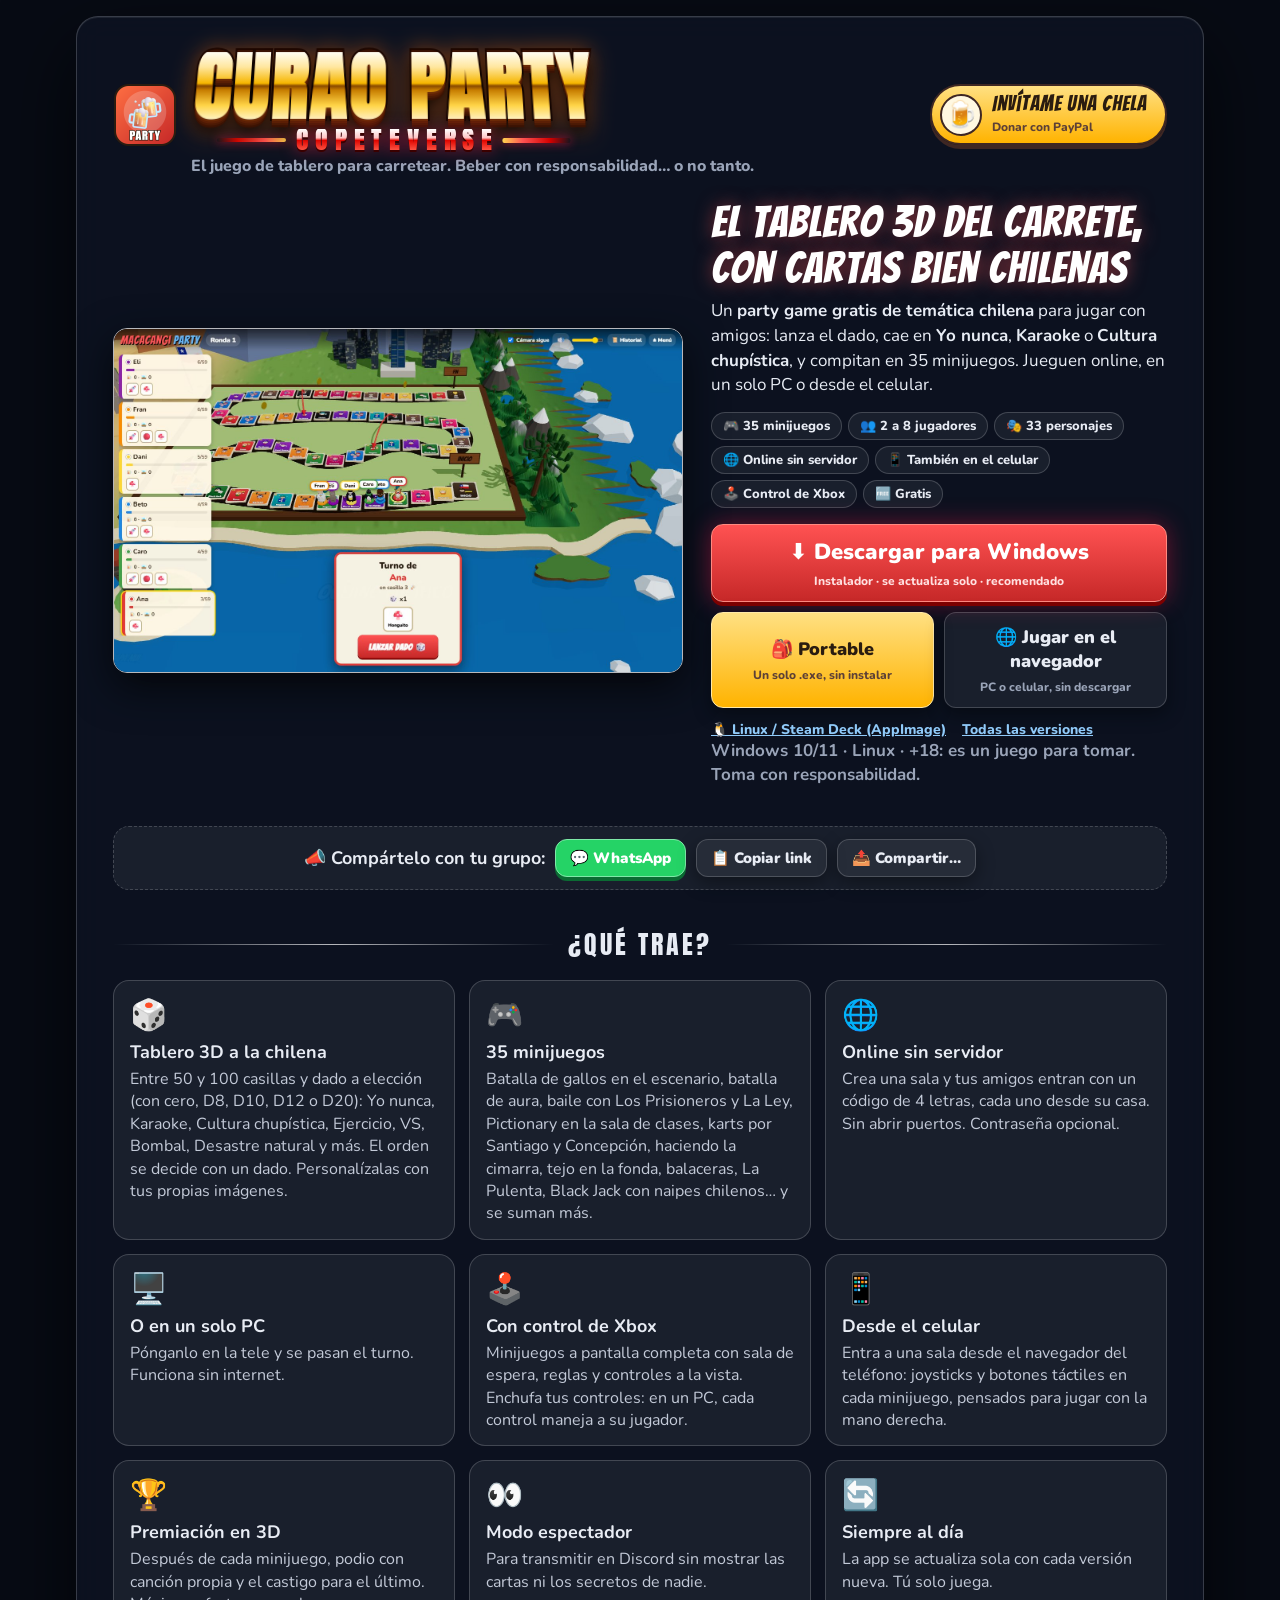
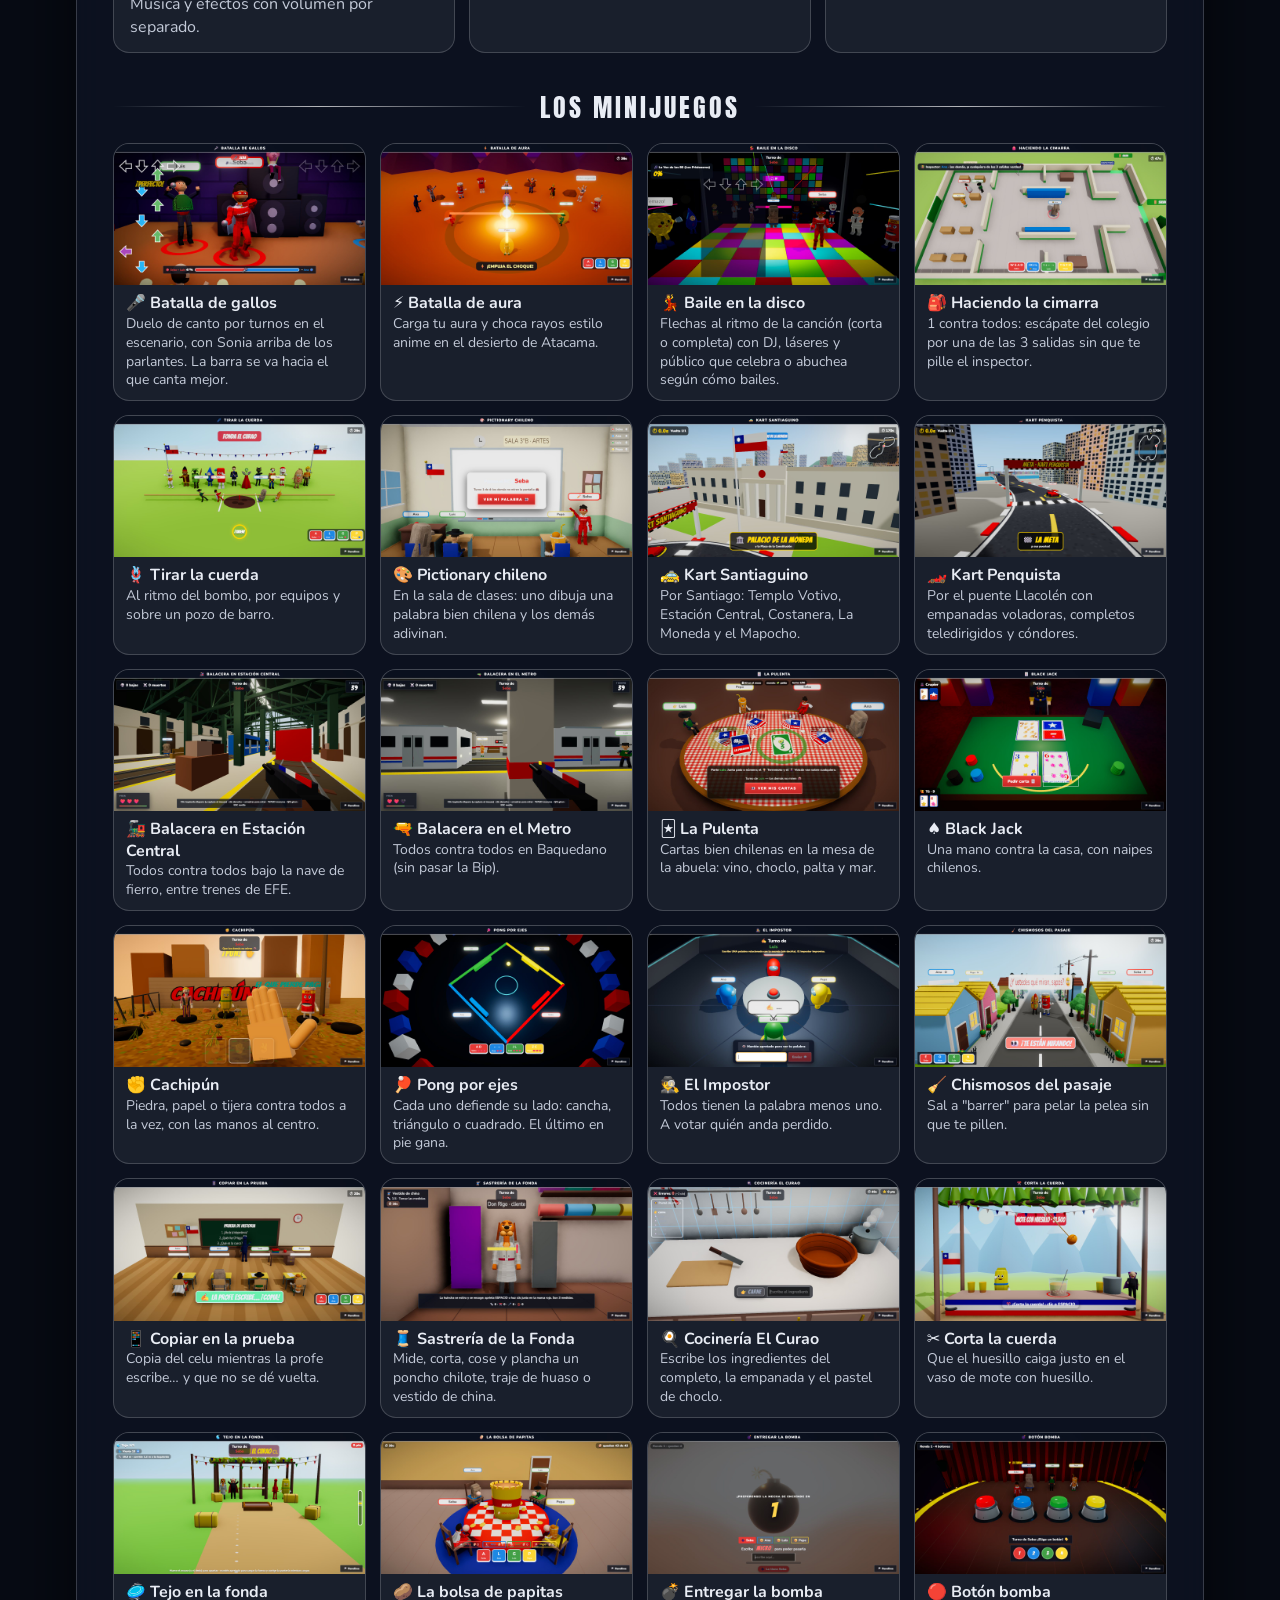
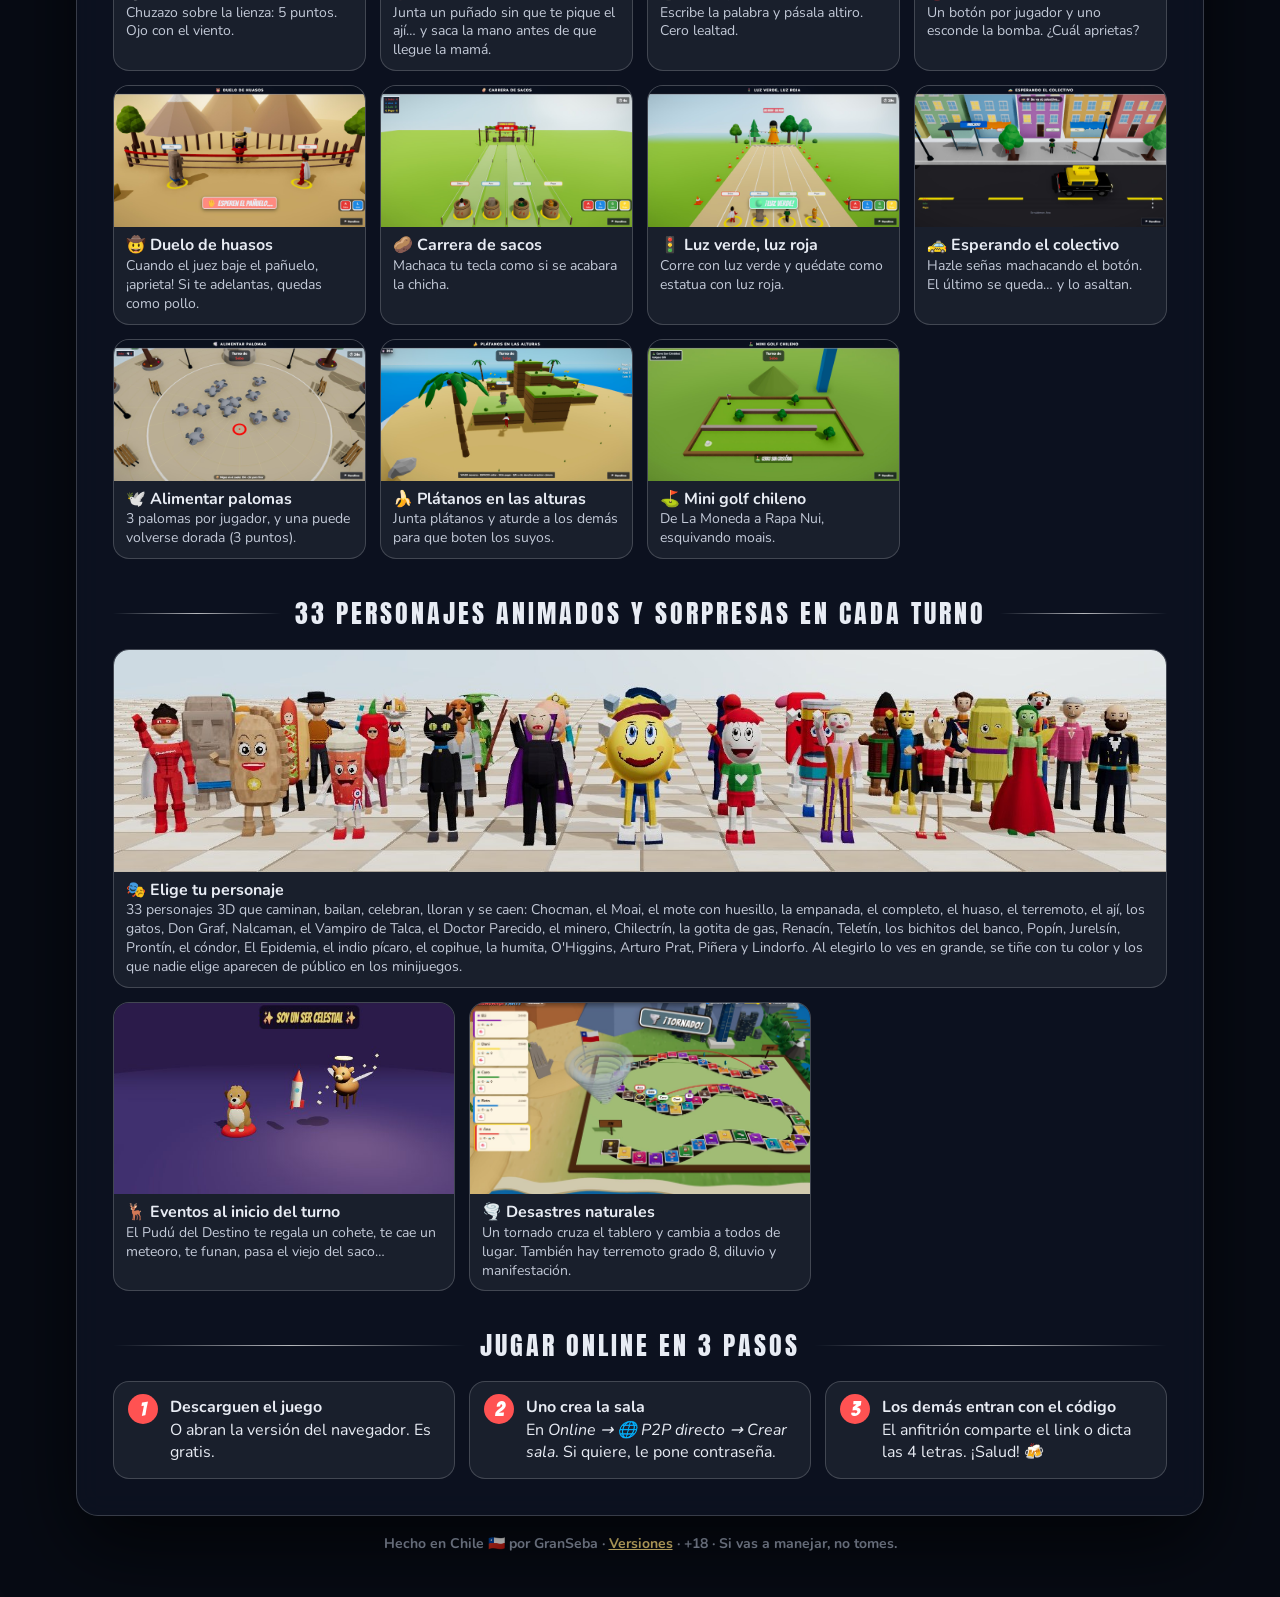
<file: index.html>
<!doctype html>
<!--
  Página para compartir y descargar Curao Party: Copeteverse (raíz del GitHub Pages de sebacondeza/macacangi-releases):
  https://sebacondeza.github.io/macacangi-releases/
  Se publica copiando invite/ a la raíz de ese repo (img/, unirse/ e index.html). La web sin servidor va en jugar/.
-->
<html lang="es">
  <head>
    <meta charset="utf-8" />
    <meta name="viewport" content="width=device-width, initial-scale=1" />
    <title>Curao Party: Copeteverse: party game gratis chileno para carretear</title>
    <meta name="description" content="¿Buscas un party game gratis en Chile? Juega Curao Party: Copeteverse: tablero 3D de temática chilena, 35 minijuegos para jugar con amigos, online o en un PC. Descarga para Windows y Linux." />
    <meta name="robots" content="index, follow" />
    <link rel="canonical" href="https://sebacondeza.github.io/macacangi-releases/" />
    <meta name="google-site-verification" content="C3hAZkJav9RDWLQu-9aS6Bcg-3XktcgtZqG92izZudA" />
    <meta property="og:type" content="website" />
    <meta property="og:locale" content="es_CL" />
    <meta property="og:site_name" content="Curao Party: Copeteverse" />
    <meta property="og:url" content="https://sebacondeza.github.io/macacangi-releases/" />
    <meta property="og:title" content="Curao Party: Copeteverse: party game gratis chileno para carretear" />
    <meta property="og:description" content="Party game gratis de temática chilena: 35 minijuegos para jugar con amigos, online o en un PC. Descarga para Windows y Linux." />
    <meta property="og:image" content="https://sebacondeza.github.io/macacangi-releases/img/tablero.jpg" />
    <meta name="twitter:card" content="summary_large_image" />
    <meta name="twitter:title" content="Curao Party: Copeteverse: party game gratis chileno para carretear" />
    <meta name="twitter:description" content="Party game gratis de temática chilena: 35 minijuegos para jugar con amigos, online o en un PC. Descarga para Windows y Linux." />
    <meta name="twitter:image" content="https://sebacondeza.github.io/macacangi-releases/img/tablero.jpg" />
    <script type="application/ld+json">
      {
        "@context": "https://schema.org",
        "@type": "SoftwareApplication",
        "name": "Curao Party: Copeteverse",
        "description": "Party game gratis de temática chilena para jugar con amigos: tablero 3D, 35 minijuegos y modos local, online y navegador.",
        "url": "https://sebacondeza.github.io/macacangi-releases/",
        "applicationCategory": "GameApplication",
        "operatingSystem": ["Windows 10", "Windows 11", "Linux", "Web browser"],
        "inLanguage": "es-CL",
        "offers": {
          "@type": "Offer",
          "price": "0",
          "priceCurrency": "USD"
        }
      }
    </script>
    <link rel="icon" href="icon.png" />
    <link rel="preconnect" href="https://fonts.googleapis.com" />
    <link rel="preconnect" href="https://fonts.gstatic.com" crossorigin />
    <link href="https://fonts.googleapis.com/css2?family=Anton&family=Bangers&family=Nunito:wght@600;800;900&display=swap" rel="stylesheet" />
    <style>
      /* tema "consola" (igual que el juego): vidrio oscuro azulado, texto claro, líneas blancas finas */
      :root {
        --bg: #070b14;
        --ink: #e8ecf4;
        --muted: #9aa4b8;
        --panel: rgba(13, 19, 34, 0.86);
        --surface: rgba(255, 255, 255, 0.06);
        --surface2: rgba(255, 255, 255, 0.1);
        --line: rgba(255, 255, 255, 0.18);
        --line-strong: rgba(255, 255, 255, 0.7);
        --red: #ff5252;
        --blue: #64b5f6;
        --gold: #ffb300;
      }
      * { box-sizing: border-box; }
      html { scroll-behavior: smooth; background: var(--bg); }
      body { margin: 0; font-family: Nunito, system-ui, 'Segoe UI', sans-serif; color: var(--ink); background: var(--bg); min-height: 100vh; overflow-x: hidden; }
      /* fondo animado (como el del menú del juego) */
      .bg { position: fixed; inset: 0; z-index: -1; overflow: hidden; background: #0a0618; }
      .bg i { position: absolute; width: 60vmax; height: 60vmax; border-radius: 50%; filter: blur(70px); opacity: 0.55; animation: drift 22s ease-in-out infinite alternate; }
      .bg i:nth-child(1) { background: #d52b1e; left: -18vmax; top: -22vmax; }
      .bg i:nth-child(2) { background: #1a3fb8; right: -20vmax; bottom: -25vmax; animation-delay: -7s; }
      .bg i:nth-child(3) { background: #5b1fa8; left: 30vw; top: 35vh; width: 40vmax; height: 40vmax; opacity: 0.35; animation-delay: -13s; }
      .bg::after { content: ''; position: absolute; inset: 0; background: radial-gradient(ellipse at center, transparent 30%, #05030dcc 100%), repeating-linear-gradient(0deg, #ffffff05 0 1px, transparent 1px 4px); }
      @keyframes drift { 0% { transform: translate(0, 0) scale(1); } 100% { transform: translate(8vw, 6vh) scale(1.15); } }
      @media (prefers-reduced-motion: reduce) { .bg i { animation: none; } }
      a { color: #90caf9; }
      .wrap { max-width: 1160px; margin: 0 auto; padding: 16px; }
      .card { background: var(--panel); border: 1px solid var(--line); border-radius: 22px; box-shadow: 0 30px 80px #000a, inset 0 1px 0 #ffffff14; padding: clamp(18px, 3vw, 36px); backdrop-filter: blur(14px); -webkit-backdrop-filter: blur(14px); }
      .bangers { font-family: Bangers, Impact, sans-serif; font-weight: 400; letter-spacing: 1px; }

      /* encabezado */
      header { display: flex; align-items: center; justify-content: space-between; gap: 16px; flex-wrap: wrap; }
      .brand { display: flex; align-items: center; gap: 14px; text-decoration: none; color: inherit; }
      .brand img { width: 64px; height: 64px; border-radius: 16px; }
      .brand h1 { margin: 0; font-size: clamp(36px, 6vw, 58px); line-height: 1; color: var(--red); text-shadow: 3px 3px 0 #fff, 5px 5px 0 var(--ink); }
      .brand h1 span { color: var(--blue); }
      .brand p { margin: 4px 0 0; color: var(--muted); font-weight: 800; }

      /* botón de donar (igual que en el juego) */
      .donate {
        display: inline-flex; align-items: center; gap: 10px; text-decoration: none; color: var(--ink);
        background: linear-gradient(180deg, #ffe082, #ffb300); border: 2px solid #3e2723; border-radius: 99px; color: #2a1c10;
        padding: 6px 18px 6px 8px; box-shadow: 0 4px 0 #3e2723; animation: breathe 2.4s ease-in-out infinite;
      }
      .donate .mug { display: grid; place-items: center; width: 42px; height: 42px; font-size: 26px; background: #fff8e1; border: 2px solid #3e2723; border-radius: 50%; animation: cheers 2.4s ease-in-out infinite; }
      .donate b { font-family: Bangers, Impact, sans-serif; font-weight: 400; font-size: 21px; letter-spacing: 1px; display: block; line-height: 1.1; }
      .donate small { font-size: 12px; font-weight: 800; color: #5d4037; }
      .donate:hover { animation-play-state: paused; transform: scale(1.05); }
      @keyframes breathe { 0%, 100% { transform: scale(1); box-shadow: 0 4px 0 #3e2723, 0 0 0 0 #ffb30000; } 50% { transform: scale(1.06); box-shadow: 0 4px 0 #3e2723, 0 0 0 10px #ffb30055; } }
      @keyframes cheers { 0%, 60%, 100% { transform: rotate(0); } 70% { transform: rotate(-14deg); } 80% { transform: rotate(10deg); } 90% { transform: rotate(-6deg); } }
      @media (prefers-reduced-motion: reduce) { .donate, .donate .mug { animation: none; } }

      /* portada */
      .hero { display: grid; grid-template-columns: 1.25fr 1fr; gap: 28px; align-items: center; margin-top: 22px; }
      .shot { width: 100%; display: block; border-radius: 14px; border: 1px solid var(--line-strong); box-shadow: 0 14px 40px #000a; }
      .pitch h2 { margin: 0 0 8px; font-size: clamp(30px, 4vw, 44px); line-height: 1.05; color: #fff; text-shadow: 0 0 18px #ff525288; }
      .pitch p { margin: 0 0 14px; font-size: 17px; line-height: 1.45; }
      .tags { display: flex; flex-wrap: wrap; gap: 6px; margin-bottom: 16px; }
      .tag { background: var(--surface); border: 1px solid var(--line); border-radius: 99px; padding: 4px 11px; font-weight: 800; font-size: 13px; }

      .btn { display: flex; align-items: center; justify-content: center; gap: 6px; flex-direction: column; text-align: center; text-decoration: none; color: var(--ink); border: 1px solid var(--line); border-radius: 12px; box-shadow: 0 6px 18px #0006; padding: 12px 14px; font-weight: 900; font-size: 18px; cursor: pointer; background: var(--surface); font-family: inherit; transition: background 0.15s, border-color 0.15s, transform 0.1s; }
      .btn:hover { background: var(--surface2); border-color: var(--line-strong); }
      .btn small { font-size: 12px; font-weight: 800; color: var(--muted); }
      .btn:active { transform: translateY(2px); }
      .btn.main { background: linear-gradient(#ff5252, #c62828); color: #fff; border-color: #ff8a80; box-shadow: 0 4px 0 #7f0000, 0 0 24px #ff174466; }
      .btn.main:hover { background: linear-gradient(#ff6b6b, #d32f2f); }
      .btn.main small { color: #ffe0e0; }
      .btn.gold { background: linear-gradient(#ffe082, #ffb300); color: #2a1c10; border-color: #ffe9a8; }
      .btn.gold:hover { background: linear-gradient(#ffecb3, #ffc107); }
      .btn.gold small { color: #5d4037; }
      .downloads { display: grid; grid-template-columns: 1fr 1fr; gap: 10px; }
      .downloads .btn.main { grid-column: 1 / -1; font-size: 22px; }
      .alt-links { display: flex; flex-wrap: wrap; gap: 8px 16px; margin-top: 12px; font-weight: 800; font-size: 14px; }
      .note { color: var(--muted); font-size: 13px; font-weight: 700; margin: 10px 0 0; }
      #dlNote { color: #81c784; }

      /* compartir */
      .share { margin-top: 24px; display: flex; align-items: center; gap: 10px; flex-wrap: wrap; justify-content: center; background: var(--surface); border: 1px dashed var(--line); border-radius: 16px; padding: 12px; }
      .share b { font-size: 18px; }
      .share .btn { flex-direction: row; font-size: 15px; padding: 8px 14px; }
      .btn.wa { background: #25d366; color: #fff; border-color: #7fe9a8; box-shadow: 0 4px 0 #0b6b33; }
      .btn.wa:hover { background: #2ee673; }

      /* secciones */
      section { margin-top: 34px; }
      section > h2 { display: flex; align-items: center; gap: 14px; font-family: Anton, Impact, sans-serif; font-weight: 400; letter-spacing: 3px; text-transform: uppercase; font-size: clamp(20px, 3vw, 26px); margin: 0 0 16px; text-align: center; }
      section > h2::before, section > h2::after { content: ''; flex: 1; height: 1px; background: linear-gradient(90deg, transparent, var(--line-strong), transparent); }
      .features { display: grid; grid-template-columns: repeat(3, 1fr); gap: 14px; }
      .feature { background: var(--surface); border: 1px solid var(--line); border-radius: 16px; padding: 14px 16px; }
      .feature .ico { font-size: 30px; }
      .feature h3 { margin: 4px 0 4px; font-size: 18px; }
      .feature p { margin: 0; color: #c3cad8; line-height: 1.4; }
      .gallery { display: grid; grid-template-columns: repeat(3, 1fr); gap: 14px; }
      .gallery.games { grid-template-columns: repeat(4, 1fr); }
      @media (max-width: 1100px) { .gallery.games { grid-template-columns: repeat(3, 1fr); } }
      .gallery figure { margin: 0; background: var(--surface); border: 1px solid var(--line); border-radius: 16px; overflow: hidden; }
      .gallery img { width: 100%; height: auto; aspect-ratio: 16 / 9; object-fit: cover; display: block; }
      .gallery figure { transition: transform 0.15s, border-color 0.15s; }
      .gallery figure:hover { transform: translateY(-3px); border-color: var(--line-strong); }
      .gallery figcaption { padding: 8px 12px 10px; font-size: 14px; line-height: 1.35; color: #c3cad8; }
      .gallery figcaption b { display: block; font-size: 16px; color: var(--ink); }
      .gallery figure.wide { grid-column: 1 / -1; }
      .gallery figure.wide img { aspect-ratio: auto; object-fit: contain; background: #0b1220; }
      .steps { display: grid; grid-template-columns: repeat(3, 1fr); gap: 14px; counter-reset: s; }
      .step { background: var(--surface); border: 1px solid var(--line); border-radius: 16px; padding: 14px 16px 14px 56px; position: relative; line-height: 1.4; }
      .step::before { counter-increment: s; content: counter(s); position: absolute; left: 14px; top: 12px; width: 30px; height: 30px; border-radius: 50%; background: var(--red); color: #fff; font: 400 20px/30px Bangers, Impact, sans-serif; text-align: center; }
      .news { background: var(--surface); border: 1px solid var(--line); border-radius: 16px; padding: 14px 18px; }
      .news h3 { margin: 0 0 6px; }
      .news ul { margin: 0; padding-left: 20px; line-height: 1.45; }
      footer { text-align: center; color: var(--muted); font-weight: 700; font-size: 14px; padding: 18px 8px 28px; }
      footer a { color: #ffe082; }

      @media (max-width: 900px) {
        .hero { grid-template-columns: 1fr; }
        .features, .gallery, .gallery.games, .steps { grid-template-columns: 1fr 1fr; }
      }
      @media (max-width: 560px) {
        header { justify-content: center; }
        .brand img { width: 52px; height: 52px; }
        .features, .gallery, .gallery.games, .steps, .downloads { grid-template-columns: 1fr; }
      }
      .brand-sub { display: block; font-size: 0.45em; letter-spacing: 3px; color: #ffd54f; line-height: 1; }
          /* Logo épico (igual que en el juego) */
      .epic-h1 { margin: 0; line-height: 1; }
      .epic-logo { --fs: clamp(40px, 7vw, 76px); display: inline-flex; flex-direction: column; align-items: center; line-height: 0.9; perspective: 600px; text-shadow: none; letter-spacing: 0; color: inherit; }
      .epic-logo.xl { --fs: clamp(56px, 11vw, 140px); }
      .epic-logo.sm { --fs: 30px; }
      .epic-main {
        display: grid; font-family: Anton, Impact, sans-serif; font-size: var(--fs); letter-spacing: 0.04em; white-space: nowrap;
        transform: rotateX(16deg) scaleY(1.08); transform-origin: 50% 100%;
        filter: drop-shadow(0 0 calc(var(--fs) * 0.14) #ff6a0070);
      }
      .epic-logo .epic-main > span { grid-area: 1 / 1; }
      /* relieve: contorno oscuro + extrusión hacia abajo (detrás) */
      .epic-logo .epic-back {
        color: #3a1203; -webkit-text-stroke: calc(var(--fs) * 0.05) #1e0801; paint-order: stroke fill;
        text-shadow: 0 2px 0 #6b2a06, 0 4px 0 #5b1f05, 0 6px 0 #4a1904, 0 8px 0 #3a1203, 0 calc(var(--fs) * 0.14) calc(var(--fs) * 0.2) #000d;
      }
      /* metal dorado (adelante) */
      .epic-logo .epic-front {
        color: transparent; -webkit-background-clip: text; background-clip: text;
        background-image: linear-gradient(180deg, #fffdf2 0%, #ffe7a0 22%, #f6b600 46%, #8a4a00 50%, #c77d00 56%, #ffd447 78%, #fff6cf 100%);
      }
      /* brillo que recorre las letras */
      .epic-logo .epic-shine {
        color: transparent; -webkit-background-clip: text; background-clip: text;
        background-image: linear-gradient(105deg, transparent 42%, #ffffffe6 50%, transparent 58%); background-size: 300% 100%;
        animation: epic-shine 4.5s 0.8s ease-in-out infinite;
      }
      @keyframes epic-shine { 0% { background-position: 120% 0; } 35%, 100% { background-position: -40% 0; } }
      .epic-sub { display: flex; align-items: center; gap: calc(var(--fs) * 0.14); margin-top: calc(var(--fs) * 0.1); }
      .epic-sub i { display: block; width: calc(var(--fs) * 0.9); height: calc(var(--fs) * 0.06); border-radius: 2px; background: linear-gradient(90deg, transparent, #d50000 30%, #ff5252 70%, #ffd54f); box-shadow: 0 0 10px #ff1744aa; }
      .epic-sub i:last-child { transform: scaleX(-1); }
      .epic-logo .epic-sub span {
        font-family: Anton, Impact, sans-serif; font-size: calc(var(--fs) * 0.32); letter-spacing: 0.32em; margin-right: -0.32em; white-space: nowrap;
        color: transparent; -webkit-background-clip: text; background-clip: text;
        background-image: linear-gradient(180deg, #ffffff 0%, #ffc4c4 40%, #e10600 52%, #ff5a4a 100%);
        filter: drop-shadow(0 2px 0 #3a0000) drop-shadow(0 0 8px #ff174488);
      }
      .epic-logo.sm .epic-sub { margin-top: 2px; }
      .epic-logo.sm .epic-sub i { display: none; }
      .epic-logo.sm .epic-main { transform: none; }
    </style>
  </head>
  <body>
    <div class="bg" aria-hidden="true"><i></i><i></i><i></i></div>
    <div class="wrap">
      <main class="card">
        <header>
          <a class="brand" href="./">
            <img src="icon.png" alt="" />
            <div>
              <h1 class="epic-h1"><div class="epic-logo" role="img" aria-label="Curao Party: Copeteverse"><div class="epic-main" aria-hidden="true"><span class="epic-back">CURAO PARTY</span><span class="epic-front">CURAO PARTY</span><span class="epic-shine">CURAO PARTY</span></div><div class="epic-sub" aria-hidden="true"><i></i><span>COPETEVERSE</span><i></i></div></div></h1>
              <p>El juego de tablero para carretear. Beber con responsabilidad… o no tanto.</p>
            </div>
          </a>
          <a class="donate" href="https://paypal.me/scondeza" target="_blank" rel="noreferrer" title="Si te gustó el juego, invítame una chela (PayPal)">
            <span class="mug" aria-hidden="true">🍺</span>
            <span><b>Invítame una chela</b><small>Donar con PayPal</small></span>
          </a>
        </header>

        <div class="hero">
          <img class="shot" src="img/tablero.jpg" alt="El tablero 3D de Curao Party: Copeteverse con las fichas, las casillas y el mapa de Chile" />
          <div class="pitch">
            <h2 class="bangers">El tablero 3D del carrete, con cartas bien chilenas</h2>
            <p>Un <b>party game gratis de temática chilena</b> para jugar con amigos: lanza el dado, cae en <b>Yo nunca</b>, <b>Karaoke</b> o <b>Cultura chupística</b>, y compitan en 35 minijuegos. Jueguen online, en un solo PC o desde el celular.</p>
            <div class="tags">
              <span class="tag">🎮 35 minijuegos</span>
              <span class="tag">👥 2 a 8 jugadores</span>
              <span class="tag">🎭 33 personajes</span>
              <span class="tag">🌐 Online sin servidor</span>
              <span class="tag">📱 También en el celular</span>
              <span class="tag">🕹️ Control de Xbox</span>
              <span class="tag">🆓 Gratis</span>
            </div>
            <div class="downloads">
              <a id="dlSetup" class="btn main" href="https://github.com/sebacondeza/macacangi-releases/releases/latest">
                ⬇️ Descargar para Windows<small>Instalador · se actualiza solo · recomendado</small>
              </a>
              <a id="dlPortable" class="btn gold" href="https://github.com/sebacondeza/macacangi-releases/releases/latest">
                🎒 Portable<small>Un solo .exe, sin instalar</small>
              </a>
              <a class="btn" href="jugar/">🌐 Jugar en el navegador<small>PC o celular, sin descargar</small></a>
            </div>
            <div class="alt-links">
              <a id="dlLinux" href="https://github.com/sebacondeza/macacangi-releases/releases/latest">🐧 Linux / Steam Deck (AppImage)</a>
              <a href="https://github.com/sebacondeza/macacangi-releases/releases">Todas las versiones</a>
            </div>
            <p class="note"><span id="ver">Windows 10/11 · Linux</span> · +18: es un juego para tomar. Toma con responsabilidad.</p>
            <p id="dlNote" class="note" hidden>✅ La descarga empezó. Si Windows avisa que es una app poco común, toca <b>Más información → Ejecutar de todas formas</b>.</p>
          </div>
        </div>

        <div class="share">
          <b>📣 Compártelo con tu grupo:</b>
          <a class="btn wa" id="wa" href="#" target="_blank" rel="noreferrer">💬 WhatsApp</a>
          <button class="btn" id="copy" type="button">📋 Copiar link</button>
          <button class="btn" id="native" type="button" hidden>📤 Compartir…</button>
        </div>

        <section>
          <h2>¿Qué trae?</h2>
          <div class="features">
            <div class="feature"><div class="ico">🎲</div><h3>Tablero 3D a la chilena</h3><p>Entre 50 y 100 casillas y dado a elección (con cero, D8, D10, D12 o D20): Yo nunca, Karaoke, Cultura chupística, Ejercicio, VS, Bombal, Desastre natural y más. El orden se decide con un dado. Personalízalas con tus propias imágenes.</p></div>
            <div class="feature"><div class="ico">🎮</div><h3>35 minijuegos</h3><p>Batalla de gallos en el escenario, batalla de aura, baile con Los Prisioneros y La Ley, Pictionary en la sala de clases, karts por Santiago y Concepción, haciendo la cimarra, tejo en la fonda, balaceras, La Pulenta, Black Jack con naipes chilenos… y se suman más.</p></div>
            <div class="feature"><div class="ico">🌐</div><h3>Online sin servidor</h3><p>Crea una sala y tus amigos entran con un código de 4 letras, cada uno desde su casa. Sin abrir puertos. Contraseña opcional.</p></div>
            <div class="feature"><div class="ico">🖥️</div><h3>O en un solo PC</h3><p>Pónganlo en la tele y se pasan el turno. Funciona sin internet.</p></div>
            <div class="feature"><div class="ico">🕹️</div><h3>Con control de Xbox</h3><p>Minijuegos a pantalla completa con sala de espera, reglas y controles a la vista. Enchufa tus controles: en un PC, cada control maneja a su jugador.</p></div>
            <div class="feature"><div class="ico">📱</div><h3>Desde el celular</h3><p>Entra a una sala desde el navegador del teléfono: joysticks y botones táctiles en cada minijuego, pensados para jugar con la mano derecha.</p></div>
            <div class="feature"><div class="ico">🏆</div><h3>Premiación en 3D</h3><p>Después de cada minijuego, podio con canción propia y el castigo para el último. Música y efectos con volumen por separado.</p></div>
            <div class="feature"><div class="ico">👀</div><h3>Modo espectador</h3><p>Para transmitir en Discord sin mostrar las cartas ni los secretos de nadie.</p></div>
            <div class="feature"><div class="ico">🔄</div><h3>Siempre al día</h3><p>La app se actualiza sola con cada versión nueva. Tú solo juega.</p></div>
          </div>
        </section>

        <section>
          <h2>Los minijuegos</h2>
          <div class="gallery games">
            <figure><a href="img/canto.jpg" target="_blank"><img src="img/canto.jpg" alt="Batalla de gallos" loading="lazy" width="1280" height="720" /></a><figcaption><b>🎤 Batalla de gallos</b>Duelo de canto por turnos en el escenario, con Sonia arriba de los parlantes. La barra se va hacia el que canta mejor.</figcaption></figure>
            <figure><a href="img/aura.jpg" target="_blank"><img src="img/aura.jpg" alt="Batalla de aura" loading="lazy" width="1280" height="720" /></a><figcaption><b>⚡ Batalla de aura</b>Carga tu aura y choca rayos estilo anime en el desierto de Atacama.</figcaption></figure>
            <figure><a href="img/baile.jpg" target="_blank"><img src="img/baile.jpg" alt="Baile en la disco" loading="lazy" width="1280" height="720" /></a><figcaption><b>💃 Baile en la disco</b>Flechas al ritmo de la canción (corta o completa) con DJ, láseres y público que celebra o abuchea según cómo bailes.</figcaption></figure>
            <figure><a href="img/cimarra.jpg" target="_blank"><img src="img/cimarra.jpg" alt="Haciendo la cimarra" loading="lazy" width="1280" height="720" /></a><figcaption><b>🎒 Haciendo la cimarra</b>1 contra todos: escápate del colegio por una de las 3 salidas sin que te pille el inspector.</figcaption></figure>
            <figure><a href="img/tira.jpg" target="_blank"><img src="img/tira.jpg" alt="Tirar la cuerda" loading="lazy" width="1280" height="720" /></a><figcaption><b>🪢 Tirar la cuerda</b>Al ritmo del bombo, por equipos y sobre un pozo de barro.</figcaption></figure>
            <figure><a href="img/pictionary.jpg" target="_blank"><img src="img/pictionary.jpg" alt="Pictionary chileno" loading="lazy" width="1280" height="720" /></a><figcaption><b>🎨 Pictionary chileno</b>En la sala de clases: uno dibuja una palabra bien chilena y los demás adivinan.</figcaption></figure>
            <figure><a href="img/kart-santiago.jpg" target="_blank"><img src="img/kart-santiago.jpg" alt="Kart Santiaguino" loading="lazy" width="1280" height="720" /></a><figcaption><b>🚕 Kart Santiaguino</b>Por Santiago: Templo Votivo, Estación Central, Costanera, La Moneda y el Mapocho.</figcaption></figure>
            <figure><a href="img/kart-concepcion.jpg" target="_blank"><img src="img/kart-concepcion.jpg" alt="Kart Penquista" loading="lazy" width="1280" height="720" /></a><figcaption><b>🏎️ Kart Penquista</b>Por el puente Llacolén con empanadas voladoras, completos teledirigidos y cóndores.</figcaption></figure>
            <figure><a href="img/balacera-estacion.jpg" target="_blank"><img src="img/balacera-estacion.jpg" alt="Balacera en Estación Central" loading="lazy" width="1280" height="720" /></a><figcaption><b>🚂 Balacera en Estación Central</b>Todos contra todos bajo la nave de fierro, entre trenes de EFE.</figcaption></figure>
            <figure><a href="img/metro.jpg" target="_blank"><img src="img/metro.jpg" alt="Balacera en el Metro" loading="lazy" width="1280" height="720" /></a><figcaption><b>🔫 Balacera en el Metro</b>Todos contra todos en Baquedano (sin pasar la Bip).</figcaption></figure>
            <figure><a href="img/pulenta.jpg" target="_blank"><img src="img/pulenta.jpg" alt="La Pulenta" loading="lazy" width="1280" height="720" /></a><figcaption><b>🃏 La Pulenta</b>Cartas bien chilenas en la mesa de la abuela: vino, choclo, palta y mar.</figcaption></figure>
            <figure><a href="img/blackjack.jpg" target="_blank"><img src="img/blackjack.jpg" alt="Black Jack" loading="lazy" width="1280" height="720" /></a><figcaption><b>♠️ Black Jack</b>Una mano contra la casa, con naipes chilenos.</figcaption></figure>
            <figure><a href="img/cachipun.jpg" target="_blank"><img src="img/cachipun.jpg" alt="Cachipún" loading="lazy" width="1280" height="720" /></a><figcaption><b>✊ Cachipún</b>Piedra, papel o tijera contra todos a la vez, con las manos al centro.</figcaption></figure>
            <figure><a href="img/pong.jpg" target="_blank"><img src="img/pong.jpg" alt="Pong por ejes" loading="lazy" width="1280" height="720" /></a><figcaption><b>🏓 Pong por ejes</b>Cada uno defiende su lado: cancha, triángulo o cuadrado. El último en pie gana.</figcaption></figure>
            <figure><a href="img/impostor.jpg" target="_blank"><img src="img/impostor.jpg" alt="El Impostor" loading="lazy" width="1280" height="720" /></a><figcaption><b>🕵️ El Impostor</b>Todos tienen la palabra menos uno. A votar quién anda perdido.</figcaption></figure>
            <figure><a href="img/chismosos.jpg" target="_blank"><img src="img/chismosos.jpg" alt="Chismosos del pasaje" loading="lazy" width="1280" height="720" /></a><figcaption><b>🧹 Chismosos del pasaje</b>Sal a "barrer" para pelar la pelea sin que te pillen.</figcaption></figure>
            <figure><a href="img/copiar.jpg" target="_blank"><img src="img/copiar.jpg" alt="Copiar en la prueba" loading="lazy" width="1280" height="720" /></a><figcaption><b>📱 Copiar en la prueba</b>Copia del celu mientras la profe escribe… y que no se dé vuelta.</figcaption></figure>
            <figure><a href="img/sastreria.jpg" target="_blank"><img src="img/sastreria.jpg" alt="Sastrería de la Fonda" loading="lazy" width="1280" height="720" /></a><figcaption><b>🧵 Sastrería de la Fonda</b>Mide, corta, cose y plancha un poncho chilote, traje de huaso o vestido de china.</figcaption></figure>
            <figure><a href="img/cocina.jpg" target="_blank"><img src="img/cocina.jpg" alt="Cocinería El Curao" loading="lazy" width="1280" height="720" /></a><figcaption><b>🍳 Cocinería El Curao</b>Escribe los ingredientes del completo, la empanada y el pastel de choclo.</figcaption></figure>
            <figure><a href="img/cuerda.jpg" target="_blank"><img src="img/cuerda.jpg" alt="Corta la cuerda" loading="lazy" width="1280" height="720" /></a><figcaption><b>✂️ Corta la cuerda</b>Que el huesillo caiga justo en el vaso de mote con huesillo.</figcaption></figure>
            <figure><a href="img/tejo.jpg" target="_blank"><img src="img/tejo.jpg" alt="Tejo en la fonda" loading="lazy" width="1280" height="720" /></a><figcaption><b>🥏 Tejo en la fonda</b>Chuzazo sobre la lienza: 5 puntos. Ojo con el viento.</figcaption></figure>
            <figure><a href="img/papas.jpg" target="_blank"><img src="img/papas.jpg" alt="La bolsa de papitas" loading="lazy" width="1280" height="720" /></a><figcaption><b>🥔 La bolsa de papitas</b>Junta un puñado sin que te pique el ají… y saca la mano antes de que llegue la mamá.</figcaption></figure>
            <figure><a href="img/bomba.jpg" target="_blank"><img src="img/bomba.jpg" alt="Entregar la bomba" loading="lazy" width="1280" height="720" /></a><figcaption><b>💣 Entregar la bomba</b>Escribe la palabra y pásala altiro. Cero lealtad.</figcaption></figure>
            <figure><a href="img/botones.jpg" target="_blank"><img src="img/botones.jpg" alt="Botón bomba" loading="lazy" width="1280" height="720" /></a><figcaption><b>🔴 Botón bomba</b>Un botón por jugador y uno esconde la bomba. ¿Cuál aprietas?</figcaption></figure>
            <figure><a href="img/duelo.jpg" target="_blank"><img src="img/duelo.jpg" alt="Duelo de huasos" loading="lazy" width="1280" height="720" /></a><figcaption><b>🤠 Duelo de huasos</b>Cuando el juez baje el pañuelo, ¡aprieta! Si te adelantas, quedas como pollo.</figcaption></figure>
            <figure><a href="img/sacos.jpg" target="_blank"><img src="img/sacos.jpg" alt="Carrera de sacos" loading="lazy" width="1280" height="720" /></a><figcaption><b>🥔 Carrera de sacos</b>Machaca tu tecla como si se acabara la chicha.</figcaption></figure>
            <figure><a href="img/luzverde.jpg" target="_blank"><img src="img/luzverde.jpg" alt="Luz verde, luz roja" loading="lazy" width="1280" height="720" /></a><figcaption><b>🚦 Luz verde, luz roja</b>Corre con luz verde y quédate como estatua con luz roja.</figcaption></figure>
            <figure><a href="img/colectivo.jpg" target="_blank"><img src="img/colectivo.jpg" alt="Esperando el colectivo" loading="lazy" width="1280" height="720" /></a><figcaption><b>🚕 Esperando el colectivo</b>Hazle señas machacando el botón. El último se queda… y lo asaltan.</figcaption></figure>
            <figure><a href="img/palomas.jpg" target="_blank"><img src="img/palomas.jpg" alt="Alimentar palomas" loading="lazy" width="1280" height="720" /></a><figcaption><b>🕊️ Alimentar palomas</b>3 palomas por jugador, y una puede volverse dorada (3 puntos).</figcaption></figure>
            <figure><a href="img/platanos.jpg" target="_blank"><img src="img/platanos.jpg" alt="Plátanos en las alturas" loading="lazy" width="1280" height="720" /></a><figcaption><b>🍌 Plátanos en las alturas</b>Junta plátanos y aturde a los demás para que boten los suyos.</figcaption></figure>
            <figure><a href="img/golf.jpg" target="_blank"><img src="img/golf.jpg" alt="Mini golf chileno" loading="lazy" width="1280" height="720" /></a><figcaption><b>⛳ Mini golf chileno</b>De La Moneda a Rapa Nui, esquivando moais.</figcaption></figure>
          </div>
        </section>

        <section>
          <h2>33 personajes animados y sorpresas en cada turno</h2>
          <div class="gallery">
            <figure class="wide"><a href="img/personajes.jpg" target="_blank"><img src="img/personajes.jpg" alt="Los 33 personajes del juego en grupo: Chocman, Moai, Mote con huesillo, Empanada, Completo, Huaso, Terremoto, Ají, gatos, Don Graf, Nalcaman, Vampiro de Talca, Doctor Parecido, Chilectrín, Popín, Jurelsín, Cóndor, Copihue, Humita, O'Higgins, Arturo Prat y más" loading="lazy" width="1520" height="320" /></a><figcaption><b>🎭 Elige tu personaje</b>33 personajes 3D que caminan, bailan, celebran, lloran y se caen: Chocman, el Moai, el mote con huesillo, la empanada, el completo, el huaso, el terremoto, el ají, los gatos, Don Graf, Nalcaman, el Vampiro de Talca, el Doctor Parecido, el minero, Chilectrín, la gotita de gas, Renacín, Teletín, los bichitos del banco, Popín, Jurelsín, Prontín, el cóndor, El Epidemia, el indio pícaro, el copihue, la humita, O'Higgins, Arturo Prat, Piñera y Lindorfo. Al elegirlo lo ves en grande, se tiñe con tu color y los que nadie elige aparecen de público en los minijuegos.</figcaption></figure>
            <figure><a href="img/evento.jpg" target="_blank"><img src="img/evento.jpg" alt="El Pudú del Destino entrega un cohete" loading="lazy" /></a><figcaption><b>🦌 Eventos al inicio del turno</b>El Pudú del Destino te regala un cohete, te cae un meteoro, te funan, pasa el viejo del saco…</figcaption></figure>
            <figure><a href="img/desastre.jpg" target="_blank"><img src="img/desastre.jpg" alt="Un tornado cruza el tablero y levanta a los jugadores" loading="lazy" /></a><figcaption><b>🌪️ Desastres naturales</b>Un tornado cruza el tablero y cambia a todos de lugar. También hay terremoto grado 8, diluvio y manifestación.</figcaption></figure>
          </div>
        </section>

        <section>
          <h2>Jugar online en 3 pasos</h2>
          <div class="steps">
            <div class="step"><b>Descarguen el juego</b><br />O abran la versión del navegador. Es gratis.</div>
            <div class="step"><b>Uno crea la sala</b><br />En <i>Online → 🌐 P2P directo → Crear sala</i>. Si quiere, le pone contraseña.</div>
            <div class="step"><b>Los demás entran con el código</b><br />El anfitrión comparte el link o dicta las 4 letras. ¡Salud! 🍻</div>
          </div>
        </section>

        <section id="novedades" hidden>
          <h2>Novedades</h2>
          <div class="news"><h3 id="newsTitle"></h3><ul id="newsList"></ul></div>
        </section>
      </main>
      <footer>
        Hecho en Chile 🇨🇱 por GranSeba · <a href="https://github.com/sebacondeza/macacangi-releases/releases">Versiones</a> · +18 · Si vas a manejar, no tomes.
      </footer>
    </div>
    <script>
      // Compartir
      const PAGE = 'https://sebacondeza.github.io/macacangi-releases/'
      const MSG = '¡Juguemos Curao Party: Copeteverse! 🍻 El juego de tablero para carretear, gratis: '
      document.getElementById('wa').href = 'https://wa.me/?text=' + encodeURIComponent(MSG + PAGE)
      const copyBtn = document.getElementById('copy')
      copyBtn.addEventListener('click', async () => {
        try {
          await navigator.clipboard.writeText(PAGE)
          copyBtn.textContent = '✅ Link copiado'
        } catch {
          prompt('Copia este link:', PAGE)
        }
        setTimeout(() => (copyBtn.textContent = '📋 Copiar link'), 1800)
      })
      if (navigator.share) {
        const nat = document.getElementById('native')
        nat.hidden = false
        nat.addEventListener('click', () => navigator.share({ title: 'Curao Party: Copeteverse', text: MSG, url: PAGE }).catch(() => {}))
      }

      // Descargas directas de la última versión (sin pasar por la página de GitHub) y sus novedades.
      // Si la consulta falla, los botones siguen llevando a los releases.
      const ASSETS = { dlSetup: /^Curao-Party-Setup-[\d.]+\.exe$/, dlPortable: /-portable\.exe$/, dlLinux: /\.AppImage$/ }
      fetch('https://api.github.com/repos/sebacondeza/macacangi-releases/releases/latest', { headers: { Accept: 'application/vnd.github+json' } })
        .then((r) => (r.ok ? r.json() : Promise.reject(r.status)))
        .then((rel) => {
          const version = String(rel.tag_name || '').replace(/^v/, '')
          document.getElementById('ver').textContent = `Versión ${version} · Windows 10/11 · Linux`
          for (const [id, re] of Object.entries(ASSETS)) {
            const asset = (rel.assets || []).find((a) => re.test(a.name))
            const el = document.getElementById(id)
            if (!asset || !/^https:\/\/github\.com\//.test(asset.browser_download_url)) continue
            el.href = asset.browser_download_url
            el.title = `${asset.name} · ${(asset.size / 1048576).toFixed(0)} MB`
            el.addEventListener('click', () => (document.getElementById('dlNote').hidden = false))
          }
          // novedades de la última versión (como texto, sin HTML)
          const lines = String(rel.body || '')
            .split(/\r?\n/)
            .map((l) => l.trim().replace(/^[-*]\s+/, '').replace(/\*\*|__|`/g, ''))
            .filter((l) => l && !/^#/.test(l))
            .slice(0, 8)
          if (lines.length) {
            document.getElementById('newsTitle').textContent = `Versión ${version}`
            const ul = document.getElementById('newsList')
            for (const l of lines) {
              const li = document.createElement('li')
              li.textContent = l
              ul.appendChild(li)
            }
            document.getElementById('novedades').hidden = false
          }
        })
        .catch(() => {})
    </script>
  </body>
</html>
</file>
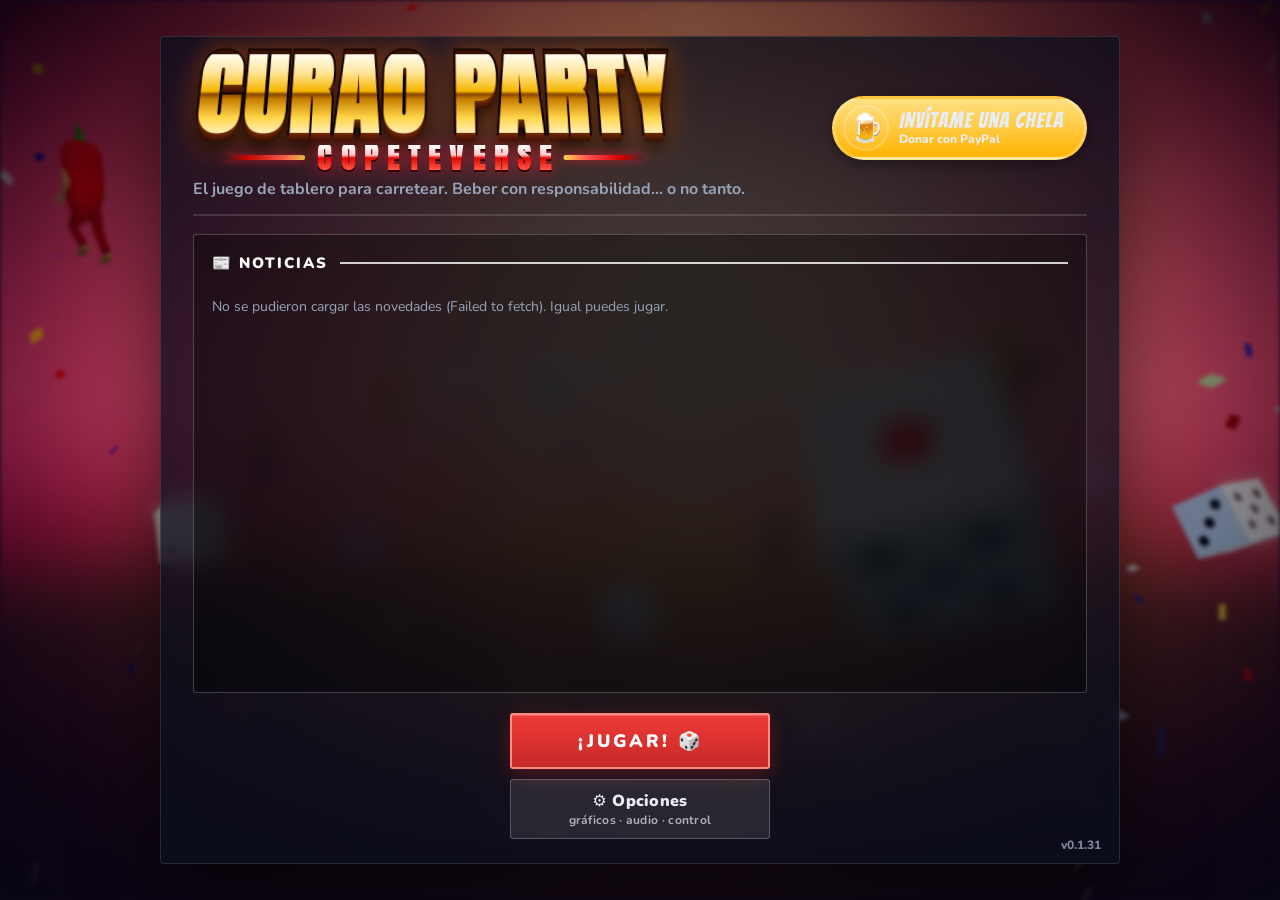
<file: jugar/index.html>
<!doctype html>
<html lang="es">
  <head>
    <meta charset="UTF-8" />
    <meta name="viewport" content="width=device-width, initial-scale=1.0, viewport-fit=cover" />
    <meta name="theme-color" content="#070b14" />
    <meta name="mobile-web-app-capable" content="yes" />
    <meta name="apple-mobile-web-app-capable" content="yes" />
    <meta name="apple-mobile-web-app-status-bar-style" content="black-translucent" />
    <title>Curao Party: Copeteverse</title>
    <script type="module" crossorigin src="./assets/index-ponLt_o9.js"></script>
    <link rel="stylesheet" crossorigin href="./assets/index-tfIE6Fwb.css">
  </head>
  <body>
    <div id="root"></div>
  </body>
</html>
</file>
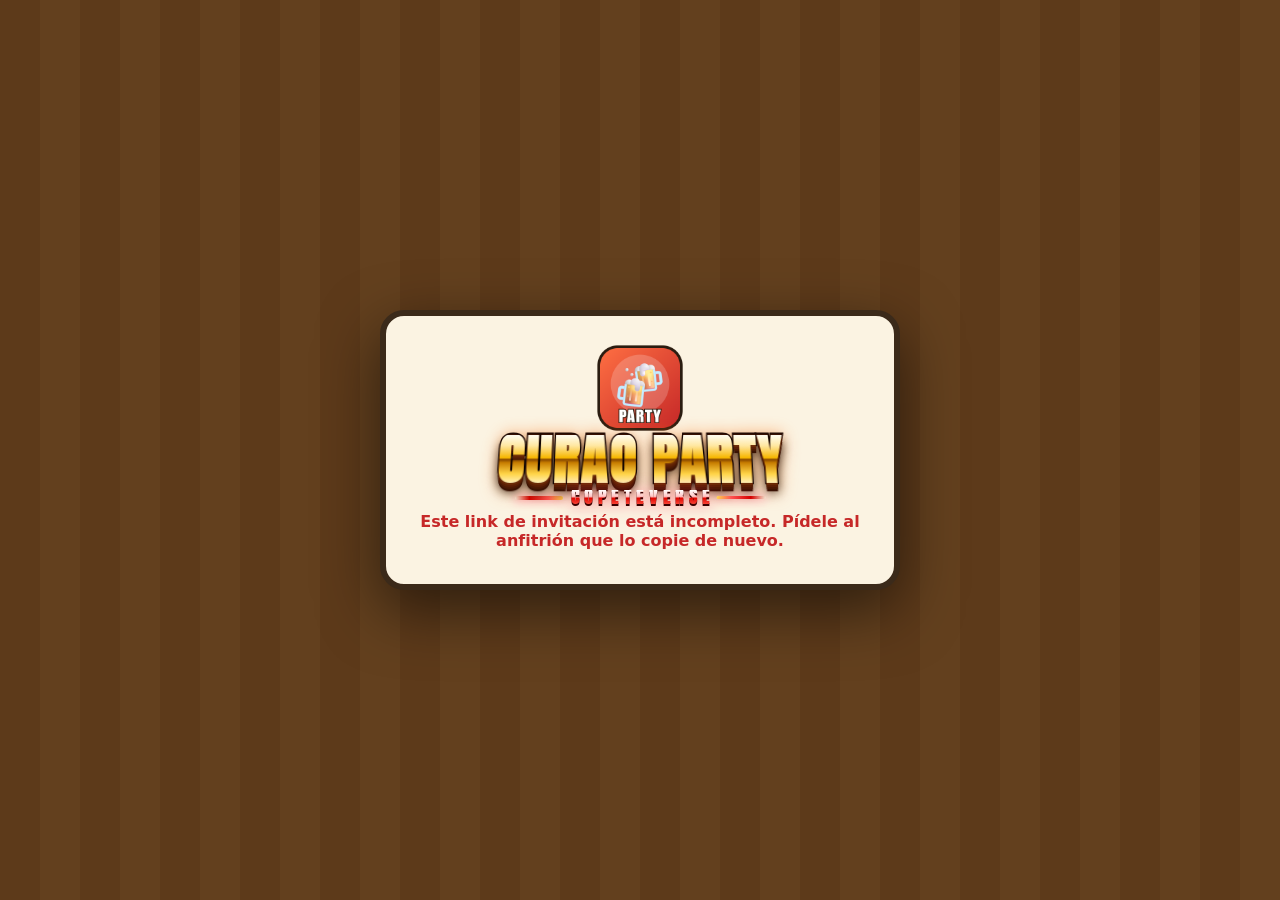
<file: unirse/index.html>
<!doctype html>
<!--
  Página de invitación de Curao Party: Copeteverse (se publica en GitHub Pages de sebacondeza/macacangi-releases).
  Link: https://sebacondeza.github.io/macacangi-releases/unirse/#sala=ABCD&host=192.168.1.20:7777
  Sala P2P directo (sin servidor ni IP): …/unirse/#sala=ABCD&host=p2p
  Sala con contraseña: se agrega &clave=1 (solo el aviso; la contraseña nunca va en el link)
  Solo espectador: se agrega &mirar=1
  Los datos van después del # (no llegan al servidor). Abre macacangi://unirse?sala=…&host=… en el juego.
-->
<html lang="es">
  <head>
    <meta charset="utf-8" />
    <meta name="viewport" content="width=device-width, initial-scale=1" />
    <title>Únete a Curao Party: Copeteverse</title>
    <meta name="description" content="Te invitaron a una partida de Curao Party: Copeteverse, el juego de tablero para carretear." />
    <meta property="og:title" content="¡Te invitaron a Curao Party: Copeteverse! 🍻" />
    <meta property="og:description" content="Toca el link para abrir el juego y entrar a la sala." />
    <meta property="og:image" content="https://sebacondeza.github.io/macacangi-releases/icon.png" />
    <link rel="icon" href="../icon.png" />
    <style>
      :root {
        --bg: #5d3a1a;
        --panel: #fbf3e2;
        --ink: #2a1c10;
        --muted: #7a6650;
        --red: #c62828;
        --blue: #1565c0;
        --line: #c9b58c;
      }
      * { box-sizing: border-box; }
      body {
        margin: 0;
        min-height: 100vh;
        display: grid;
        place-items: center;
        padding: 16px;
        font-family: system-ui, 'Segoe UI', Roboto, sans-serif;
        color: var(--ink);
        background: repeating-linear-gradient(90deg, #5d3a1a 0 40px, #63401e 40px 80px);
      }
      .card {
        width: 100%;
        max-width: 520px;
        background: var(--panel);
        border: 6px solid #3b2a1a;
        border-radius: 24px;
        padding: 28px 24px;
        box-shadow: 0 20px 60px #0008;
        text-align: center;
      }
      img { width: 88px; height: 88px; }
      h1 { margin: 8px 0 4px; font-size: 30px; font-weight: 900; color: var(--red); letter-spacing: 0.5px; }
      h1 span { color: var(--blue); }
      p { margin: 6px 0; }
      .muted { color: var(--muted); font-size: 14px; }
      .room { margin: 18px 0; display: grid; gap: 8px; }
      .room div { display: flex; justify-content: space-between; align-items: center; gap: 12px; background: #fff; border: 2px solid var(--line); border-radius: 12px; padding: 10px 14px; }
      .room b { font-family: ui-monospace, Consolas, monospace; font-size: 20px; color: var(--blue); user-select: all; word-break: break-all; }
      .btn { display: block; width: 100%; margin-top: 10px; padding: 14px 18px; border-radius: 14px; border: 3px solid var(--ink); font-size: 18px; font-weight: 900; text-decoration: none; cursor: pointer; box-shadow: 0 4px 0 var(--ink); }
      .btn.open { background: #e53935; color: #fff; }
      .btn.get { background: #ffd54f; color: var(--ink); margin-top: 0; }
      .btn.get.alt { background: #fff3c4; }
      .btn small { display: block; margin-top: 2px; font-size: 12px; font-weight: 700; color: var(--muted); }
      .get-box { margin-top: 16px; padding: 12px; border: 2px dashed var(--line); border-radius: 16px; background: #fff8; }
      .get-title { margin: 0 0 10px; font-weight: 900; }
      .get-title small { color: var(--muted); font-weight: 700; }
      .get-grid { display: grid; grid-template-columns: 1fr 1fr; gap: 10px; }
      @media (max-width: 420px) { .get-grid { grid-template-columns: 1fr; } }
      .linux { display: inline-block; margin-top: 10px; font-size: 14px; font-weight: 800; color: var(--blue); }
      .btn.web { background: #fff; color: var(--ink); }
      .btn:active { transform: translateY(2px); box-shadow: 0 2px 0 var(--ink); }
      .bad { color: var(--red); font-weight: 700; }
      .lock { background: #f3e5f5; border: 2px solid #6a1b9a; color: #4a148c; border-radius: 12px; padding: 10px 14px; margin: 0 0 12px; }
      .help { margin-top: 18px; text-align: left; font-size: 14px; color: var(--muted); }
      .help li { margin: 4px 0; }
      .brand-sub { display: block; font-size: 0.45em; letter-spacing: 3px; color: #ffd54f; line-height: 1; }
          /* Logo épico (igual que en el juego) */
      .epic-h1 { margin: 0; line-height: 1; }
      .epic-logo { --fs: clamp(36px, 9vw, 54px); display: inline-flex; flex-direction: column; align-items: center; line-height: 0.9; perspective: 600px; text-shadow: none; letter-spacing: 0; color: inherit; }
      .epic-logo.xl { --fs: clamp(56px, 11vw, 140px); }
      .epic-logo.sm { --fs: 30px; }
      .epic-main {
        display: grid; font-family: Anton, Impact, sans-serif; font-size: var(--fs); letter-spacing: 0.04em; white-space: nowrap;
        transform: rotateX(16deg) scaleY(1.08); transform-origin: 50% 100%;
        filter: drop-shadow(0 0 calc(var(--fs) * 0.14) #ff6a0070);
      }
      .epic-logo .epic-main > span { grid-area: 1 / 1; }
      /* relieve: contorno oscuro + extrusión hacia abajo (detrás) */
      .epic-logo .epic-back {
        color: #3a1203; -webkit-text-stroke: calc(var(--fs) * 0.05) #1e0801; paint-order: stroke fill;
        text-shadow: 0 2px 0 #6b2a06, 0 4px 0 #5b1f05, 0 6px 0 #4a1904, 0 8px 0 #3a1203, 0 calc(var(--fs) * 0.14) calc(var(--fs) * 0.2) #000d;
      }
      /* metal dorado (adelante) */
      .epic-logo .epic-front {
        color: transparent; -webkit-background-clip: text; background-clip: text;
        background-image: linear-gradient(180deg, #fffdf2 0%, #ffe7a0 22%, #f6b600 46%, #8a4a00 50%, #c77d00 56%, #ffd447 78%, #fff6cf 100%);
      }
      /* brillo que recorre las letras */
      .epic-logo .epic-shine {
        color: transparent; -webkit-background-clip: text; background-clip: text;
        background-image: linear-gradient(105deg, transparent 42%, #ffffffe6 50%, transparent 58%); background-size: 300% 100%;
        animation: epic-shine 4.5s 0.8s ease-in-out infinite;
      }
      @keyframes epic-shine { 0% { background-position: 120% 0; } 35%, 100% { background-position: -40% 0; } }
      .epic-sub { display: flex; align-items: center; gap: calc(var(--fs) * 0.14); margin-top: calc(var(--fs) * 0.1); }
      .epic-sub i { display: block; width: calc(var(--fs) * 0.9); height: calc(var(--fs) * 0.06); border-radius: 2px; background: linear-gradient(90deg, transparent, #d50000 30%, #ff5252 70%, #ffd54f); box-shadow: 0 0 10px #ff1744aa; }
      .epic-sub i:last-child { transform: scaleX(-1); }
      .epic-logo .epic-sub span {
        font-family: Anton, Impact, sans-serif; font-size: calc(var(--fs) * 0.32); letter-spacing: 0.32em; margin-right: -0.32em; white-space: nowrap;
        color: transparent; -webkit-background-clip: text; background-clip: text;
        background-image: linear-gradient(180deg, #ffffff 0%, #ffc4c4 40%, #e10600 52%, #ff5a4a 100%);
        filter: drop-shadow(0 2px 0 #3a0000) drop-shadow(0 0 8px #ff174488);
      }
      .epic-logo.sm .epic-sub { margin-top: 2px; }
      .epic-logo.sm .epic-sub i { display: none; }
      .epic-logo.sm .epic-main { transform: none; }
    </style>
      <link rel="preconnect" href="https://fonts.googleapis.com" />
    <link href="https://fonts.googleapis.com/css2?family=Anton&display=swap" rel="stylesheet" />
  </head>
  <body>
    <main class="card">
      <img src="../icon.png" alt="" />
      <h1 class="epic-h1"><div class="epic-logo" role="img" aria-label="Curao Party: Copeteverse"><div class="epic-main" aria-hidden="true"><span class="epic-back">CURAO PARTY</span><span class="epic-front">CURAO PARTY</span><span class="epic-shine">CURAO PARTY</span></div><div class="epic-sub" aria-hidden="true"><i></i><span>COPETEVERSE</span><i></i></div></div></h1>
      <div id="ok" hidden>
        <p id="inviteText">¡Te invitaron a una partida!</p>
        <div class="room">
          <div><span>Sala</span><b id="code"></b></div>
          <div><span id="hostLabel">IP del anfitrión</span><b id="host"></b></div>
        </div>
        <p id="locked" class="lock" hidden>🔒 Esta sala tiene <b>contraseña</b>. No va en el link: pídesela al anfitrión y escríbela en el juego al entrar.</p>
        <a id="open" class="btn open" href="#">🎲 Abrir el juego y unirme</a>
        <p class="muted">Si tu navegador pregunta, permite abrir <b>Curao Party: Copeteverse</b>.</p>
        <section class="get-box">
          <p class="get-title">⬇️ ¿No lo tienes? Descárgalo <small id="ver"></small></p>
          <div class="get-grid">
            <a id="dlSetup" class="btn get" href="https://github.com/sebacondeza/macacangi-releases/releases/latest">
              💿 Instalador<small>Windows · se actualiza solo · recomendado</small>
            </a>
            <a id="dlPortable" class="btn get alt" href="https://github.com/sebacondeza/macacangi-releases/releases/latest">
              🎒 Portable<small>Windows · un solo .exe, sin instalar</small>
            </a>
          </div>
          <a id="dlLinux" class="linux" href="https://github.com/sebacondeza/macacangi-releases/releases/latest">🐧 Linux / Steam Deck (AppImage)</a>
          <p id="dlNote" class="muted" hidden>✅ La descarga empezó. Ábrelo una vez y vuelve a tocar el link de invitación.</p>
        </section>
        <a id="web" class="btn web" href="#" hidden>🌐 Jugar en el navegador</a>
        <ul class="help" id="helpIp">
          <li>En Windows elige el <b>Instalador</b> (se actualiza solo) o el <b>Portable</b>. Ábrelo una vez y vuelve a tocar el link.</li>
          <li>¿No se abre? En el juego ve a <b>Online → Unirse por IP</b> y escribe la IP y el código de arriba.</li>
          <li>Si no conecta y están en redes distintas, usen Tailscale (gratis) y pidan el link de nuevo.</li>
        </ul>
        <ul class="help" id="helpP2p" hidden>
          <li>Sala <b>P2P directo</b>: se conectan directo al PC del anfitrión, sin servidor ni IP.</li>
          <li>En Windows elige el <b>Instalador</b> (se actualiza solo) o el <b>Portable</b>. Ábrelo una vez y vuelve a tocar el link. También puedes jugar en el navegador.</li>
          <li>¿No se abre? En el juego ve a <b>Online → 🌐 P2P directo → Unirse</b> y escribe el código de arriba.</li>
          <li>Si no logra conectar (algunas redes no permiten la conexión directa), usen Tailscale (gratis) y el modo por IP.</li>
        </ul>
      </div>
      <p id="bad" class="bad" hidden>Este link de invitación está incompleto. Pídele al anfitrión que lo copie de nuevo.</p>
    </main>
    <script>
      const q = new URLSearchParams(location.hash.slice(1))
      const code = (q.get('sala') || '').trim().toUpperCase()
      const host = (q.get('host') || '').trim()
      const valid = /^[A-Z]{4}$/.test(code) && /^[\w.\-:[\]]{1,80}$/.test(host)
      if (valid) {
        document.getElementById('ok').hidden = false
        document.getElementById('code').textContent = code
        const p2p = host === 'p2p'
        const locked = q.get('clave') === '1'
        const spectate = q.get('mirar') === '1'
        document.getElementById('locked').hidden = !locked
        document.getElementById('inviteText').textContent = spectate ? 'Te invitaron a mirar una partida.' : '¡Te invitaron a una partida!'
        document.getElementById('host').textContent = p2p ? 'P2P directo' : host
        if (p2p) {
          document.getElementById('hostLabel').textContent = 'Conexión'
          document.getElementById('helpIp').hidden = true
          document.getElementById('helpP2p').hidden = false
          // versión web sin servidor (publicada en ../jugar/)
          const web = document.getElementById('web')
          web.href = `../jugar/?sala=${code}&p2p=1${locked ? '&clave=1' : ''}`
          web.hidden = spectate
        }
        const url = `macacangi://unirse?sala=${code}&host=${encodeURIComponent(host)}${locked ? '&clave=1' : ''}${spectate ? '&mirar=1' : ''}`
        if (spectate) document.getElementById('open').textContent = '👀 Abrir el juego y mirar'
        document.getElementById('open').href = url
        // intenta abrir el juego al tiro (el navegador pide permiso)
        setTimeout(() => (location.href = url), 400)
      } else {
        document.getElementById('bad').hidden = false
      }

      // Descarga directa: se busca la última versión y los botones bajan el archivo al tiro
      // (sin pasar por la página de GitHub). Si la consulta falla, quedan apuntando a los releases.
      const ASSETS = {
        dlSetup: /^Curao-Party-Setup-[\d.]+\.exe$/,
        dlPortable: /-portable\.exe$/,
        dlLinux: /\.AppImage$/,
      }
      fetch('https://api.github.com/repos/sebacondeza/macacangi-releases/releases/latest', { headers: { Accept: 'application/vnd.github+json' } })
        .then((r) => (r.ok ? r.json() : Promise.reject(r.status)))
        .then((rel) => {
          document.getElementById('ver').textContent = `· versión ${String(rel.tag_name || '').replace(/^v/, '')}`
          for (const [id, re] of Object.entries(ASSETS)) {
            const asset = (rel.assets || []).find((a) => re.test(a.name))
            const el = document.getElementById(id)
            if (!asset || !/^https:\/\/github\.com\//.test(asset.browser_download_url)) continue
            el.href = asset.browser_download_url
            el.title = `${asset.name} · ${(asset.size / 1048576).toFixed(0)} MB`
            el.addEventListener('click', () => (document.getElementById('dlNote').hidden = false))
          }
        })
        .catch(() => {})
    </script>
  </body>
</html>
</file>
<file: jugar/assets/index-tfIE6Fwb.css>
@font-face{font-family:Bangers;font-style:normal;font-display:swap;font-weight:400;src:url(./bangers-vietnamese-400-normal-BbvBhFjQ.woff2) format("woff2"),url(./bangers-vietnamese-400-normal-Ll9rymNv.woff) format("woff");unicode-range:U+0102-0103,U+0110-0111,U+0128-0129,U+0168-0169,U+01A0-01A1,U+01AF-01B0,U+0300-0301,U+0303-0304,U+0308-0309,U+0323,U+0329,U+1EA0-1EF9,U+20AB}@font-face{font-family:Bangers;font-style:normal;font-display:swap;font-weight:400;src:url(./bangers-latin-ext-400-normal-7BLmjjiv.woff2) format("woff2"),url(./bangers-latin-ext-400-normal-CzVt_Cgx.woff) format("woff");unicode-range:U+0100-02BA,U+02BD-02C5,U+02C7-02CC,U+02CE-02D7,U+02DD-02FF,U+0304,U+0308,U+0329,U+1D00-1DBF,U+1E00-1E9F,U+1EF2-1EFF,U+2020,U+20A0-20AB,U+20AD-20C0,U+2113,U+2C60-2C7F,U+A720-A7FF}@font-face{font-family:Bangers;font-style:normal;font-display:swap;font-weight:400;src:url(./bangers-latin-400-normal-DeHY8Ncq.woff2) format("woff2"),url(./bangers-latin-400-normal-BAEm-Pv0.woff) format("woff");unicode-range:U+0000-00FF,U+0131,U+0152-0153,U+02BB-02BC,U+02C6,U+02DA,U+02DC,U+0304,U+0308,U+0329,U+2000-206F,U+20AC,U+2122,U+2191,U+2193,U+2212,U+2215,U+FEFF,U+FFFD}@font-face{font-family:Anton;font-style:normal;font-display:swap;font-weight:400;src:url(./anton-vietnamese-400-normal-CkBxLiRJ.woff2) format("woff2"),url(./anton-vietnamese-400-normal-2FfR1wHA.woff) format("woff");unicode-range:U+0102-0103,U+0110-0111,U+0128-0129,U+0168-0169,U+01A0-01A1,U+01AF-01B0,U+0300-0301,U+0303-0304,U+0308-0309,U+0323,U+0329,U+1EA0-1EF9,U+20AB}@font-face{font-family:Anton;font-style:normal;font-display:swap;font-weight:400;src:url(./anton-latin-ext-400-normal-SyiqE2Jt.woff2) format("woff2"),url(./anton-latin-ext-400-normal-BMODBQc6.woff) format("woff");unicode-range:U+0100-02BA,U+02BD-02C5,U+02C7-02CC,U+02CE-02D7,U+02DD-02FF,U+0304,U+0308,U+0329,U+1D00-1DBF,U+1E00-1E9F,U+1EF2-1EFF,U+2020,U+20A0-20AB,U+20AD-20C0,U+2113,U+2C60-2C7F,U+A720-A7FF}@font-face{font-family:Anton;font-style:normal;font-display:swap;font-weight:400;src:url(./anton-latin-400-normal-Byf51wtH.woff2) format("woff2"),url(./anton-latin-400-normal-AUNGEG_V.woff) format("woff");unicode-range:U+0000-00FF,U+0131,U+0152-0153,U+02BB-02BC,U+02C6,U+02DA,U+02DC,U+0304,U+0308,U+0329,U+2000-206F,U+20AC,U+2122,U+2191,U+2193,U+2212,U+2215,U+FEFF,U+FFFD}@font-face{font-family:Nunito;font-style:normal;font-display:swap;font-weight:400;src:url(./nunito-cyrillic-ext-400-normal-CuPM9foi.woff2) format("woff2"),url(./nunito-cyrillic-ext-400-normal-xaE7D4Sw.woff) format("woff");unicode-range:U+0460-052F,U+1C80-1C8A,U+20B4,U+2DE0-2DFF,U+A640-A69F,U+FE2E-FE2F}@font-face{font-family:Nunito;font-style:normal;font-display:swap;font-weight:400;src:url(./nunito-cyrillic-400-normal-xAOo5cBP.woff2) format("woff2"),url(./nunito-cyrillic-400-normal-D1j0u8EH.woff) format("woff");unicode-range:U+0301,U+0400-045F,U+0490-0491,U+04B0-04B1,U+2116}@font-face{font-family:Nunito;font-style:normal;font-display:swap;font-weight:400;src:url(./nunito-vietnamese-400-normal-BHkVbP3T.woff2) format("woff2"),url(./nunito-vietnamese-400-normal-DtOtW02z.woff) format("woff");unicode-range:U+0102-0103,U+0110-0111,U+0128-0129,U+0168-0169,U+01A0-01A1,U+01AF-01B0,U+0300-0301,U+0303-0304,U+0308-0309,U+0323,U+0329,U+1EA0-1EF9,U+20AB}@font-face{font-family:Nunito;font-style:normal;font-display:swap;font-weight:400;src:url(./nunito-latin-ext-400-normal-i-8OOpdj.woff2) format("woff2"),url(./nunito-latin-ext-400-normal-CjMJVfGn.woff) format("woff");unicode-range:U+0100-02BA,U+02BD-02C5,U+02C7-02CC,U+02CE-02D7,U+02DD-02FF,U+0304,U+0308,U+0329,U+1D00-1DBF,U+1E00-1E9F,U+1EF2-1EFF,U+2020,U+20A0-20AB,U+20AD-20C0,U+2113,U+2C60-2C7F,U+A720-A7FF}@font-face{font-family:Nunito;font-style:normal;font-display:swap;font-weight:400;src:url(./nunito-latin-400-normal-r8SDr6Up.woff2) format("woff2"),url(./nunito-latin-400-normal-DKg4f3fz.woff) format("woff");unicode-range:U+0000-00FF,U+0131,U+0152-0153,U+02BB-02BC,U+02C6,U+02DA,U+02DC,U+0304,U+0308,U+0329,U+2000-206F,U+20AC,U+2122,U+2191,U+2193,U+2212,U+2215,U+FEFF,U+FFFD}@font-face{font-family:Nunito;font-style:normal;font-display:swap;font-weight:700;src:url(./nunito-cyrillic-ext-700-normal-BuR0mlCG.woff2) format("woff2"),url(./nunito-cyrillic-ext-700-normal-DfoqN4Gs.woff) format("woff");unicode-range:U+0460-052F,U+1C80-1C8A,U+20B4,U+2DE0-2DFF,U+A640-A69F,U+FE2E-FE2F}@font-face{font-family:Nunito;font-style:normal;font-display:swap;font-weight:700;src:url(./nunito-cyrillic-700-normal-DP36NgGt.woff2) format("woff2"),url(./nunito-cyrillic-700-normal-DfHRUDv-.woff) format("woff");unicode-range:U+0301,U+0400-045F,U+0490-0491,U+04B0-04B1,U+2116}@font-face{font-family:Nunito;font-style:normal;font-display:swap;font-weight:700;src:url(./nunito-vietnamese-700-normal-Ch8EUCfz.woff2) format("woff2"),url(./nunito-vietnamese-700-normal-C9SQsXvj.woff) format("woff");unicode-range:U+0102-0103,U+0110-0111,U+0128-0129,U+0168-0169,U+01A0-01A1,U+01AF-01B0,U+0300-0301,U+0303-0304,U+0308-0309,U+0323,U+0329,U+1EA0-1EF9,U+20AB}@font-face{font-family:Nunito;font-style:normal;font-display:swap;font-weight:700;src:url(./nunito-latin-ext-700-normal-BWeMsAzO.woff2) format("woff2"),url(./nunito-latin-ext-700-normal-D4woHhbd.woff) format("woff");unicode-range:U+0100-02BA,U+02BD-02C5,U+02C7-02CC,U+02CE-02D7,U+02DD-02FF,U+0304,U+0308,U+0329,U+1D00-1DBF,U+1E00-1E9F,U+1EF2-1EFF,U+2020,U+20A0-20AB,U+20AD-20C0,U+2113,U+2C60-2C7F,U+A720-A7FF}@font-face{font-family:Nunito;font-style:normal;font-display:swap;font-weight:700;src:url(./nunito-latin-700-normal-Dort48En.woff2) format("woff2"),url(./nunito-latin-700-normal-OcDqTBcA.woff) format("woff");unicode-range:U+0000-00FF,U+0131,U+0152-0153,U+02BB-02BC,U+02C6,U+02DA,U+02DC,U+0304,U+0308,U+0329,U+2000-206F,U+20AC,U+2122,U+2191,U+2193,U+2212,U+2215,U+FEFF,U+FFFD}@font-face{font-family:Nunito;font-style:normal;font-display:swap;font-weight:800;src:url(./nunito-cyrillic-ext-800-normal-B-cvGohL.woff2) format("woff2"),url(./nunito-cyrillic-ext-800-normal-pjRatrRO.woff) format("woff");unicode-range:U+0460-052F,U+1C80-1C8A,U+20B4,U+2DE0-2DFF,U+A640-A69F,U+FE2E-FE2F}@font-face{font-family:Nunito;font-style:normal;font-display:swap;font-weight:800;src:url(./nunito-cyrillic-800-normal-D3igD7Kl.woff2) format("woff2"),url(./nunito-cyrillic-800-normal-DymMgApb.woff) format("woff");unicode-range:U+0301,U+0400-045F,U+0490-0491,U+04B0-04B1,U+2116}@font-face{font-family:Nunito;font-style:normal;font-display:swap;font-weight:800;src:url(./nunito-vietnamese-800-normal-D_CZYdm9.woff2) format("woff2"),url(./nunito-vietnamese-800-normal-Dz0hZPb5.woff) format("woff");unicode-range:U+0102-0103,U+0110-0111,U+0128-0129,U+0168-0169,U+01A0-01A1,U+01AF-01B0,U+0300-0301,U+0303-0304,U+0308-0309,U+0323,U+0329,U+1EA0-1EF9,U+20AB}@font-face{font-family:Nunito;font-style:normal;font-display:swap;font-weight:800;src:url(./nunito-latin-ext-800-normal-CtU8tJOV.woff2) format("woff2"),url(./nunito-latin-ext-800-normal-CDcxIxx8.woff) format("woff");unicode-range:U+0100-02BA,U+02BD-02C5,U+02C7-02CC,U+02CE-02D7,U+02DD-02FF,U+0304,U+0308,U+0329,U+1D00-1DBF,U+1E00-1E9F,U+1EF2-1EFF,U+2020,U+20A0-20AB,U+20AD-20C0,U+2113,U+2C60-2C7F,U+A720-A7FF}@font-face{font-family:Nunito;font-style:normal;font-display:swap;font-weight:800;src:url(./nunito-latin-800-normal-Dz8SOQK_.woff2) format("woff2"),url(./nunito-latin-800-normal-D-J0wlBY.woff) format("woff");unicode-range:U+0000-00FF,U+0131,U+0152-0153,U+02BB-02BC,U+02C6,U+02DA,U+02DC,U+0304,U+0308,U+0329,U+2000-206F,U+20AC,U+2122,U+2191,U+2193,U+2212,U+2215,U+FEFF,U+FFFD}@font-face{font-family:Nunito;font-style:normal;font-display:swap;font-weight:900;src:url(./nunito-cyrillic-ext-900-normal-BLeVovcl.woff2) format("woff2"),url(./nunito-cyrillic-ext-900-normal-DKFql_-q.woff) format("woff");unicode-range:U+0460-052F,U+1C80-1C8A,U+20B4,U+2DE0-2DFF,U+A640-A69F,U+FE2E-FE2F}@font-face{font-family:Nunito;font-style:normal;font-display:swap;font-weight:900;src:url(./nunito-cyrillic-900-normal-CWPcV0_V.woff2) format("woff2"),url(./nunito-cyrillic-900-normal-Dr1fjxoU.woff) format("woff");unicode-range:U+0301,U+0400-045F,U+0490-0491,U+04B0-04B1,U+2116}@font-face{font-family:Nunito;font-style:normal;font-display:swap;font-weight:900;src:url(./nunito-vietnamese-900-normal-D6LWQAy_.woff2) format("woff2"),url(./nunito-vietnamese-900-normal-WV2-fBew.woff) format("woff");unicode-range:U+0102-0103,U+0110-0111,U+0128-0129,U+0168-0169,U+01A0-01A1,U+01AF-01B0,U+0300-0301,U+0303-0304,U+0308-0309,U+0323,U+0329,U+1EA0-1EF9,U+20AB}@font-face{font-family:Nunito;font-style:normal;font-display:swap;font-weight:900;src:url(./nunito-latin-ext-900-normal-Dllsvgjo.woff2) format("woff2"),url(./nunito-latin-ext-900-normal-CTBZd6bf.woff) format("woff");unicode-range:U+0100-02BA,U+02BD-02C5,U+02C7-02CC,U+02CE-02D7,U+02DD-02FF,U+0304,U+0308,U+0329,U+1D00-1DBF,U+1E00-1E9F,U+1EF2-1EFF,U+2020,U+20A0-20AB,U+20AD-20C0,U+2113,U+2C60-2C7F,U+A720-A7FF}@font-face{font-family:Nunito;font-style:normal;font-display:swap;font-weight:900;src:url(./nunito-latin-900-normal-BVB1fGs6.woff2) format("woff2"),url(./nunito-latin-900-normal-CVn49sIn.woff) format("woff");unicode-range:U+0000-00FF,U+0131,U+0152-0153,U+02BB-02BC,U+02C6,U+02DA,U+02DC,U+0304,U+0308,U+0329,U+2000-206F,U+20AC,U+2122,U+2191,U+2193,U+2212,U+2215,U+FEFF,U+FFFD}:root{--bg: #070b14;--panel: rgba(13, 19, 34, .9);--ink: #e8ecf4;--muted: #9aa4b8;--surface: rgba(255, 255, 255, .06);--surface2: rgba(255, 255, 255, .1);--line: rgba(255, 255, 255, .22);--line-strong: rgba(255, 255, 255, .85);--dark-ink: #0b1220;--accent: #e53935;--accent2: #1565c0;--wood: #5d3a1a;--radius: 16px}*{box-sizing:border-box}html,body,#root{margin:0;height:100%}body{font-family:Nunito,system-ui,sans-serif;color:var(--ink);background:var(--bg);overflow:hidden}button{font-family:inherit;cursor:pointer}button:disabled{opacity:.5;cursor:not-allowed}.primary,.secondary,.ghost{border:none;border-radius:12px;padding:10px 18px;font-weight:900;font-size:16px;transition:transform .1s,filter .1s}.primary{background:linear-gradient(#ff5252,#c62828);color:#fff;box-shadow:0 4px #7f0000}.secondary{background:var(--surface);color:var(--ink);border:3px solid var(--line);box-shadow:0 4px 14px #0006}.ghost{background:#00000014;color:inherit}.primary:active:not(:disabled),.secondary:active:not(:disabled){transform:translateY(3px);box-shadow:none}.primary:hover:not(:disabled),.secondary:hover:not(:disabled){filter:brightness(1.08)}.big{font-size:22px;padding:14px 28px;font-family:Bangers,Impact,sans-serif;letter-spacing:1px}.small{padding:6px 10px;font-size:13px}.muted{color:var(--muted)}.row{display:flex;gap:10px;flex-wrap:wrap;justify-content:center}.dot{display:inline-block;width:12px;height:12px;border-radius:50%;border:2px solid #fff;box-shadow:0 0 0 1px #0004;flex:none}.setup{position:relative;z-index:1;height:100%;overflow:auto;padding:14px;background:transparent}.setup-card{position:relative;min-height:100%;display:flex;flex-direction:column;background:var(--panel);border-radius:22px;padding:18px clamp(16px,2.5vw,36px) 24px;border:6px solid var(--line);box-shadow:0 20px 60px #0008;text-align:center}.setup-head{display:flex;align-items:center;justify-content:space-between;gap:16px 24px;flex-wrap:wrap;padding-bottom:14px;margin-bottom:18px;border-bottom:3px dashed var(--line)}.setup-brand{text-align:left}.setup-body{flex:1;width:100%;max-width:1500px;margin:0 auto;display:flex;flex-direction:column}.title{font-family:Bangers,Impact,sans-serif;font-size:clamp(40px,5vw,66px);line-height:1;margin:0;letter-spacing:2px;color:#ff6b6b;text-shadow:3px 3px 0 #fff,0 6px 14px #0006}.title span{color:#64b5f6}.subtitle{color:var(--muted);margin:8px 0 0;font-weight:700}@media (max-width: 760px){.setup-head{justify-content:center}.setup-brand{text-align:center}}.setup-grid>section,.online-me,.online-actions>section{background:#fff9;border:2px solid var(--line);border-radius:16px;padding:14px 18px}.setup-grid{display:grid;grid-template-columns:1fr 1fr;gap:24px;text-align:left;margin-bottom:20px}@media (max-width: 760px){.setup-grid{grid-template-columns:1fr}}.setup h2{font-family:Bangers,Impact,sans-serif;letter-spacing:1px;font-weight:400;margin:6px 0 10px;font-size:26px}.player-row{display:flex;gap:8px;margin-bottom:8px;align-items:center}.player-row input[type=color]{width:42px;height:42px;border:none;padding:0;border-radius:10px;background:none;cursor:pointer}.text{flex:1;min-width:0;font:inherit;font-weight:700;padding:10px 12px;border-radius:10px;border:2px solid var(--line);background:var(--surface)}.chips{display:grid;grid-template-columns:repeat(3,1fr);gap:8px;margin-bottom:10px}.chip{display:flex;flex-direction:column;gap:2px;padding:10px;border-radius:12px;border:3px solid var(--line);background:var(--surface);text-align:center;cursor:pointer;font-size:15px}.chip small{color:var(--muted);font-size:12px}.chip.on{border-color:#c62828;background:color-mix(in srgb,#ffebee 22%,rgba(13,19,34,.92))}.range{display:flex;align-items:center;gap:10px;font-weight:700;margin-bottom:14px}.range input{flex:1;accent-color:#c62828}.bg-preview{width:100%;aspect-ratio:3 / 2;object-fit:cover;border-radius:12px;border:3px solid var(--line)}.rules{margin-top:20px;text-align:left}.rules summary{cursor:pointer;font-weight:900;font-size:18px}.legend{display:grid;grid-template-columns:repeat(auto-fill,minmax(230px,1fr));gap:8px;margin:12px 0}.legend-item{display:flex;gap:10px;align-items:center;background:var(--surface);padding:8px;border-radius:10px}.legend-item div{display:flex;flex-direction:column}.legend-item small{color:var(--muted)}.legend-emoji{font-size:22px;width:40px;height:40px;display:grid;place-items:center;border-radius:10px;background:color-mix(in srgb,#eee 22%,rgba(13,19,34,.92));flex:none}.hint{color:var(--muted);font-size:14px}.game{position:fixed;top:0;right:0;bottom:0;left:0}.pawn-label{background:var(--surface);border:3px solid;border-radius:10px;padding:1px 8px;font-weight:900;font-size:12px;white-space:nowrap;pointer-events:none;box-shadow:0 2px 6px #0005}.topbar{z-index:20;position:absolute;top:0;left:0;right:0;display:flex;align-items:center;gap:16px;padding:10px 16px;background:linear-gradient(#000a,transparent);color:#fff;pointer-events:none}.topbar>*{pointer-events:auto}.brand{font-family:Bangers,Impact,sans-serif;font-size:30px;letter-spacing:1px;color:#ff5252;text-shadow:2px 2px 0 #000}.brand span{color:#64b5f6}.round{font-weight:900;background:#fff2;padding:4px 12px;border-radius:99px}.top-actions{margin-left:auto;display:flex;gap:8px;align-items:center}.top-actions .ghost{background:#fff2;color:#fff}.toggle{font-size:13px;font-weight:700;display:flex;gap:4px;align-items:center}.scoreboard{position:absolute;top:64px;left:12px;width:244px;padding-right:12px;display:flex;flex-direction:column;gap:8px;max-height:calc(100% - 80px);overflow-y:auto;overflow-x:hidden;z-index:20}.score{background:var(--panel);border-radius:12px;border-left:8px solid;padding:8px 10px;box-shadow:0 4px 12px #0004;transition:transform .2s}.score.active{transform:translate(8px);box-shadow:0 0 0 3px #ffd600,0 4px 12px #0006}.score-head{display:flex;align-items:center;gap:6px}.score-head .pos{margin-left:auto;font-size:12px;color:var(--muted);font-weight:700}.progress{height:6px;background:#0001;border-radius:9px;margin:6px 0;overflow:hidden}.progress div{height:100%;transition:width .3s}.score-stats{font-size:12px;font-weight:700}.items{display:flex;flex-wrap:wrap;gap:4px;margin-top:6px}.item{width:32px;height:32px;border-radius:8px;border:2px solid var(--line);background:var(--surface);font-size:17px;padding:0}.item:hover{border-color:#c62828;transform:scale(1.1)}.action-panel{z-index:20;position:absolute;bottom:16px;left:50%;transform:translate(-50%);background:var(--panel);border-radius:18px;border:5px solid;padding:14px 22px;display:flex;flex-direction:column;align-items:center;gap:8px;min-width:320px;box-shadow:0 10px 30px #0007;text-align:center}.turn-title{font-size:22px;font-weight:900;display:flex;flex-direction:column;align-items:center}.turn-title small{font-size:13px;color:var(--muted)}.turn-mods{font-weight:700}.frozen{color:#0277bd}.freeze-offers{display:flex;gap:6px;align-items:center;flex-wrap:wrap;justify-content:center;font-size:14px;font-weight:700;background:color-mix(in srgb,#e1f5fe 22%,rgba(13,19,34,.92));padding:6px 10px;border-radius:10px}.rolling{font-family:Bangers,Impact;font-size:28px}.log{z-index:20;position:absolute;top:64px;right:12px;width:300px;max-height:50%;overflow:auto;background:var(--panel);border-radius:12px;padding:10px;font-size:13px;display:flex;flex-direction:column;gap:4px;box-shadow:0 4px 12px #0005}.log div{border-bottom:1px dashed #0002;padding-bottom:3px}.toasts{position:absolute;top:70px;left:50%;transform:translate(-50%);display:flex;flex-direction:column;gap:6px;align-items:center;pointer-events:none;z-index:50}.toast{background:#2a1c10ee;color:#fff;padding:8px 16px;border-radius:99px;font-weight:700;animation:pop .25s ease-out}@keyframes pop{0%{transform:scale(.6);opacity:0}}@media (max-width: 760px){.scoreboard{width:auto;right:12px;flex-direction:row;overflow-x:auto;top:56px}.score{min-width:170px}.brand{font-size:22px}.toggle{display:none}.action-panel{min-width:0;width:calc(100% - 32px)}}.modal-backdrop{position:absolute;top:0;right:0;bottom:0;left:0;background:#0006;display:grid;place-items:center;z-index:40;padding:16px;animation:fade .2s}@keyframes fade{0%{opacity:0}}.modal{background:var(--panel);width:min(520px,100%);max-height:100%;overflow:auto;border-radius:22px;border:5px solid var(--line);box-shadow:0 20px 60px #000a;animation:pop .25s ease-out}.modal.wide{width:min(760px,100%)}.order-list{width:100%;display:flex;flex-direction:column;gap:8px}.order-row{display:flex;align-items:center;gap:12px;padding:8px 12px;border-radius:14px;background:var(--surface);border:3px solid var(--pc)}.order-row b{min-width:110px;text-align:left;color:var(--pc)}.order-row.tied{animation:pop .4s;box-shadow:0 0 0 4px #ffd60088}.order-row button{margin-left:auto}.order-place{font-family:Bangers,Impact;font-size:26px;width:34px}.order-dice{display:flex;gap:8px;align-items:center}.die{display:grid;grid-template-columns:repeat(3,1fr);gap:3px;width:40px;height:40px;padding:5px;background:#fff;border:3px solid #2a1c10;border-radius:9px;box-shadow:0 3px #2a1c10}.die i{border-radius:50%}.die i.on{background:#c62828}.die.rolled{animation:pop .35s ease-out}.die.tiebreak{width:30px;height:30px;padding:3px;gap:2px;opacity:.85}.die.spinning{opacity:.4;animation:dieShake .3s linear infinite}@keyframes dieShake{0%,to{transform:rotate(-8deg)}50%{transform:rotate(8deg)}}.happening-view{position:relative;width:100%;height:min(38vh,330px);border-radius:14px;overflow:hidden;border:4px solid var(--line)}.happening-title{color:#fff;font-family:Bangers,Impact;font-size:30px;letter-spacing:1px;padding:4px 18px;border-radius:12px;text-shadow:2px 2px 0 #0006}.surprise{position:absolute;top:0;right:0;bottom:0;left:0;z-index:45;display:grid;place-items:center;overflow:hidden;cursor:pointer;background:radial-gradient(circle,color-mix(in srgb,var(--c) 70%,transparent),#000b 72%);animation:fade .2s}.surprise-card{position:relative;text-align:center;animation:surpriseIn .6s cubic-bezier(.2,1.7,.4,1)}.surprise-line{font-family:Bangers,Impact,sans-serif;font-size:clamp(54px,9vw,120px);letter-spacing:3px;color:#ffd600;-webkit-text-stroke:4px #2a1c10;text-shadow:0 6px 14px #0006,0 0 40px #ff6d00;animation:surpriseShake .12s linear .6s 6}.surprise-who{margin-top:8px;font-family:Bangers,Impact,sans-serif;font-size:40px;letter-spacing:2px;-webkit-text-stroke:2px #fff;text-shadow:0 3px 14px #0006}@keyframes surpriseIn{0%{transform:scale(.1) rotate(-25deg);opacity:0}70%{transform:scale(1.15) rotate(4deg);opacity:1}to{transform:scale(1) rotate(-3deg)}}@keyframes surpriseShake{0%,to{transform:translate(0)}25%{transform:translate(-6px,3px)}75%{transform:translate(6px,-3px)}}.story-text{font-size:19px;font-weight:700;line-height:1.4;max-width:640px;min-height:54px;animation:storyIn .35s ease-out}@keyframes storyIn{0%{opacity:0;transform:translateY(8px)}to{opacity:1;transform:none}}.story-dots{display:flex;gap:6px}.story-dots i{width:10px;height:10px;border-radius:50%;background:#0002}.story-dots i.on{background:#ef6c00}.disaster-banner{position:absolute;top:70px;left:50%;transform:translate(-50%);z-index:41;color:#fff;font-family:Bangers,Impact,sans-serif;font-size:40px;letter-spacing:2px;padding:6px 28px;border-radius:18px;border:5px solid #fff;box-shadow:0 0 0 5px #2a1c10,0 12px 30px #0008;text-shadow:0 3px 14px #0006;animation:landIn .5s cubic-bezier(.2,1.6,.4,1),dieShake .25s linear .5s infinite;pointer-events:none}.egg-bubble{position:relative;background:var(--surface);color:var(--ink);font-weight:900;font-size:16px;padding:8px 14px;border-radius:16px;border:3px solid var(--line);box-shadow:0 4px 14px #0006;white-space:nowrap;animation:pop .3s cubic-bezier(.2,1.6,.4,1);pointer-events:none}.egg-bubble:after{content:"";position:absolute;left:50%;bottom:-12px;margin-left:-8px;border:8px solid transparent;border-top-color:var(--ink)}.egg-costanera{background:var(--surface);font-size:18px}.happening-effect{font-weight:900;font-size:17px;background:var(--surface);border:2px dashed #ef6c00;border-radius:12px;padding:8px 14px}.modal.modal-xl{width:min(1760px,100%)}.modal.modal-xl .modal-head{padding:8px 20px}.modal.modal-xl .modal-head h2{font-size:28px}.modal.modal-xl .modal-emoji{font-size:34px}.modal.modal-xl .modal-body{padding:12px 18px 16px;gap:10px}.modal.modal-xl .instructions{font-size:14px}.modal.modal-xl :is(.arena-view,.tejo-view,.papas-view,.jr-view,.vs-view,.btn-view,.taxi-view,.cocina-view,.pulenta-view){height:max(360px,min(calc(100vh - 340px),980px))}.modal.modal-xl :is(.papas-view,.vs-view,.jr-view,.cocina-view,.arena-view,.btn-view,.taxi-view,.pulenta-view){width:100%}.modal.modal-xl :is(.tejo,.vs3d,.papas,.cocina,.mini){width:100%}.modal.modal-xl .cocina-row{flex-wrap:nowrap;width:100%}.modal.modal-xl .cocina-row .cocina-view{flex:1}.modal.modal-xl :is(.mini-canvas,.pong canvas){width:min(900px,100%)}.modal.modal-xl .bomb-view{height:min(48vh,420px)}.modal-head{display:flex;gap:12px;align-items:center;padding:14px 20px;color:#fff}.modal-head h2{margin:0;font-family:Bangers,Impact,sans-serif;letter-spacing:1px;font-weight:400;font-size:34px;text-shadow:2px 2px 0 #0007}.modal-head small{opacity:.9;font-weight:700}.modal-emoji{font-size:44px}.modal-body{padding:18px 20px 22px;display:flex;flex-direction:column;gap:14px;align-items:center;text-align:center}.card-flip{width:100%;max-width:380px;background:var(--surface);border:4px solid var(--line);border-radius:16px;padding:16px;box-shadow:0 6px 14px #0006;animation:flip .45s ease-out}@keyframes flip{0%{transform:rotateY(90deg)}}.card-flip.tone-good{background:color-mix(in srgb,#e8f5e9 22%,rgba(13,19,34,.92))}.card-flip.tone-bad{background:color-mix(in srgb,#ffebee 22%,rgba(13,19,34,.92))}.card-title{font-family:Bangers,Impact;font-size:26px;letter-spacing:1px;margin-bottom:6px}.card-text{font-size:20px;font-weight:900;display:flex;flex-direction:column;gap:6px;align-items:center}.card-text small{font-size:14px;color:var(--muted);font-weight:700}.huge{font-size:56px}.instructions{background:var(--surface);border:2px dashed var(--line);border-radius:12px;padding:10px 14px;font-size:15px;text-align:left}.question{font-size:19px;font-weight:900;margin:0 0 8px}.drink-prompt,.yesno,.picker,.group-drink{width:100%;display:flex;flex-direction:column;gap:10px;align-items:center}.drink-prompt p,.picker p,.group-drink p{margin:0;font-weight:700}.drink-big{font-size:22px;font-weight:900}.picker-grid{display:flex;flex-wrap:wrap;gap:8px;justify-content:center}.pick{display:flex;align-items:center;gap:8px;padding:8px 14px;border-radius:12px;border:3px solid;background:var(--surface);font-weight:900;font-size:15px}.pick:hover{transform:translateY(-2px)}.pick.check{flex-direction:column;align-items:flex-start;gap:2px;cursor:default}.pick.check label{display:flex;gap:6px;align-items:center;cursor:pointer}.pick.check.on{background:color-mix(in srgb,#ffebee 22%,rgba(13,19,34,.92))}.safe-toggle{font-size:12px;color:#64b5f6}.vs-header{font-size:24px;display:flex;gap:12px;align-items:center;font-weight:900}.vs-header span{font-family:Bangers;font-size:40px;color:#ff6b6b}.pong{display:flex;flex-direction:column;gap:10px;align-items:center;width:100%}.pong-score{display:flex;gap:16px;align-items:center;font-weight:900}.pong-score b{font-size:24px}.pong-wrap{display:flex;gap:8px;align-items:center;width:100%;justify-content:center}.pong canvas{width:min(560px,100%);border-radius:12px;border:4px solid var(--line);min-width:0}.pong-pad{display:flex;flex-direction:column;gap:8px}.pong-pad button{width:44px;height:60px;border-radius:10px;border:2px solid #2a1c10;background:#fff;font-size:18px;touch-action:none;-webkit-user-select:none;user-select:none}.breath .timer,.mash .timer{font-family:Bangers;font-size:56px}.blackjack{width:100%;display:flex;flex-direction:column;gap:12px;align-items:center;background:radial-gradient(#2e7d32,#1b5e20);border-radius:16px;padding:16px;color:#fff}.bj-row{display:flex;flex-direction:column;align-items:center;gap:6px}.bj-label{font-weight:900}.bj-cards{display:flex;gap:6px}.pcard{width:58px;height:84px;background:#fffaf0;color:#111;border-radius:8px;border:3px solid #0039a6;outline:1px solid #d52b1e;outline-offset:-6px;display:flex;flex-direction:column;justify-content:space-between;padding:4px 6px;font-weight:900;font-size:18px;box-shadow:0 3px 8px #0006;animation:pop .3s}.pcard.red{color:#ff6b6b}.pcard .suit{align-self:flex-end;font-size:26px}.pcard.back{background:linear-gradient(#0039a6 0,#0039a6 52%,#fff 52%,#fff 58%,#d52b1e 58%);color:#fff;outline:none;align-items:center;justify-content:center;font-size:40px}.bj-result{display:flex;flex-direction:column;gap:8px;align-items:center;font-size:22px}.trial{display:flex;flex-direction:column;gap:12px;align-items:center;width:100%}.reflex{width:100%;height:200px;border-radius:16px;border:4px solid var(--line);font-family:Bangers;font-size:40px;color:#fff;-webkit-user-select:none;user-select:none;touch-action:none}.reflex.wait{background:#c62828}.reflex.go{background:#2e7d32}.reflex.fault{background:#555}.reflex.done{background:#1565c0}.mash{display:flex;flex-direction:column;align-items:center;gap:8px}.mash-btn{width:160px;height:160px;border-radius:50%;border:6px solid var(--line);background:radial-gradient(#ff8a80,#c62828);color:#fff;font-family:Bangers;font-size:48px;box-shadow:0 8px #7f0000;-webkit-user-select:none;user-select:none;touch-action:none}.mash-btn:active{transform:translateY(6px);box-shadow:none}.mg-scores,.awards{width:100%;display:flex;flex-direction:column;gap:6px}.mg-score,.award{display:flex;gap:10px;align-items:center;background:var(--surface);border-radius:10px;padding:8px 12px;text-align:left}.award>span:last-child,.mg-score>span:last-child{margin-left:auto;font-weight:700}.place{font-size:22px;width:32px;text-align:center}.tabs{display:grid;grid-template-columns:1fr 1fr;gap:12px;margin-bottom:18px}.tab{display:flex;flex-direction:column;gap:2px;padding:12px;border-radius:14px;border:3px solid var(--line);background:var(--surface);font-weight:900;font-size:18px}.tab small{color:var(--muted);font-weight:700;font-size:13px}.tab.on{border-color:#1565c0;background:color-mix(in srgb,#e3f2fd 22%,rgba(13,19,34,.92))}.online{text-align:left;margin-bottom:10px}.online-layout{display:grid;grid-template-columns:minmax(300px,380px) 1fr;gap:18px;align-items:start}.online-main{display:flex;flex-direction:column;gap:12px;min-width:0}.online-main .chips.conn-mode,.online-main .lan-rooms{margin:0}.online-actions{display:grid;grid-template-columns:1fr 1fr;gap:18px}@media (max-width: 900px){.online-layout{grid-template-columns:1fr}}.chips.conn-mode{grid-template-columns:1fr 1fr;margin-top:14px}.p2p-badge{font-size:13px;font-weight:800;color:#81c784;background:color-mix(in srgb,#e8f5e9 22%,rgba(13,19,34,.92));border:2px solid #2e7d32;border-radius:999px;padding:2px 10px}@media (max-width: 760px){.online-actions{grid-template-columns:1fr}}.code-input{text-transform:uppercase;letter-spacing:6px;font-size:22px;text-align:center;max-width:160px}.error{color:#ff6b6b;font-weight:900;text-align:center}.room-code{font-size:22px;font-weight:900;margin-bottom:16px;display:flex;gap:12px;justify-content:center;align-items:center}.room-code b{font-family:Bangers,Impact;font-size:48px;letter-spacing:8px;color:#64b5f6;background:var(--surface);padding:0 16px;border-radius:12px;border:3px dashed #1565c0}.lobby-player{display:flex;align-items:center;gap:8px;background:var(--surface);border-left:6px solid;border-radius:10px;padding:8px 12px;margin-bottom:6px}.lobby-player .ghost{margin-left:auto}.you{background:#1565c0;color:#fff;font-size:11px;font-weight:900;padding:1px 6px;border-radius:99px}.how{padding-left:18px;text-align:left;line-height:1.6}.waiting{font-weight:700;color:var(--muted);display:flex;gap:8px;align-items:center;flex-wrap:wrap;justify-content:center}.round.warn{background:#c62828}.spectator{background:color-mix(in srgb,#fff3cd 22%,rgba(13,19,34,.92));color:#6d4c00;font-weight:900;padding:8px 16px;text-align:center}.modal-body.locked{pointer-events:none}.modal-body.locked button:not(.unlock button),.modal-body.locked input:not(.unlock input){opacity:.55}.modal-body.locked .unlock{pointer-events:auto}.pong-pad.hidden{visibility:hidden}.waitbar{position:absolute;top:58px;left:50%;transform:translate(-50%);z-index:45;background:var(--panel);border:3px solid var(--line);border-radius:14px;padding:6px 14px;min-width:300px;max-width:calc(100% - 32px);box-shadow:0 6px 18px #0006;font-weight:700}.waitbar.mine{border-color:#1565c0;background:color-mix(in srgb,#e3f2fd 22%,rgba(13,19,34,.92))}.waitbar.urgent .waitbar-time{color:#ff6b6b;animation:pulse .5s infinite alternate}.waitbar-text{display:flex;gap:10px;align-items:center;justify-content:center;flex-wrap:wrap}.waitbar-time{font-family:Bangers,Impact;font-size:22px;min-width:40px;text-align:center}.waitbar-track{height:5px;background:#0002;border-radius:9px;margin-top:4px;overflow:hidden}.waitbar-track div{height:100%;background:linear-gradient(90deg,#c62828,#ffb300,#43a047);transition:width 1s linear}@keyframes pulse{to{transform:scale(1.2)}}.toasts{top:120px}.mute{font-size:16px}.token-btn{width:42px;height:42px;border-radius:10px;border:2px solid var(--line);background:var(--surface);font-size:22px;padding:0;flex:none}.token-btn.on,.token-btn:hover{border-color:#c62828}.token-picker{display:flex;gap:12px;align-items:center;background:var(--surface);border-radius:12px;padding:8px;margin:4px 0 10px;border:2px dashed var(--line)}.token-preview{flex:none;border-radius:10px;background:radial-gradient(#fff8e1,#e8d3a2);overflow:hidden}.token-name{display:block;margin-bottom:6px}.token-grid{display:flex;flex-wrap:wrap;gap:4px}.token-opt{width:36px;height:36px;border-radius:8px;border:2px solid var(--line);background:var(--surface);font-size:19px;padding:0}.token-opt.on{border-color:#c62828;background:color-mix(in srgb,#ffebee 22%,rgba(13,19,34,.92))}.token-opt:hover{transform:scale(1.1)}.lobby-token{font-size:20px}.lobby-me{margin-top:14px}.drink-list{width:100%;display:flex;flex-direction:column;gap:6px}.drink-list p{margin:0;font-weight:700}.drink-row{display:flex;align-items:center;gap:10px;background:var(--surface);border-left:6px solid;border-radius:10px;padding:6px 10px;flex-wrap:wrap}.drink-row .row{margin-left:auto}.drink-done{margin-left:auto;font-weight:900}.tie{background:#ffb300;color:#000;border-radius:99px;padding:0 6px;font-weight:900}.typing{width:100%;display:flex;flex-direction:column;gap:8px}.typing-head{display:flex;justify-content:space-between;align-items:center;font-weight:900}.typing-head .timer{font-family:Bangers,Impact;font-size:32px}.typing-text{background:var(--surface);border:2px solid var(--line);border-radius:12px;padding:12px;text-align:left;font-size:18px;line-height:1.6;-webkit-user-select:none;user-select:none}.typing-text .ok{color:#81c784}.typing-text .bad{color:#ff6b6b;text-decoration:line-through}.typing-text .cur{background:#fff59d;border-radius:4px}.typing-text .cur.bad{text-decoration:none;background:#ffcdd2}.typing-input{font:inherit;font-size:18px;padding:10px;border-radius:12px;border:3px solid #1565c0;resize:none}.typing-result{font-family:Bangers,Impact;font-size:32px;color:#64b5f6}.rps{display:flex;gap:12px;justify-content:center;flex-wrap:wrap}.rps-btn{display:flex;flex-direction:column;align-items:center;gap:4px;width:120px;padding:12px;border-radius:16px;border:4px solid var(--line);background:var(--surface);font-weight:900;font-size:16px;box-shadow:0 5px 14px #0006}.rps-btn span{font-size:56px}.rps-btn.on{background:color-mix(in srgb,#fff59d 22%,rgba(13,19,34,.92))}.rps-btn:hover:not(:disabled){transform:translateY(-3px)}.mini{width:100%;display:flex;flex-direction:column;gap:8px;align-items:center}.mini-canvas{width:min(560px,100%);border-radius:12px;border:4px solid #2a1c10;background:#fff;cursor:pointer;-webkit-user-select:none;user-select:none;touch-action:none}.mini-canvas.shooter{cursor:crosshair}.mini-hud{font-weight:900}.mini-result{font-family:Bangers,Impact;font-size:30px;color:#64b5f6;text-align:center}.draw-pair{display:flex;gap:12px;flex-wrap:wrap;justify-content:center}.draw-pair>div{display:flex;flex-direction:column;align-items:center;gap:2px;font-weight:700}.draw-canvas{width:min(240px,42vw);border:3px solid #2a1c10;border-radius:10px;background:#fff}.draw-canvas.mine{cursor:crosshair;border-color:#c62828}.imp-card{display:flex;flex-direction:column;align-items:center;gap:6px;background:var(--surface);border:4px solid var(--line);border-radius:16px;padding:18px 28px;font-weight:700;box-shadow:0 6px 14px #0006}.imp-card b{font-family:Bangers,Impact;font-size:34px;letter-spacing:1px;color:#64b5f6}.imp-card.bad{background:color-mix(in srgb,#ffebee 22%,rgba(13,19,34,.92))}.imp-card.bad b{color:#ff6b6b}.bomb{font-size:90px;line-height:1}.bomb.shake{animation:shake .25s infinite alternate}@keyframes shake{0%{transform:rotate(-8deg) scale(1)}to{transform:rotate(8deg) scale(1.08)}}.live-list{width:100%;display:flex;flex-direction:column;gap:4px}.live-row{display:flex;justify-content:space-between;gap:8px;background:var(--surface);border-left:5px solid;border-radius:8px;padding:4px 10px;font-size:14px}.others-drawings{display:flex;flex-wrap:wrap;gap:8px;justify-content:center}.thumb{display:flex;flex-direction:column;align-items:center;border:3px solid;border-radius:10px;padding:3px;background:var(--surface)}.thumb canvas{display:block}.thumb small{font-weight:900}.ghost.on{outline:2px solid currentColor}.arena{width:100%;display:flex;flex-direction:column;gap:6px}.arena-view{position:relative;width:100%;height:420px;border-radius:12px;overflow:hidden;border:4px solid var(--line);background:#87ceeb}.respawn-overlay{position:absolute;top:0;right:0;bottom:0;left:0;z-index:5;display:grid;place-items:center;background:#0005;-webkit-backdrop-filter:grayscale(1) brightness(.65);backdrop-filter:grayscale(1) brightness(.65);color:#fff;text-align:center;pointer-events:auto}.respawn-overlay strong{padding:14px 22px;border:3px solid #fff;border-radius:14px;background:#000b;font-family:Bangers,Impact,sans-serif;font-size:clamp(28px,5vw,48px);letter-spacing:1px;text-shadow:2px 2px 0 #000}.crosshair{position:absolute;left:50%;top:50%;transform:translate(-50%,-50%);color:#fff;font-size:28px;font-weight:900;text-shadow:0 0 3px #000;pointer-events:none}.gun{position:absolute;right:18%;bottom:-6px;font-size:64px;transform:scaleX(-1) rotate(-10deg);pointer-events:none}.hurt-flash{position:absolute;top:0;right:0;bottom:0;left:0;opacity:0;background:#e5393573;animation:hurt .45s ease-out forwards;pointer-events:none}@keyframes hurt{0%{opacity:1}to{opacity:0}}.arena-hud{position:absolute;left:8px;right:8px;top:8px;display:flex;justify-content:space-between;color:#fff;font-weight:900;text-shadow:0 1px 3px #000;pointer-events:none}.arena-score{display:flex;align-items:center;gap:12px}.arena-score-item{position:relative;display:inline-flex;align-items:center;border-radius:8px;padding:3px 6px;transition:background-color .15s,box-shadow .15s}.arena-score-item.scoring{background:#1b5e20dd;box-shadow:0 0 0 2px #a5d6a7,0 0 16px #76ff03;animation:score-highlight .45s ease-out}.arena-score-item.dying{background:#b71c1cdd;box-shadow:0 0 0 2px #ef9a9a,0 0 16px #ff1744;animation:score-highlight .45s ease-out}.arena-score-pop{position:absolute;left:50%;top:-8px;font-size:22px;line-height:1;animation:score-pop .95s ease-out forwards}.arena-score-pop.positive{color:#b9ff8a;text-shadow:0 2px 3px #123}.arena-score-pop.negative{color:#ff8a80;text-shadow:0 2px 3px #123}@keyframes score-highlight{0%{transform:scale(1)}35%{transform:scale(1.2)}to{transform:scale(1)}}@keyframes score-pop{0%{opacity:0;transform:translate(-50%,10px) scale(.6)}18%{opacity:1;transform:translate(-50%) scale(1.25)}75%{opacity:1}to{opacity:0;transform:translate(-50%,-26px) scale(1)}}.killfeed{position:absolute;right:8px;top:36px;display:flex;flex-direction:column;gap:2px;align-items:flex-end;color:#fff;font-size:13px;font-weight:700;text-shadow:0 1px 3px #000;pointer-events:none}.arena-click{position:absolute;left:50%;bottom:14px;transform:translate(-50%);background:#000a;color:#fff;padding:6px 12px;border-radius:99px;font-size:13px;font-weight:700;pointer-events:none;white-space:nowrap}.arena-board{display:flex;gap:12px;justify-content:center;flex-wrap:wrap;font-weight:900}.arena-intro{background:var(--surface);border:2px dashed var(--line);border-radius:12px;padding:10px 14px;text-align:center;line-height:1.6}.modal-icon{width:64px;height:64px;filter:drop-shadow(0 2px 3px #0006)}.legend-emoji img{width:38px;height:38px}.land-splash{position:absolute;top:0;right:0;bottom:0;left:0;z-index:42;display:grid;place-items:center;background:radial-gradient(circle,color-mix(in srgb,var(--c) 55%,transparent),#0007 70%);cursor:pointer;overflow:hidden}.land-rays{position:absolute;width:160vmax;height:160vmax;background:repeating-conic-gradient(from 0deg,#ffffff22 0deg 10deg,transparent 10deg 20deg);animation:spin 6s linear infinite}@keyframes spin{to{transform:rotate(360deg)}}.land-card{position:relative;display:flex;flex-direction:column;align-items:center;background:var(--c);border:6px solid #fff;border-radius:28px;padding:18px 34px 22px;box-shadow:0 0 0 6px #2a1c10,0 20px 60px #000a;color:#fff;text-align:center;animation:landIn .55s cubic-bezier(.2,1.6,.4,1)}@keyframes landIn{0%{transform:scale(.2) rotate(-20deg);opacity:0}70%{transform:scale(1.08) rotate(3deg);opacity:1}to{transform:scale(1) rotate(0)}}.land-card img{width:170px;height:170px;filter:drop-shadow(0 6px 8px #0007);animation:bob .8s ease-in-out infinite alternate}@keyframes bob{to{transform:translateY(-8px) rotate(2deg)}}.land-who{font-family:Bangers,Impact;font-size:30px;letter-spacing:1px;background:var(--surface);padding:0 14px;border-radius:12px;margin-top:4px}.land-what{font-size:20px;font-weight:700;text-shadow:0 2px 0 #0006}.land-what b{font-family:Bangers,Impact;font-size:40px;letter-spacing:2px;display:block;line-height:1}.land-mod{margin-top:6px;background:#ffd600;color:#000;font-weight:900;padding:2px 12px;border-radius:99px}.item{position:relative}.stack{position:absolute;right:-6px;bottom:-6px;background:#c62828;color:#fff;font-size:10px;font-weight:900;border-radius:99px;padding:0 4px;line-height:15px;border:2px solid #fff}.item-bar{display:flex;flex-wrap:wrap;gap:8px;justify-content:center;max-width:520px}.item-big{position:relative;display:flex;flex-direction:column;align-items:center;gap:1px;min-width:76px;padding:6px 8px;border-radius:12px;border:3px solid var(--line);background:var(--surface);font-weight:900;transition:transform .1s}.item-big:hover:not(:disabled){transform:translateY(-3px);border-color:#c62828}.item-big:disabled{opacity:.55}.item-big .item-emoji{font-size:26px;line-height:1.1}.item-big .item-name{font-size:11px}.item-big small{font-size:9px;color:var(--muted);font-weight:700}.item-big .stack{font-size:12px;line-height:18px;padding:0 6px;right:-8px;top:-8px;bottom:auto}.gift-stage{position:relative;width:100%;height:230px;display:grid;place-items:center;overflow:hidden;border-radius:16px;background:radial-gradient(circle,#e0f7fa,#00838f22)}.gift-stage.bad{background:radial-gradient(circle,#fff3e0,#8d6e6355)}.gift-stage.good{background:radial-gradient(circle,#fffde7,#ffd60055)}.gift{position:relative;width:130px;height:140px;animation:giftShake .6s ease-in-out infinite}.opened .gift{animation:giftPop .5s ease-out forwards}@keyframes giftShake{0%,to{transform:rotate(0)}20%{transform:rotate(-6deg) translateY(-3px)}40%{transform:rotate(6deg)}60%{transform:rotate(-4deg) translateY(-2px)}80%{transform:rotate(3deg)}}@keyframes giftPop{0%{transform:scale(1)}40%{transform:scale(1.25,.8)}to{transform:scale(.9) translateY(30px);opacity:.25}}.gift-box{position:absolute;bottom:0;left:5px;width:120px;height:100px;background:#0039a6;border:4px solid var(--line);border-radius:10px;overflow:hidden;display:grid;place-items:center}.gift-box img{width:90px;opacity:.9}.gift-lid{position:absolute;top:18px;left:0;width:130px;height:30px;background:#1e5bc6;border:4px solid var(--line);border-radius:8px;z-index:2;display:grid;place-items:center}.gift-bow{font-size:40px;margin-top:-42px}.opened .gift-lid{animation:lidFly .8s cubic-bezier(.2,.8,.3,1) forwards}@keyframes lidFly{to{transform:translate(90px,-170px) rotate(220deg);opacity:0}}.gift-glow{position:absolute;width:320px;height:320px;border-radius:50%;background:repeating-conic-gradient(#ffffff99 0 12deg,transparent 12deg 24deg);animation:spin 3s linear infinite,glowIn .4s ease-out}.bad .gift-glow{background:repeating-conic-gradient(#ffcc8099 0 12deg,transparent 12deg 24deg)}@keyframes glowIn{0%{transform:scale(0)}}.gift-bit{position:absolute;font-size:34px;opacity:0;animation:bitFly 1.3s ease-out var(--d) forwards}@keyframes bitFly{0%{transform:rotate(var(--a)) translateY(0) rotate(0);opacity:1}to{transform:rotate(var(--a)) translateY(-150px) rotate(360deg);opacity:0}}.gift-face{position:absolute;font-size:90px;animation:faceIn .7s cubic-bezier(.2,1.6,.4,1) .35s both}@keyframes faceIn{0%{transform:scale(0) rotate(-30deg)}to{transform:scale(1) rotate(0)}}.volume{display:flex;align-items:center;gap:4px}.music-toggle{min-width:34px;opacity:.55}.music-toggle.on{opacity:1}.volume input{width:80px;accent-color:#ffd600}.customize{margin-top:16px;background:var(--surface);border:2px solid var(--line);border-radius:14px;padding:10px 12px}.customize summary{cursor:pointer;font-family:Bangers,Impact;font-size:22px;letter-spacing:1px;display:flex;gap:10px;align-items:baseline;flex-wrap:wrap}.customize summary small{font-family:Nunito,sans-serif;font-size:13px;color:var(--muted);letter-spacing:0}.customize-actions{display:flex;gap:8px;margin:10px 0;flex-wrap:wrap}.tile-grid{display:grid;grid-template-columns:repeat(auto-fill,minmax(230px,1fr));gap:8px;max-height:420px;overflow:auto;padding-right:4px}.tile-card{display:flex;gap:8px;background:var(--surface);border:2px solid var(--line);border-radius:12px;padding:6px;transition:opacity .2s}.tile-card.off{opacity:.45}.tile-img{position:relative;flex:none;width:70px;height:70px;border-radius:10px;display:grid;place-items:center;overflow:hidden;border:2px solid var(--line)}.tile-img img{width:64px;height:64px;object-fit:cover}.tile-custom{position:absolute;bottom:0;left:0;right:0;background:#000a;color:#fff;font-size:9px;font-weight:900;text-align:center}.tile-info{display:flex;flex-direction:column;gap:3px;min-width:0}.tile-info small{font-size:11px;color:var(--muted);line-height:1.2}.switch{display:flex;gap:6px;align-items:center;cursor:pointer}.switch input{accent-color:#2e7d32;width:16px;height:16px}.freq{display:flex;gap:3px}.freq-opt{font-size:11px;padding:1px 6px;border-radius:99px;border:1px solid var(--line);background:var(--surface);font-weight:700}.freq-opt.on{background:#c62828;border-color:#c62828;color:#fff}.tile-btns{display:flex;gap:4px}.file-btn{cursor:pointer;font-size:12px}.customize{text-align:left;margin-bottom:14px}.mg-emoji{background:linear-gradient(#ff8f00,#e65100);font-size:38px}.surprise-h{margin:12px 0 6px;font-size:16px}.chips.ev-amount{margin-bottom:8px}.mg-mode{color:#e65100!important;font-weight:900}.bomb-view{position:relative;width:100%;height:260px;border-radius:14px;overflow:hidden;border:4px solid var(--line);background:radial-gradient(circle,#fff3e0,#ffab91)}.bomb-holder{position:absolute;left:50%;bottom:10px;transform:translate(-50%);color:#fff;font-weight:900;padding:4px 14px;border-radius:99px;box-shadow:0 2px 8px #0006;white-space:nowrap}.bomb-round{position:absolute;left:12px;top:10px;background:#0008;color:#fff;font-weight:900;padding:3px 12px;border-radius:99px}.bomb-idle{position:absolute;left:50%;bottom:52px;transform:translate(-50%);width:min(280px,70%);height:10px;border-radius:99px;background:#0004;overflow:hidden}.bomb-idle i{display:block;height:100%;transition:width .2s linear}.bomb-players{display:flex;flex-wrap:wrap;justify-content:center;gap:6px}.bomb-player{padding:3px 10px;border-radius:99px;border:2px solid var(--pc);background:var(--surface);font-weight:800}.bomb-player.holder{background:var(--pc);color:#fff}.bomb-player.out{opacity:.45;text-decoration:line-through}.bomb-holder.boom{background:#d84315;font-family:Bangers,Impact;font-size:22px;letter-spacing:1px}.pass-panel{width:100%;display:flex;flex-direction:column;align-items:center;gap:8px}.pass-word{font-size:18px;font-weight:700}.pass-word b{font-family:Bangers,Impact;font-size:30px;letter-spacing:2px;color:#ff6b6b;background:var(--surface);padding:0 10px;border-radius:8px;border:2px dashed #c62828}.pass-input{max-width:280px;text-align:center;font-size:20px}.pass-input.ok{border-color:#2e7d32;background:color-mix(in srgb,#e8f5e9 22%,rgba(13,19,34,.92))}.pass-targets{display:flex;flex-wrap:wrap;gap:8px;justify-content:center}.pass-btn{animation:pop .25s ease-out;font-size:16px}.practice-box{margin-top:12px;display:flex;flex-direction:column;align-items:center;gap:8px}.mg-picker{display:grid;grid-template-columns:repeat(auto-fill,minmax(130px,1fr));gap:6px;width:100%}.mg-pick{display:flex;flex-direction:column;align-items:center;gap:2px;padding:8px 6px;border-radius:12px;border:2px solid #ffb74d;background:var(--surface);font-weight:900;font-size:13px}.mg-pick:hover{transform:translateY(-2px);border-color:#e65100}.mg-pick.on{background:color-mix(in srgb,#ffe0b2 22%,rgba(13,19,34,.92));border-color:#e65100}.mg-pick-emoji{font-size:28px}.practice-next{width:100%;display:flex;flex-direction:column;align-items:center;gap:8px}.btn-view,.taxi-view{position:relative;width:100%;height:340px;border-radius:14px;overflow:hidden;border:4px solid var(--line)}.btn-round{position:absolute;top:8px;left:10px;color:#fff;font-weight:900;text-shadow:0 1px 3px #000}.btn-status{font-size:18px;text-align:center}.boom-text{color:#d84315}.btn-row{display:flex;gap:8px;flex-wrap:wrap;justify-content:center}.btn-pick{width:54px;height:54px;border-radius:50%;border:4px solid var(--line);color:#fff;font-family:Bangers,Impact;font-size:26px;text-shadow:0 2px 0 #0006;box-shadow:0 4px 14px #0006}.btn-pick:disabled{filter:grayscale(1);opacity:.35}.taxi-stage{position:absolute;left:50%;top:10px;transform:translate(-50%);background:#000a;color:#fff;font-weight:900;padding:4px 14px;border-radius:99px;white-space:nowrap}.taxi-controls{display:flex;flex-direction:column;align-items:center;gap:4px}.taxi-mash{width:120px;height:120px;font-size:54px}.taxi-keys{display:flex;gap:8px;flex-wrap:wrap;justify-content:center}.taxi-key{display:flex;flex-direction:column;align-items:center;min-width:70px;padding:6px 10px;border-radius:12px;border:3px solid;background:var(--surface);-webkit-user-select:none;user-select:none;touch-action:none}.taxi-key b{font-family:Bangers,Impact;font-size:28px}.taxi-bars{width:100%;display:flex;flex-direction:column;gap:3px}.taxi-bar{display:grid;grid-template-columns:90px 1fr 34px;gap:8px;align-items:center;font-weight:700;font-size:13px}.taxi-track{height:10px;background:#0001;border-radius:9px;overflow:hidden}.taxi-track div{height:100%;transition:width .15s}.uno{display:flex;flex-direction:column;gap:10px;position:relative}.uno-seats{display:flex;flex-wrap:wrap;gap:8px;justify-content:center}.uno-seat{background:var(--surface);border:3px solid var(--pc);border-radius:12px;padding:6px 10px;min-width:110px;transition:transform .2s,box-shadow .2s}.uno-seat.on{transform:translateY(-3px) scale(1.05);box-shadow:0 0 0 4px #ffd60099,0 6px 14px #0003}.uno-seat-name{font-weight:800;font-size:14px;color:var(--pc);white-space:nowrap}.uno-said{margin-left:6px;background:#e53935;color:#fff;font-size:11px;padding:1px 6px;border-radius:8px;animation:uno-pulse .8s infinite alternate}.uno-backs{display:flex;align-items:center;height:30px;padding-left:4px}.uno-backs b{margin-left:14px;font-size:15px}.uno-mini-back{width:18px;height:26px;margin-left:-10px;border-radius:3px;background:#1d1d1d;border:2px solid #fff;box-shadow:0 1px 3px #0006;transform:rotate(calc((var(--i) - 3) * 4deg));background-image:radial-gradient(ellipse at center,#e53935 40%,transparent 42%)}.uno-table{position:relative;display:flex;justify-content:center;align-items:center;gap:36px;padding:22px 16px;border-radius:120px/60px;background:radial-gradient(ellipse at center,#2e7d32,#1b5e20 70%);border:8px solid var(--wood);box-shadow:inset 0 0 30px #0008}.uno-dir{position:absolute;left:18px;top:8px;font-size:34px;color:#fff8;animation:uno-spin 3s linear infinite}.uno-dir.ccw{animation-direction:reverse}.uno-clock.hot{background:#e53935;animation:uno-pulse .5s infinite alternate}.uno-deck{position:relative;background:none;border:none;padding:0;box-shadow:none;cursor:default}.uno-deck.can{cursor:pointer;animation:uno-bob 1s infinite alternate}.uno-deck.can .uno-card{box-shadow:0 0 0 4px #ffd600,4px 4px #0006,8px 8px #0004}.uno-deck .uno-card{box-shadow:4px 4px #0006,8px 8px #0004}.uno-discard{position:relative;display:flex;flex-direction:column;align-items:center}.uno-halo{position:absolute;top:50%;left:50%;width:130px;height:130px;margin:-75px 0 0 -65px;border-radius:50%;background:radial-gradient(circle,var(--cc) 0%,transparent 68%);opacity:.85;transition:background .3s}.uno-card{--w: 64px;position:relative;width:var(--w);height:calc(var(--w) * 1.5);flex:none;padding:0;border-radius:9px;border:4px solid #fff;background:var(--cc);color:#fff;box-shadow:0 3px 8px #0005;font-family:inherit;cursor:default;transition:transform .15s,filter .15s,box-shadow .15s}.uno-card.wild{background:conic-gradient(#e53935 0,#e53935 25%,#1e88e5 0,#1e88e5 50%,#43a047 0,#43a047 75%,#fdd835 0)}.uno-card.back{display:block;background:#1d1d1d}.uno-card.back .uno-oval span{color:#fdd835;font-size:15px;transform:rotate(-20deg);text-shadow:2px 2px 0 #b71c1c}.uno-oval{position:absolute;top:14%;right:8%;bottom:14%;left:8%;border-radius:50%;background:#fff;transform:rotate(25deg);display:flex;align-items:center;justify-content:center}.uno-card.back .uno-oval{background:#e53935}.uno-oval span{transform:rotate(-25deg);font-size:26px;font-weight:900;color:var(--cc);text-shadow:1px 1px 0 #0003}.uno-card.wild .uno-oval{background:#212121}.uno-card.wild .uno-oval span{color:#fff}.uno-card[style*="#fdd835"] .uno-oval span{text-shadow:1px 1px 0 #0006}.uno-corner{position:absolute;font-size:12px;font-weight:900;text-shadow:1px 1px 0 #0006}.uno-corner.tl{top:2px;left:4px}.uno-corner.br{bottom:2px;right:4px;transform:rotate(180deg)}.uno-discard .uno-card{--w: 74px}.uno-land{animation:uno-land .35s ease-out}.uno-msg{text-align:center;min-height:24px;animation:uno-in .3s}.uno-msg.bad{color:#ff6b6b}.uno-hand{display:flex;justify-content:center;flex-wrap:nowrap;padding:18px 10px 4px}.uno-hand .uno-card{margin-left:calc(-1*clamp(0px,(var(--n) - 6) * 6px,44px));transform:rotate(calc((var(--i) - (var(--n) - 1) / 2) * 2.5deg));transform-origin:50% 120%}.uno-hand .uno-card:first-child{margin-left:0}.uno-hand .uno-card.ok{cursor:pointer;box-shadow:0 0 0 3px #ffd600,0 3px 8px #0005}.uno-hand .uno-card.ok:hover{transform:translateY(-16px) scale(1.08);z-index:2}.uno-hand .uno-card.dim{filter:grayscale(.6) brightness(.75)}.uno-hand .uno-card.fresh{animation:uno-draw .4s ease-out}.uno-actions{display:flex;justify-content:center;align-items:center;gap:12px;flex-wrap:wrap;min-height:40px}.uno-call{background:#e53935;color:#fff;font-size:18px;font-weight:900;padding:8px 18px;border-radius:30px;border:3px solid var(--line);box-shadow:0 4px 14px #0006;animation:uno-pulse .6s infinite alternate}.uno-pass{display:flex;flex-direction:column;align-items:center;gap:10px;padding:12px;background:var(--surface);border-radius:12px}.uno-picker{position:absolute;top:0;right:0;bottom:0;left:0;z-index:5;display:flex;flex-direction:column;align-items:center;justify-content:center;gap:12px;background:var(--panel);border-radius:12px}.uno-picker div{display:flex;gap:10px}.uno-picker div button{width:86px;height:86px;border-radius:50%;color:#fff;font-weight:900;border:4px solid #fff;box-shadow:0 4px 10px #0005;text-shadow:1px 1px 0 #0007}.uno-picker div button:hover{transform:scale(1.1)}@keyframes uno-land{0%{transform:translate(-60px,120px) rotate(-40deg) scale(.7);opacity:.3}to{transform:none;opacity:1}}@keyframes uno-draw{0%{transform:translateY(-120px) scale(.6);opacity:0}}@keyframes uno-in{0%{transform:scale(.85);opacity:0}}@keyframes uno-pulse{0%{transform:scale(1)}to{transform:scale(1.08)}}@keyframes uno-bob{0%{transform:translateY(0)}to{transform:translateY(-5px)}}@keyframes uno-spin{to{transform:rotate(360deg)}}@media (max-width: 560px){.uno-card{--w: 50px}.uno-discard .uno-card{--w: 60px}.uno-table{gap:20px}}.uno-info{display:flex;justify-content:center;align-items:center;flex-wrap:wrap;gap:6px 14px;font-size:13px;color:var(--muted);font-weight:700;margin-top:-2px}.uno-dot{display:inline-block;width:11px;height:11px;border-radius:50%;border:2px solid #fff;box-shadow:0 0 0 1px #0004;vertical-align:-1px}.uno-clock{color:#fff;font-weight:800;background:#5d4037;padding:2px 9px;border-radius:10px}.uno-card .ul{text-decoration:underline;text-decoration-thickness:2px;text-underline-offset:2px}.tejo{width:min(620px,82vw)}.tejo-view{position:relative;width:100%;height:400px;border-radius:14px;overflow:hidden;border:4px solid var(--ink);cursor:crosshair;-webkit-user-select:none;user-select:none;touch-action:none}.tejo-hud{position:absolute;top:8px;left:10px;right:10px;display:flex;justify-content:space-between;color:#fff;font-weight:900;font-size:17px;text-shadow:0 2px 0 #0008;pointer-events:none}.tejo-pts{background:#e53935;padding:0 10px;border-radius:10px}.tejo-wind{position:absolute;top:38px;left:10px;color:#fff;font-weight:800;font-size:14px;background:#0005;padding:2px 10px;border-radius:10px;pointer-events:none}.tejo-power{position:absolute;right:14px;top:50%;transform:translateY(-50%);width:22px;height:180px;border:3px solid #fff;border-radius:12px;background:#0006;overflow:hidden;pointer-events:none}.tejo-power-target{position:absolute;left:0;right:0;bottom:42.5%;height:15%;background:linear-gradient(#fff5 0,#fff5 33%,#ffd600 33%,#ffd600 67%,#fff5 67%)}.tejo-power-fill{position:absolute;left:0;right:0;bottom:0;height:0;background:linear-gradient(to top,#43a047,#fdd835 50%,#e53935);opacity:.85}.tejo-msg{position:absolute;top:34%;left:50%;transform:translate(-50%,-50%);background:var(--surface);color:var(--ink);font-family:Bangers,Impact,sans-serif;font-size:34px;padding:6px 22px;border-radius:16px;border:4px solid var(--ink);box-shadow:0 6px #0005;white-space:nowrap;animation:uno-in .3s;pointer-events:none;display:flex;align-items:center;gap:12px}.tejo-msg small{font-size:22px;color:#43a047}.tejo-msg.chuz{background:#ffd600;animation:tejo-chuz .5s}.tejo-help{position:absolute;bottom:8px;left:0;right:0;text-align:center;color:#fff;font-weight:700;font-size:13px;text-shadow:0 1px 2px #000;pointer-events:none}@keyframes tejo-chuz{0%{transform:translate(-50%,-50%) scale(.3) rotate(-10deg)}70%{transform:translate(-50%,-50%) scale(1.25) rotate(4deg)}to{transform:translate(-50%,-50%) scale(1)}}@media (max-width: 560px){.tejo-view{height:320px}.tejo-msg{font-size:24px}}.tejo-dist{position:absolute;top:66px;left:10px;color:#fff;font-weight:800;font-size:14px;background:#0005;padding:2px 10px;border-radius:10px;pointer-events:none}.tejo-legend{position:absolute;bottom:30px;left:10px;display:flex;flex-wrap:wrap;gap:4px;max-width:70%;pointer-events:none}.tejo-legend span{background:var(--panel);border:3px solid var(--pc);color:var(--ink);font-size:12px;font-weight:800;padding:0 7px;border-radius:9px}.papas{display:flex;flex-direction:column;gap:10px}.papas-view{position:relative;width:min(640px,84vw);height:380px;margin:0 auto;border-radius:14px;overflow:hidden;border:4px solid var(--ink);cursor:pointer;-webkit-user-select:none;user-select:none}.papas-hud{position:absolute;top:8px;left:10px;right:10px;display:flex;justify-content:space-between;color:#fff;font-weight:900;text-shadow:0 2px 0 #0008;pointer-events:none}.papas-hud span{background:#0006;padding:2px 10px;border-radius:10px}.papas-gold{position:absolute;top:44px;left:50%;transform:translate(-50%);background:linear-gradient(#fff59d,#ffd600);color:var(--ink);border:3px solid var(--ink);border-radius:14px;padding:6px 16px;font-weight:900;text-align:center;animation:uno-in .3s;pointer-events:none}.papas-gold small{display:block;font-weight:700}.papas-end{position:absolute;left:10px;right:10px;bottom:10px;background:#fffe;border:3px solid var(--ink);border-radius:14px;padding:8px 12px;display:flex;flex-direction:column;align-items:center;gap:2px;text-align:center;animation:uno-in .3s}.papas-end .neg{color:#d50000}.papas-board{display:flex;flex-wrap:wrap;gap:6px;justify-content:center}.papas-score{background:var(--surface);border:3px solid var(--pc);border-radius:10px;padding:3px 10px;display:flex;gap:8px;font-size:14px}.papas-score b{color:var(--pc)}.papas-keys{display:flex;flex-wrap:wrap;gap:8px;justify-content:center;align-items:center}.papas-keys>small{width:100%;text-align:center}.papas-key{display:flex;flex-direction:column;align-items:center;min-width:70px;padding:6px 10px;border-radius:12px;background:var(--pc);color:#fff;border:3px solid var(--ink);box-shadow:0 4px 0 var(--ink)}.papas-key b{font-size:22px}.papas-key small{font-size:11px}.papas-key.cool,.papas-grab.cool{transform:translateY(3px);box-shadow:0 1px 0 var(--ink);filter:brightness(.8)}.papas-grab{font-size:20px;font-weight:900;padding:10px 22px;border-radius:30px;background:#fdd835;color:var(--ink);border:3px solid var(--ink);box-shadow:0 4px 0 var(--ink)}.papas-grab small{font-size:12px;font-weight:700}.jr-view{position:relative;width:min(680px,86vw);height:360px;margin:0 auto;border-radius:14px;overflow:hidden;border:4px solid var(--ink);cursor:pointer;-webkit-user-select:none;user-select:none;touch-action:none}.jr-hud{position:absolute;top:8px;left:10px;display:flex;flex-direction:column;align-items:flex-start;gap:4px;pointer-events:none}.jr-hud span{color:#fff;font-weight:900;text-shadow:0 2px 0 #0008;background:#0005;padding:2px 12px;border-radius:12px}.jr-count{font-family:Bangers,Impact,sans-serif;font-size:40px;min-width:60px;text-align:center}.jr-ready{font-size:18px;animation:uno-pulse .5s infinite alternate}.jr-result{position:absolute;left:50%;bottom:14px;transform:translate(-50%);background:var(--surface);border:3px solid var(--ink);border-radius:14px;padding:6px 16px;font-weight:900;white-space:nowrap;animation:uno-in .3s}.spectate-btn{margin-top:8px}.spectator-note{background:color-mix(in srgb,#e3f2fd 22%,rgba(13,19,34,.92));border:2px solid #1565c0;border-radius:10px;padding:6px 10px;font-weight:700;font-size:14px}.spectator-badge{background:#1565c0!important;color:#fff!important}.sastre{display:flex;flex-direction:column;gap:8px;align-items:center}.sastre-head{display:flex;gap:12px;align-items:center;flex-wrap:wrap;justify-content:center}.sastre-head b{font-size:18px}.sastre-time{background:#5d4037;color:#fff;font-weight:800;padding:2px 10px;border-radius:10px}.sastre-time.hot{background:#e53935;animation:uno-pulse .5s infinite alternate}.sastre-wrap{position:relative}.sastre-canvas{cursor:crosshair;touch-action:none;-webkit-user-select:none;user-select:none}.sastre-banner{position:absolute;top:42%;left:50%;transform:translate(-50%,-50%);background:var(--surface);border:4px solid var(--ink);border-radius:16px;padding:8px 20px;font-family:Bangers,Impact,sans-serif;font-size:28px;white-space:nowrap;box-shadow:0 6px #0005;animation:uno-in .3s;pointer-events:none}.sastre-foot{display:flex;gap:12px;align-items:center;flex-wrap:wrap;justify-content:center}.sastre-scores{font-weight:800}.sastre-banner.final{top:auto;bottom:10px;transform:translate(-50%);font-size:22px}.cocina{display:flex;flex-direction:column;gap:8px;align-items:center}.cocina-row{display:flex;gap:10px;align-items:stretch;justify-content:center;flex-wrap:wrap}.cocina-view{position:relative;width:min(520px,84vw);height:330px;border-radius:14px;overflow:hidden;border:4px solid var(--ink)}.cocina-hud{position:absolute;top:8px;right:10px;display:flex;gap:8px;pointer-events:none}.cocina-hud span{background:#0007;color:#fff;font-weight:900;padding:2px 10px;border-radius:10px}.cocina-hud .hot{background:#e53935;animation:uno-pulse .5s infinite alternate}.cocina-card{background:var(--surface);border:3px solid var(--ink);border-radius:12px;padding:6px 10px;min-width:150px;pointer-events:none;box-shadow:0 4px #0003}.cocina-card b{display:block;font-size:15px}.cocina-card small{color:var(--muted)}.cocina-card ol{list-style:none;margin:4px 0 0;padding:0;font-size:14px}.cocina-card li{padding:1px 0;color:var(--muted)}.cocina-card li.ok{color:#81c784;text-decoration:line-through}.cocina-card li.now{color:var(--ink);font-weight:900}.cocina-banner{position:absolute;bottom:14px;left:50%;transform:translate(-50%);background:var(--surface);border:4px solid var(--ink);border-radius:16px;padding:6px 18px;font-family:Bangers,Impact,sans-serif;font-size:26px;white-space:nowrap;animation:uno-in .3s;pointer-events:none}.cocina-type{display:flex;gap:12px;align-items:center;flex-wrap:wrap;justify-content:center}.cocina-target{font-family:Bangers,Impact,sans-serif;font-size:30px;letter-spacing:1px;color:var(--muted)}.cocina-input{font-size:20px;width:220px}.cocina-input.wrong{border-color:#e53935!important;background:color-mix(in srgb,#ffebee 22%,rgba(13,19,34,.92));animation:cocina-shake .2s}@keyframes cocina-shake{25%{transform:translate(-4px)}75%{transform:translate(4px)}}.vs3d{display:flex;flex-direction:column;gap:8px;align-items:center}.vs-lobby{display:flex;flex-direction:column;gap:10px;align-items:center}.vs-view{position:relative;width:min(680px,86vw);height:380px;border-radius:14px;overflow:hidden;border:4px solid var(--ink);-webkit-user-select:none;user-select:none}.vs-keys{display:flex;flex-wrap:wrap;gap:8px;justify-content:center}.vs-key{display:flex;flex-direction:column;align-items:center;min-width:64px;padding:4px 10px;border-radius:12px;background:var(--pc);color:#fff;border:3px solid var(--ink);box-shadow:0 3px 0 var(--ink);cursor:pointer}.vs-key b{font-size:20px}.vs-key small{font-size:11px}.vs-keys.small .vs-key{min-width:54px;padding:2px 8px}.vs-keys.small .vs-key b{font-size:16px}.vs-light{position:absolute;top:10px;left:50%;transform:translate(-50%);font-family:Bangers,Impact,sans-serif;font-size:30px;padding:2px 18px;border-radius:14px;border:3px solid var(--ink);background:var(--surface);pointer-events:none;white-space:nowrap}.vs-light.green{background:#69f0ae}.vs-light.red{background:#ff8a80}.vs-timer{position:absolute;top:10px;right:10px;background:#0007;color:#fff;font-weight:900;padding:2px 10px;border-radius:10px;pointer-events:none}.vs-rank{position:absolute;top:10px;left:10px;display:flex;flex-direction:column;gap:1px;background:var(--panel);border:3px solid var(--ink);border-radius:10px;padding:4px 8px;font-weight:800;font-size:13px;pointer-events:none}.vs-count{position:absolute;top:0;right:0;bottom:0;left:0;display:flex;align-items:center;justify-content:center;font-family:Bangers,Impact,sans-serif;font-size:110px;color:#fff;text-shadow:0 6px 0 #0007,0 0 30px #000a;pointer-events:none;animation:vs-pop .5s ease-out}@keyframes vs-pop{0%{transform:scale(2);opacity:0}}.vs-btn{font-size:22px;font-weight:900;padding:12px 28px;border-radius:30px;background:#fdd835;color:var(--ink);border:3px solid var(--ink);box-shadow:0 4px 0 var(--ink);touch-action:none;-webkit-user-select:none;user-select:none}.vs-btn:active{transform:translateY(3px);box-shadow:0 1px 0 var(--ink)}.vs-btn small{font-size:12px;font-weight:700}.pal-view{cursor:crosshair}.pal-gold{position:absolute;top:100px;left:50%;transform:translate(-50%);background:linear-gradient(#ffd54f,#ffb300);color:#4e3400;font-weight:900;font-size:16px;padding:5px 16px;border-radius:99px;border:2px solid #fff8;box-shadow:0 0 18px #ffd54faa;pointer-events:none;white-space:nowrap;animation:uno-pulse .6s infinite alternate}.pal-hint{position:absolute;bottom:8px;left:50%;transform:translate(-50%);background:#0007;color:#fff;font-weight:700;font-size:13px;padding:2px 10px;border-radius:10px;pointer-events:none;white-space:nowrap}.vs-choose{display:grid;grid-template-columns:repeat(auto-fill,minmax(150px,1fr));gap:8px;width:100%}.vs-choice{position:relative;display:flex;flex-direction:column;align-items:center;gap:2px;padding:10px 8px;border-radius:14px;background:var(--surface);border:3px solid var(--ink);box-shadow:0 4px 0 var(--ink);text-align:center}.vs-choice:hover{transform:translateY(-2px);background:var(--surface)}.vs-choice-emoji{font-size:30px}.vs-choice small{color:var(--muted);font-size:11px;line-height:1.2}.vs-tag{position:absolute;top:6px;right:8px;background:#1565c0;color:#fff!important;font-weight:900;padding:0 6px;border-radius:8px}.port-row{display:flex;align-items:center;gap:10px;font-weight:700;margin-bottom:10px}.port-input{flex:0 0 110px;text-align:center}.ip-input{width:100%;box-sizing:border-box;margin-bottom:8px}.error-inline{display:block;color:#ff6b6b;font-weight:700;margin:-4px 0 8px}.hint.center{text-align:center}.host-ips{text-align:left;background:var(--surface);border:2px dashed #1565c0;border-radius:14px;padding:10px 16px;margin:0 auto 16px;max-width:640px}.host-ips h2{margin-top:0}.host-ip{display:grid;grid-template-columns:170px 1fr auto;align-items:center;gap:10px;padding:4px 0}.host-ip small{color:var(--muted);font-weight:700}.host-ip b{font-size:22px;font-family:ui-monospace,Consolas,monospace;color:#64b5f6;-webkit-user-select:all;user-select:all}.update-banner{position:fixed;right:16px;bottom:16px;z-index:1000;display:flex;gap:10px;align-items:center;background:color-mix(in srgb,#fff8e8 22%,rgba(13,19,34,.92));border:3px solid var(--line);border-radius:14px;padding:8px 12px;font-weight:800;box-shadow:0 4px 14px #0006}.news{text-align:left;background:var(--surface);border:2px solid var(--line);border-radius:14px;padding:12px 18px}.news-title{display:flex;align-items:baseline;gap:12px;margin:0 0 6px}.news-title small{font-family:Nunito,sans-serif;letter-spacing:0;color:var(--muted);font-weight:700;font-size:14px}.news-list{height:calc(100vh - 370px);min-height:240px;overflow-y:auto;padding-right:12px;scrollbar-gutter:stable}.news-item{padding:10px 0;border-top:1px dashed var(--line)}.news-item:first-child{border-top:0}.news-head{display:flex;align-items:center;gap:10px;font-size:17px}.news-head small{color:var(--muted);margin-left:auto}.news-notes{margin:4px 0 0;padding-left:22px}.news-notes li.plain{list-style:none;margin-left:-22px}.news-more{display:inline-block;margin-top:8px;font-weight:800;font-size:14px;color:#64b5f6}.home-actions{display:flex;flex-direction:column;align-items:center;justify-content:center;gap:10px;margin-top:20px}.home-actions .primary.big{min-width:260px}.back-home{margin-top:14px}.donate-btn{display:inline-flex;align-items:center;gap:10px;flex:none;text-decoration:none;color:var(--ink);background:linear-gradient(180deg,#ffe082,#ffb300);border:3px solid var(--line);border-radius:99px;padding:6px 20px 6px 8px;box-shadow:0 4px 14px #0006;animation:donate-breathe 2.4s ease-in-out infinite;transform-origin:center}.donate-icon{display:grid;place-items:center;width:46px;height:46px;font-size:28px;background:var(--surface);border:2px solid var(--line);border-radius:50%;animation:donate-cheers 2.4s ease-in-out infinite}.donate-text{display:flex;flex-direction:column;align-items:flex-start;line-height:1.1}.donate-text b{font-family:Bangers,Impact,sans-serif;font-weight:400;font-size:22px;letter-spacing:1px}.donate-text small{font-size:12px;font-weight:800;color:var(--ink)}.donate-btn:hover{animation-play-state:paused;filter:brightness(1.08);transform:scale(1.06)}.donate-btn:hover .donate-icon{animation-play-state:paused}.donate-btn:active{transform:translateY(3px) scale(1.02);box-shadow:0 1px 14px #0006}@keyframes donate-breathe{0%,to{transform:scale(1);box-shadow:0 4px 14px #0006,0 0 #ffb30000}50%{transform:scale(1.06);box-shadow:0 4px 14px #0006,0 0 0 10px #ffb30055}}@keyframes donate-cheers{0%,60%,to{transform:rotate(0)}70%{transform:rotate(-14deg)}80%{transform:rotate(10deg)}90%{transform:rotate(-6deg)}}@media (prefers-reduced-motion: reduce){.donate-btn,.donate-icon{animation:none}}.lobby-actions{margin-top:18px}.uno-call:disabled{background:#bdbdbd;color:#fff;animation:none;box-shadow:0 2px 14px #0006;cursor:not-allowed;opacity:.7}.uno-call.small{font-size:12px;padding:3px 10px;border-width:2px;box-shadow:0 2px 14px #0006;margin-left:8px}.uno-callbar{display:inline-flex;align-items:center;gap:8px}.uno-seat .uno-callbar{margin-left:8px}.uno-seat .uno-call.small{margin-left:0}.uno-sapo{font-size:16px;font-weight:900;padding:8px 16px;border-radius:30px;border:3px solid var(--line);background:#66bb6a;color:#0b3d0e;box-shadow:0 4px 14px #0006;animation:uno-pulse .5s infinite alternate}.uno-seat .uno-sapo{font-size:12px;padding:3px 10px;border-width:2px;box-shadow:0 2px 14px #0006}.uno-jump-hint{font-weight:900;color:#81c784;animation:uno-pulse .6s infinite alternate}.chisme-key{position:absolute;left:12px;bottom:12px;display:flex;flex-direction:column;align-items:center;background:var(--surface);border:4px solid var(--ink);border-radius:16px;padding:4px 18px 6px;box-shadow:0 4px 0 var(--ink);animation:uno-land .3s ease-out;pointer-events:none}.chisme-key small{font-weight:800;font-size:12px;color:var(--muted)}.chisme-key b{font-family:Bangers,Impact,sans-serif;font-size:44px;line-height:1;color:#ff6b6b}.chisme-pad{display:flex;gap:10px;justify-content:center;flex-wrap:wrap}.chisme-pad .vs-btn{min-width:90px}.invite-links{display:flex;gap:10px;flex-wrap:wrap;margin-bottom:6px}.hint.warn{color:#b26a00}.lan-rooms{background:var(--surface);border:2px dashed #2e7d32;border-radius:14px;padding:6px 16px 10px;margin-top:14px}.lan-rooms h2{margin:6px 0}.lan-rooms .host-ip{grid-template-columns:70px 1fr auto auto}.pass-row{margin-top:8px}.pass-input{flex:1}.lock-badge{color:#ce93d8;background:color-mix(in srgb,#f3e5f5 22%,rgba(13,19,34,.92));border-color:#6a1b9a}.pass-show{font-family:ui-monospace,Consolas,monospace;letter-spacing:1px}.online-card{display:flex;flex-direction:column;gap:8px}.online-card h2{margin-bottom:0}.online-card .hint,.online-card .pass-row,.online-card .port-row{margin:0}.online-card .code-input{max-width:none;flex:none}.card-actions{margin-top:auto;padding-top:8px;display:flex;gap:10px;flex-wrap:wrap;align-items:center}.card-actions .primary.big{flex:1}.card-actions .spectate-btn{margin:0}.pass-input{font-size:16px;text-align:left;letter-spacing:normal}.pass-row .ghost{font-size:18px;padding:6px 10px}.back-home{align-self:center}.setup-grid .bg-preview{max-height:30vh}.customize-row{display:grid;grid-template-columns:1fr 1fr;gap:14px;align-items:start;margin-bottom:14px}.customize-row .customize{margin:0}.customize-row .tile-grid{grid-template-columns:repeat(auto-fill,minmax(260px,1fr))}@media (max-width: 1000px){.customize-row{grid-template-columns:1fr}}.start-btn{align-self:center;min-width:360px}.app-version{position:absolute;right:18px;bottom:10px;font-size:12px;font-weight:800;color:var(--muted);opacity:.8}.port-check{margin:4px 0 10px}.port-check .hint{margin:6px 0 0}.hint.ok{color:#81c784;font-weight:700}.info{position:relative;display:inline-flex;vertical-align:middle;margin-left:6px}.info-btn{width:20px;height:20px;padding:0;border-radius:50%;border:2px solid #1565c0;background:color-mix(in srgb,#e3f2fd 22%,rgba(13,19,34,.92));color:#64b5f6;font:italic 900 12px/1 Georgia,serif;cursor:help}.info-btn:hover,.info.open .info-btn{background:#1565c0;color:#fff}.info-tip{display:none;position:absolute;z-index:60;top:calc(100% + 8px);left:50%;transform:translate(calc(-50% + var(--shift, 0px)));width:max-content;max-width:280px;padding:8px 11px;border-radius:10px;background:#2a1c10;color:#fff;box-shadow:0 6px 18px #0006;font:600 13px/1.4 Nunito,system-ui,sans-serif;letter-spacing:0;text-align:left;text-transform:none;white-space:normal}.info-tip:before{content:"";position:absolute;top:-6px;left:calc(50% - var(--shift, 0px));margin-left:-6px;border:6px solid transparent;border-top:0;border-bottom-color:var(--ink)}.info:hover .info-tip,.info.open .info-tip,.info-btn:focus-visible+.info-tip{display:block}.field-with-info{display:flex;align-items:center;gap:4px}.field-with-info .pass-row{flex:1;margin:0}.splash{position:fixed;top:0;right:0;bottom:0;left:0;z-index:1000;display:grid;place-items:center;overflow:hidden;background:radial-gradient(circle at 50% 45%,#7a1f1f,#3b1010 45%,#1b1026);color:#fff;text-align:center;cursor:pointer;animation:splash-in .3s ease-out}.splash.out{animation:splash-out .45s ease-in forwards}.splash-rays{position:absolute;top:-50%;right:-50%;bottom:-50%;left:-50%;background:repeating-conic-gradient(from 0deg,#ffffff10 0 10deg,transparent 10deg 20deg);animation:splash-spin 18s linear infinite}.splash-content{position:relative;display:flex;flex-direction:column;align-items:center}.splash-logo{width:clamp(110px,18vw,170px);height:auto;border-radius:28px;box-shadow:0 14px 40px #0009;animation:splash-pop .7s cubic-bezier(.2,1.6,.4,1) both}.splash-title{margin:18px 0 4px;font-family:Bangers,Impact,sans-serif;font-weight:400;letter-spacing:3px;font-size:clamp(48px,9vw,104px);line-height:1;color:#ff5252;text-shadow:4px 4px 0 #fff,0 8px 14px #0006;animation:splash-drop .6s .15s cubic-bezier(.2,1.5,.4,1) both}.splash-title span{color:#64b5f6}.splash-cheers{position:relative;height:70px;width:260px;margin-top:6px}.splash-cheers .mug{position:absolute;top:8px;font-size:52px}.splash-cheers .left{left:30px;animation:splash-clink-l .9s .6s ease-in-out both}.splash-cheers .right{right:30px;transform:scaleX(-1);animation:splash-clink-r .9s .6s ease-in-out both}.splash-cheers .salud{position:absolute;left:50%;top:-6px;transform:translate(-50%) scale(0);font-family:Bangers,Impact,sans-serif;font-size:34px;letter-spacing:2px;color:#ffd54f;text-shadow:0 3px 14px #0006;animation:splash-salud .6s 1.05s cubic-bezier(.2,1.8,.4,1) both}.splash-sub{margin:8px 0 18px;font-weight:800;font-size:18px;color:#ffe0b2;animation:splash-fade .5s .5s both}.splash-bar{width:220px;height:8px;border-radius:99px;background:#ffffff26;overflow:hidden}.splash-bar div{height:100%;width:100%;background:linear-gradient(90deg,#ffd54f,#ffb300);transform-origin:left;animation:splash-load 2.4s ease-in-out both}.splash-skip{position:absolute;bottom:18px;color:#ffffff80;font-weight:700}@keyframes splash-in{0%{opacity:0}}@keyframes splash-out{to{opacity:0;transform:scale(1.06)}}@keyframes splash-spin{to{transform:rotate(360deg)}}@keyframes splash-pop{0%{transform:scale(0) rotate(-20deg)}}@keyframes splash-drop{0%{transform:translateY(-60px) scale(.6);opacity:0}}@keyframes splash-fade{0%{opacity:0;transform:translateY(8px)}}@keyframes splash-load{0%{transform:scaleX(0)}}@keyframes splash-clink-l{0%{transform:translate(-40px) rotate(0);opacity:0}50%{transform:translate(52px) rotate(25deg);opacity:1}65%{transform:translate(40px) rotate(15deg)}to{transform:translate(44px) rotate(18deg)}}@keyframes splash-clink-r{0%{transform:scaleX(-1) translate(-40px) rotate(0);opacity:0}50%{transform:scaleX(-1) translate(52px) rotate(25deg);opacity:1}65%{transform:scaleX(-1) translate(40px) rotate(15deg)}to{transform:scaleX(-1) translate(44px) rotate(18deg)}}@keyframes splash-salud{to{transform:translate(-50%) scale(1)}}@media (prefers-reduced-motion: reduce){.splash *,.splash{animation-duration:.01s!important;animation-delay:0s!important}}.gameover{position:fixed;top:0;right:0;bottom:0;left:0;z-index:200;background:#1b1026}.podium-stage{position:absolute;top:0;right:416px;bottom:0;left:0}.podium-stage canvas{display:block}.gameover-panel{position:absolute;right:18px;top:18px;bottom:18px;width:min(380px,calc(100% - 36px));display:flex;flex-direction:column;overflow:hidden;background:var(--panel);border:5px solid var(--line);border-radius:20px;box-shadow:0 16px 40px #0009}.gameover-head{display:flex;align-items:center;gap:12px;padding:12px 16px;color:#fff;text-shadow:2px 2px 0 #0006}.gameover-head h2{margin:0;font-family:Bangers,Impact,sans-serif;font-weight:400;letter-spacing:1px;font-size:30px}.gameover-body{padding:12px 16px 16px;overflow:auto;display:flex;flex-direction:column;gap:10px}.gameover-body .question{margin:0}.gameover-body .primary.big{margin-top:auto}@media (max-width: 760px){.gameover-panel{top:auto;height:46%}.podium-stage{top:0;right:0;bottom:48%;left:0}}.pulenta-view{position:relative;width:100%;align-self:stretch;height:330px;border-radius:14px;overflow:hidden;border:4px solid var(--line);background:#3e2723}.pulenta-hud{position:absolute;left:8px;right:8px;top:8px;display:flex;gap:8px;flex-wrap:wrap;justify-content:center;pointer-events:none}.pulenta-hud>span{background:#000a;color:#fff;padding:3px 10px;border-radius:99px;font-weight:800;font-size:13px}.pulenta-hud b{color:#fff!important}.uno-localcalls{display:flex;gap:8px;flex-wrap:wrap;justify-content:center}.pulenta-card{--w: 72px;position:relative;width:var(--w);height:calc(var(--w) * 1.5);flex:none;padding:0;border:none;background:none;border-radius:9px;box-shadow:0 3px 8px #0005;cursor:default;transition:transform .15s,filter .15s,box-shadow .15s}.pulenta-card img{width:100%;height:100%;display:block;border-radius:9px;pointer-events:none}.uno-hand .pulenta-card{margin-left:calc(-1*clamp(0px,(var(--n) - 6) * 7px,50px));transform:rotate(calc((var(--i) - (var(--n) - 1) / 2) * 2.5deg));transform-origin:50% 120%}.uno-hand .pulenta-card:first-child{margin-left:0}.uno-hand .pulenta-card.ok{cursor:pointer;box-shadow:0 0 0 3px #ffd600,0 3px 8px #0005}.uno-hand .pulenta-card.ok:hover{transform:translateY(-16px) scale(1.08);z-index:2}.uno-hand .pulenta-card.dim{filter:grayscale(.55) brightness(.62)}.uno-hand .pulenta-card.ok{transform:translateY(-8px) rotate(calc((var(--i) - (var(--n) - 1) / 2) * 2.5deg))}.uno-tray{display:flex;flex-direction:column;align-items:center;gap:8px;width:100%}.mg-full .mg-full-body.play>.uno.pulenta>.uno-tray.uno-tray{position:absolute;left:50%;bottom:62px;transform:translate(-50%);width:max-content;max-width:min(1100px,96%);padding:8px 18px 12px;border-radius:18px;background:linear-gradient(#1f140cdd,#140c06f0);border:2px solid #ffffff22;box-shadow:0 10px 30px #0009;color:#fff}.mg-full .uno-tray .uno-msg{color:#fff;font-size:16px;font-weight:700;text-shadow:0 1px 2px #000}.mg-full .uno-tray .uno-msg b{filter:brightness(1.35)}.mg-full .uno-tray .uno-msg.bad{color:#ff8a80}.mg-full .uno-tray .uno-actions>span{color:#fff;font-weight:700}.mg-full .uno-tray .uno-actions .muted{color:#ffffffb0}.mg-full .uno-tray .uno-jump-hint{color:#ffd54f}.mg-full .uno-tray .uno-pass{background:none;color:#fff}.mg-full .uno-tray .uno-hand{padding-top:14px}.mg-full .uno-tray .pulenta-card{--w: 84px}.mg-full .pulenta-hud{top:58px}.uno-hand .pulenta-card.fresh{animation:uno-draw .4s ease-out}.mg-intro{position:fixed;top:0;right:0;bottom:0;left:0;z-index:900;display:grid;place-content:center;justify-items:center;gap:14px;overflow:hidden;cursor:pointer;background:radial-gradient(circle at 50% 50%,#ff8f00,#e65100 40%,#3b1010);color:#fff;animation:mg-in .25s ease-out}.mg-intro.out{animation:mg-out .35s ease-in forwards}.mg-intro-rays{position:absolute;top:-60%;right:-60%;bottom:-60%;left:-60%;background:repeating-conic-gradient(#ffffff1c 0 9deg,transparent 9deg 18deg);animation:splash-spin 8s linear infinite}.mg-intro-word{position:relative;font-family:Bangers,Impact,sans-serif;font-size:clamp(64px,12vw,150px);letter-spacing:4px;line-height:1;color:#ffd54f;text-shadow:5px 5px 0 #b71c1c,0 10px 14px #0006;animation:mg-slam .55s cubic-bezier(.2,1.6,.4,1) both}.mg-intro-game{position:relative;display:flex;align-items:center;gap:14px;background:var(--surface);color:var(--ink);border:5px solid var(--line);border-radius:22px;padding:10px 26px;box-shadow:0 10px 14px #0006;animation:mg-pop .5s .6s cubic-bezier(.2,1.8,.4,1) both}.mg-intro-game b{font-family:Bangers,Impact,sans-serif;font-weight:400;font-size:clamp(30px,5vw,54px);letter-spacing:1px}.mg-intro-emoji{font-size:clamp(40px,6vw,64px);animation:mg-wiggle .6s 1.1s ease-in-out 2}@keyframes mg-in{0%{opacity:0}}@keyframes mg-out{to{opacity:0;transform:scale(1.1)}}@keyframes mg-slam{0%{transform:scale(3) rotate(-8deg);opacity:0}}@keyframes mg-pop{0%{transform:scale(0) rotate(10deg)}}@keyframes mg-wiggle{0%,to{transform:rotate(0)}25%{transform:rotate(-18deg) scale(1.15)}75%{transform:rotate(18deg) scale(1.15)}}.start-count{position:fixed;top:0;right:0;bottom:0;left:0;z-index:400;display:grid;place-items:center;overflow:hidden;pointer-events:none;background:radial-gradient(circle,#0007 0%,#0003 45%,transparent 75%)}.start-count span{font-family:Bangers,Impact,sans-serif;font-size:clamp(150px,26vh,280px);line-height:1;color:#ff6f00;text-shadow:0 5px 14px #0006;animation:mg-slam .5s cubic-bezier(.2,1.6,.4,1) both}@media (prefers-reduced-motion: reduce){.mg-intro,.mg-intro *,.start-count span{animation-duration:.01s!important;animation-delay:0s!important}}.cocina-pop{position:absolute;right:14px;top:46px;font-family:Bangers,Impact,sans-serif;font-size:34px;color:#ffd54f;text-shadow:0 3px 14px #0006;animation:cocina-pop .9s ease-out forwards;pointer-events:none}@keyframes cocina-pop{0%{transform:translateY(10px) scale(.6);opacity:0}20%{transform:translateY(0) scale(1.15);opacity:1}to{transform:translateY(-30px) scale(1);opacity:0}}.toast-donate{position:absolute;left:50%;bottom:22px;transform:translate(calc(-50% - 208px));width:min(520px,calc(100% - 460px));z-index:5;background:var(--panel);border:5px solid var(--line);border-radius:20px;padding:14px 18px;box-shadow:0 14px 40px #000a;text-align:center;animation:mg-pop .5s cubic-bezier(.2,1.6,.4,1) both}.toast-donate h3{margin:0 0 4px;font-family:Bangers,Impact,sans-serif;font-weight:400;letter-spacing:1px;font-size:28px;color:#ff6b6b}.toast-donate p{margin:4px 0 10px;font-weight:700}.toast-donate .row{align-items:center}@media (max-width: 760px){.toast-donate{transform:translate(-50%);width:calc(100% - 24px);bottom:auto;top:12px}}.modal.modal-xl .vs-header{font-size:20px}.modal.modal-xl .vs-header span{font-size:30px}.modal.modal-xl .card-flip{max-width:760px;padding:6px 14px;box-shadow:0 4px 14px #0006;display:flex;align-items:center;gap:12px}.modal.modal-xl .card-flip .card-title{font-size:20px;margin:0;white-space:nowrap}.modal.modal-xl .card-flip .card-text{font-size:14px;font-weight:700;text-align:left}.setup-card.fit{height:100%;min-height:0}.setup-card.fit .setup-body{min-height:0}.setup-card.fit .news{flex:1;min-height:0;display:flex;flex-direction:column}.setup-card.fit .news-list{flex:1;height:auto;min-height:120px}.setup-card.fit .home-actions{flex:none}.acc{display:flex;flex-direction:column;gap:10px}.acc>h2{margin-bottom:2px}.acc .acc-item{margin:0}.acc .acc-item[open]{border-color:#e0a100;box-shadow:0 0 0 3px #ffd54f55}.acc .acc-item>summary{list-style:none;position:relative;padding-right:28px}.acc .acc-item>summary::-webkit-details-marker{display:none}.acc .acc-item>summary:after{content:"▾";position:absolute;right:4px;top:2px;font-size:20px;transition:transform .2s}.acc .acc-item[open]>summary:after{transform:rotate(180deg)}.acc .board-options{margin-top:8px}.acc .board-options h3{font-family:Bangers,Impact,sans-serif;letter-spacing:1px;font-weight:400;font-size:20px;margin:10px 0 6px}.acc .tile-grid{grid-template-columns:repeat(auto-fill,minmax(230px,1fr))}.consuelo h3{font-family:Bangers,Impact,sans-serif;letter-spacing:1px;font-weight:400;font-size:22px;margin:4px 0 6px}.consuelo-row .place{font-size:22px}.consuelo-what{display:flex;flex-direction:column;line-height:1.15;min-width:0}.consuelo-what small{color:#6d5a45;font-size:12px}.consuelo-row>span:last-child{white-space:nowrap;font-size:13px}.brand-sub{display:block;font-size:.48em;letter-spacing:3px;color:#ffd54f;line-height:1;margin-top:2px}.epic-logo{--fs: clamp(44px, 7vw, 92px);display:inline-flex;flex-direction:column;align-items:center;line-height:.9;perspective:600px;text-shadow:none;letter-spacing:0;color:inherit}.epic-logo.xl{--fs: clamp(56px, 11vw, 140px)}.epic-logo.sm{--fs: 30px}.epic-main{display:grid;font-family:Anton,Impact,sans-serif;font-size:var(--fs);letter-spacing:.04em;white-space:nowrap;transform:rotateX(16deg) scaleY(1.08);transform-origin:50% 100%;filter:drop-shadow(0 0 calc(var(--fs) * .14) #ff6a0070)}.epic-logo .epic-main>span{grid-area:1 / 1}.epic-logo .epic-back{color:#3a1203;-webkit-text-stroke:calc(var(--fs) * .05) #1e0801;paint-order:stroke fill;text-shadow:0 2px 0 #6b2a06,0 4px 0 #5b1f05,0 6px 0 #4a1904,0 8px 0 #3a1203,0 calc(var(--fs) * .14) calc(var(--fs) * .2) #000d}.epic-logo .epic-front{color:transparent;-webkit-background-clip:text;background-clip:text;background-image:linear-gradient(180deg,#fffdf2,#ffe7a0 22%,#f6b600 46%,#8a4a00 50%,#c77d00 56%,#ffd447,#fff6cf)}.epic-logo .epic-shine{color:transparent;-webkit-background-clip:text;background-clip:text;background-image:linear-gradient(105deg,transparent 42%,#ffffffe6 50%,transparent 58%);background-size:300% 100%;animation:epic-shine 4.5s .8s ease-in-out infinite}@keyframes epic-shine{0%{background-position:120% 0}35%,to{background-position:-40% 0}}.epic-sub{display:flex;align-items:center;gap:calc(var(--fs) * .14);margin-top:calc(var(--fs) * .1)}.epic-sub i{display:block;width:calc(var(--fs) * .9);height:calc(var(--fs) * .06);border-radius:2px;background:linear-gradient(90deg,transparent,#d50000 30%,#ff5252 70%,#ffd54f);box-shadow:0 0 10px #ff1744aa}.epic-sub i:last-child{transform:scaleX(-1)}.epic-logo .epic-sub span{font-family:Anton,Impact,sans-serif;font-size:calc(var(--fs) * .32);letter-spacing:.32em;margin-right:-.32em;white-space:nowrap;color:transparent;-webkit-background-clip:text;background-clip:text;background-image:linear-gradient(180deg,#fff,#ffc4c4 40%,#e10600 52%,#ff5a4a);filter:drop-shadow(0 2px 0 #3a0000) drop-shadow(0 0 8px #ff174488)}.epic-logo.sm .epic-sub{margin-top:2px}.epic-logo.sm .epic-sub i{display:none}.epic-logo.sm .epic-main{transform:none}.splash-title .epic-logo{animation:epic-slam .9s .15s cubic-bezier(.2,1.3,.4,1) both}@keyframes epic-slam{0%{opacity:0;transform:scale(2.6);filter:blur(8px)}60%{opacity:1;transform:scale(.94);filter:blur(0)}to{transform:scale(1)}}.imp-scene{width:100%;height:clamp(240px,42vh,420px);border-radius:14px;overflow:hidden;border:4px solid var(--line);margin-bottom:10px;background:#0d1424}.imp-write{display:flex;flex-direction:column;align-items:center;gap:8px}.imp-write .imp-card{padding:6px 14px;font-size:14px}.imp-write form{display:flex;gap:8px}.imp-write input{font-size:20px;padding:8px 12px;border-radius:10px;border:3px solid var(--line);width:min(260px,60vw)}.rps3d{width:100%;display:flex;flex-direction:column;gap:10px}.rps3d-view{position:relative;width:100%;height:clamp(240px,42vh,420px);border-radius:14px;overflow:hidden;border:4px solid var(--line);background:#f6a46b}.rps3d-call{position:absolute;top:12px;left:50%;transform:translate(-50%);font-family:Bangers,Impact,sans-serif;font-size:34px;letter-spacing:2px;color:#fff;text-shadow:0 3px 14px #0006;pointer-events:none}.rps3d-call.pun{font-size:48px;color:#ffeb3b;animation:splash-pop .4s cubic-bezier(.2,1.6,.4,1) both}.kart-view{height:clamp(320px,52vh,520px);width:min(860px,92vw)}.kart-hud{position:absolute;top:10px;left:10px;display:flex;gap:10px;align-items:center;background:#000a;color:#fff;font-weight:900;padding:4px 12px;border-radius:12px;pointer-events:none;max-width:70%}.kart-pos{font-size:26px;color:#ffd600}.kart-item{position:absolute;bottom:12px;right:12px;width:64px;height:64px;display:grid;place-items:center;font-size:40px;border-radius:14px;border:4px solid #fff;background:#0008;opacity:.6;pointer-events:none}.kart-item.on{opacity:1;background:linear-gradient(135deg,#ff80ab,#ffe57f,#80d8ff);animation:splash-pop .4s cubic-bezier(.2,1.6,.4,1)}.kart-msg{position:absolute;top:60px;left:50%;transform:translate(-50%);background:#c62828;color:#fff;font-weight:900;padding:6px 14px;border-radius:12px;border:3px solid var(--line);white-space:nowrap;pointer-events:none}.kart-pad{display:flex;gap:14px;justify-content:center}.kart-pad .vs-btn{min-width:84px;font-size:28px}.kart-place{position:absolute;left:50%;bottom:5%;transform:translate(-50%);display:flex;flex-direction:column;align-items:center;padding:8px 22px;border-radius:16px;background:#000b;border:3px solid #ffd600;color:#fff;pointer-events:none;animation:splash-pop .45s cubic-bezier(.2,1.6,.4,1) both;white-space:nowrap}.kart-place b{font-family:Bangers,Impact,sans-serif;font-size:clamp(26px,4vw,40px);letter-spacing:1.5px;color:#ffd600}.kart-place small{font-weight:800;font-size:14px}.kart-minimap{position:absolute;top:44px;right:10px;width:150px;height:150px;pointer-events:none;filter:drop-shadow(0 3px 6px #0008)}@media (max-width: 560px){.kart-minimap{width:100px;height:100px}}.pic{width:100%;display:flex;flex-direction:column;gap:8px}.pic-top{display:flex;justify-content:space-between;align-items:center;gap:10px;font-weight:800}.pic-clock{font-family:Bangers,Impact,sans-serif;font-size:26px;letter-spacing:1px;padding:0 12px;border-radius:10px;background:#2a1c10;color:#fff}.pic-clock.hot{background:#e53935;animation:splash-pop .5s ease-in-out infinite alternate}.pic-word{text-align:center;font-size:18px}.pic-word b{font-family:Bangers,Impact,sans-serif;font-size:30px;letter-spacing:1.5px;color:#ff6b6b}.pic-blanks{font-family:monospace;font-size:26px;letter-spacing:2px;font-weight:900}.pic-main{display:flex;gap:10px;align-items:stretch}.pic-board{flex:1;min-width:0;display:flex;flex-direction:column;gap:6px}.pic-board canvas{width:min(100%,83.2vh);align-self:center;aspect-ratio:8 / 5;border:4px solid #2a1c10;border-radius:12px;background:#fff;touch-action:none}.pic-board canvas.draw{cursor:crosshair}.pic-tools{display:flex;flex-wrap:wrap;gap:6px;align-items:center;justify-content:center}.pic-color{width:30px;height:30px;border-radius:50%;border:3px solid var(--line);padding:0;font-size:14px}.pic-color.on{outline:3px solid #ffd600;outline-offset:2px}.pic-size{width:34px;height:34px;border-radius:10px;border:3px solid #2a1c10;background:#fff;display:grid;place-items:center;padding:0}.pic-size.on{background:color-mix(in srgb,#fff59d 22%,rgba(13,19,34,.92))}.pic-size span{display:block;border-radius:50%;background:#2a1c10}.pic-side{width:220px;display:flex;flex-direction:column;gap:8px}.pic-scores{display:flex;flex-direction:column;gap:4px}.pic-scores.row{flex-direction:row;flex-wrap:wrap;justify-content:center}.pic-score{display:flex;align-items:center;gap:6px;background:var(--surface);border-radius:10px;padding:4px 10px;font-weight:700}.pic-score b{margin-left:auto;padding-left:8px}.pic-feed{flex:1;min-height:90px;overflow:auto;background:var(--surface);border:2px dashed var(--line);border-radius:10px;padding:6px 8px;font-size:14px;display:flex;flex-direction:column;gap:2px}.pic-feed .ok{color:#81c784;font-weight:800}.pic-guess{display:flex;gap:6px}.pic-guess input{flex:1;min-width:0;font-size:18px;padding:8px 10px;border-radius:10px;border:3px solid var(--line)}.pic-judge{display:flex;flex-wrap:wrap;gap:6px;align-items:center;justify-content:center;font-weight:800}@media (max-width: 760px){.pic-main{flex-direction:column}.pic-side{width:auto}}.mg-full{position:fixed;top:0;right:0;bottom:0;left:0;z-index:300;display:flex;flex-direction:column;color:var(--ink);background:radial-gradient(1px 1px at 12% 18%,#fff8 50%,transparent),radial-gradient(1px 1px at 72% 34%,#fff6 50%,transparent),radial-gradient(1.5px 1.5px at 40% 70%,#fff7 50%,transparent),radial-gradient(1px 1px at 88% 80%,#fff5 50%,transparent),radial-gradient(1px 1px at 25% 88%,#fff6 50%,transparent),radial-gradient(1.5px 1.5px at 58% 12%,#fff7 50%,transparent),radial-gradient(ellipse at 50% 0%,#1f2a44,#0b0f1a 70%);background-size:300px 300px,260px 260px,340px 340px,280px 280px,320px 320px,360px 360px,100% 100%}.mg-full-head{display:flex;align-items:center;justify-content:center;gap:12px;padding:6px 18px;background:#0b0f1acc;color:#fff;border-bottom:2px solid #ffffffcc;flex:none;position:relative}.mg-full-head h2{margin:0;font-family:Bangers,Impact,sans-serif;font-weight:400;font-size:30px;letter-spacing:1.5px}.mg-full-head small{position:absolute;right:18px;font-weight:800;opacity:.85}.mg-full-emoji{font-size:26px}.mg-full-body{flex:1;min-height:0;overflow:auto;padding:14px 18px 18px;display:flex;flex-direction:column;align-items:center;gap:12px;background:var(--panel)}.mg-full-body.lobby{background:transparent;padding:0}.mg-full .vs-view{width:min(96vw,1500px);height:min(68vh,860px)}.mg-room2{flex:1;width:100%;min-height:0;display:grid;grid-template-columns:minmax(280px,1fr) minmax(320px,1.35fr);grid-template-rows:minmax(0,1.1fr) minmax(0,1fr) auto;gap:18px 28px;padding:18px 22px 0;color:#e8edf5;animation:fade .3s}.mg-room2 h3{margin:0 0 10px;font-weight:400;font-size:26px;color:#fff;letter-spacing:.5px}.mgr-players{overflow-x:hidden;overflow-y:auto}.mgr-player{display:grid;grid-template-columns:64px 1fr auto 34px;align-items:center;gap:10px;padding:4px 0;font-size:20px}.mgr-swatch{height:28px;background:var(--pc);clip-path:polygon(0 100%,100% 0,100% 100%)}.mgr-player b{font-weight:600;color:#fff;overflow:hidden;text-overflow:ellipsis;white-space:nowrap}.mgr-state{font-weight:800;color:#ffa726}.mgr-player.ok .mgr-state{color:#66bb6a}.mgr-player.off{opacity:.45}.mgr-key,.mgr-keys kbd,.mgr-btn kbd{display:inline-grid;place-items:center;min-width:26px;height:26px;padding:0 6px;border-radius:5px;background:#ffffff14;color:#e8ecf4;border-color:#c9d1e0;color:var(--ink);font:800 14px/1 Nunito,Arial,sans-serif;border:none;box-shadow:0 2px #9e9e9e}.mgr-key{cursor:pointer;animation:mg-wiggle 1.2s ease-in-out infinite}.mgr-pads{margin:10px 0 0;color:#81c784;font-weight:800}.mgr-preview{position:relative;border:3px solid #e8edf5;border-radius:4px;overflow:hidden;background:#0d1424;min-height:0}.mgr-preview img{position:absolute;top:0;right:0;bottom:0;left:0;width:100%;height:100%;object-fit:cover;display:block;opacity:0;transition:opacity .8s;animation:mgr-pan 16s ease-in-out infinite alternate}.mgr-preview img.on{opacity:1}.mgr-dots{position:absolute;right:12px;bottom:14px;display:flex;gap:6px}.mgr-dots span{width:10px;height:10px;border-radius:50%;background:#fff6;cursor:pointer}.mgr-dots span.on{background:#fff}@keyframes mgr-pan{0%{transform:scale(1.06) translate(-1.5%)}to{transform:scale(1.12) translate(1.5%)}}.mgr-preview-emoji{position:absolute;top:0;right:0;bottom:0;left:0;display:grid;place-items:center;background:radial-gradient(circle,#3b4a7a,#0d1424)}.mgr-preview-emoji span{font-size:clamp(80px,14vw,180px);animation:mg-wiggle 2.4s ease-in-out infinite}.mgr-preview-name{position:absolute;left:10px;bottom:10px;padding:4px 12px;background:#000a;color:#fff;border-radius:8px;font-family:Bangers,Impact,sans-serif;font-size:22px;letter-spacing:1px}.mgr-controls{overflow:auto}.mgr-control{display:flex;align-items:center;justify-content:space-between;gap:12px;padding:5px 0;font-size:18px;border-bottom:1px solid #ffffff14}.mgr-keys{display:flex;gap:5px;flex-wrap:wrap;justify-content:flex-end}.mgr-info{overflow:auto}.mgr-info p{margin:0 0 10px;font-size:19px;line-height:1.5;color:#e8edf5}.mgr-info .mgr-prizes{font-size:15px;color:#ffd54f;font-weight:800}.mgr-foot{grid-column:1 / -1;display:flex;align-items:center;gap:14px;margin:0 -22px;padding:10px 22px;border-top:2px solid #ffffffcc;background:#0b0f1acc}.mgr-tip{flex:1;font-size:17px;color:#e8edf5}.mgr-wait{color:#ffa726;font-weight:800}.mgr-btn{display:inline-flex;align-items:center;gap:8px;padding:8px 20px;border:2px solid #4fc3f7;border-radius:3px;background:transparent;color:#4fc3f7;font-size:18px;font-weight:800;cursor:pointer}.mgr-btn:hover{background:#4fc3f71f}.mgr-btn.go{border-color:#66bb6a;color:#fff;background:#2e7d32}.mgr-btn.go:hover{background:#388e3c}@media (max-width: 820px){.mg-room2{grid-template-columns:1fr;grid-template-rows:auto 220px auto auto auto;overflow:auto}}.mg-full.playing .mg-full-head{position:absolute;top:10px;left:50%;transform:translate(-50%);z-index:6;padding:4px 14px 4px 10px;border:2px solid #ffffffaa;border-radius:12px;background:#0b0f1aa6;-webkit-backdrop-filter:blur(4px);backdrop-filter:blur(4px);pointer-events:none}.mg-full.playing .mg-full-head h2{font-size:22px}.mg-full.playing .mg-full-head small{display:none}.mg-full.playing .mg-full-emoji{font-size:20px}.mg-full-body.play{position:relative;padding:0;background:#0b0f1a}.mg-full .mg-full-body.play>.vs3d{position:absolute;top:0;right:0;bottom:0;left:0;display:block}.mg-full .mg-full-body.play>.vs3d>.vs-view{position:absolute;top:0;right:0;bottom:0;left:0;width:auto;height:auto;border:none;border-radius:0}.mg-full .mg-full-body.play>.vs3d>.vs-keys,.mg-full .mg-full-body.play>.vs3d>.vs-btn,.mg-full .mg-full-body.play>.vs3d>.kart-pad{position:absolute;left:50%;bottom:16px;transform:translate(-50%);z-index:5}.mg-full .mg-full-body.play>.vs3d>.vs-keys{padding:8px 10px;border-radius:16px;background:#0b0f1a99;-webkit-backdrop-filter:blur(4px);backdrop-filter:blur(4px)}.mg-full .mg-full-body.play .vs-light{top:auto;bottom:92px;font-size:38px;box-shadow:0 6px 18px #0007}.mg-full .mg-full-body.play .vs-timer{top:14px;right:14px;font-size:18px;padding:4px 12px}.mg-full .mg-full-body.play>.trial{position:absolute;top:0;right:0;bottom:0;left:0;display:block;padding:0;margin:0;border:none;border-radius:0;background:transparent;max-width:none;width:auto}.mg-full .mg-full-body.play>.trial>.turn-title{position:absolute;top:58px;left:50%;transform:translate(-50%);z-index:6;padding:4px 16px;border-radius:12px;background:#0b0f1aa6;color:#fff;-webkit-backdrop-filter:blur(4px);backdrop-filter:blur(4px);white-space:nowrap;font-size:18px}.mg-full .mg-full-body.play>.trial>.turn-title small{color:#ffd54f}.mg-full .mg-full-body.play>.trial>.primary.big{position:absolute;top:50%;left:50%;transform:translate(-50%,-50%);z-index:6}.mg-full .mg-full-body.play .rps3d{position:absolute;top:0;right:0;bottom:0;left:0;display:block}.mg-full .mg-full-body.play .rps3d-view{position:absolute;top:0;right:0;bottom:0;left:0;width:auto;height:auto;border:none;border-radius:0}.mg-full .mg-full-body.play .rps3d>.rps{position:absolute;left:50%;bottom:18px;transform:translate(-50%);z-index:5;flex-wrap:nowrap}.mg-full .mg-full-body.play .rps3d .rps-btn{width:110px;padding:8px;box-shadow:0 6px 18px #0007}.mg-full .mg-full-body.play .rps3d-call{top:108px}.mg-full .mg-full-body.play>.mini:has(>.imp-scene){position:absolute;top:0;right:0;bottom:0;left:0;display:block;padding:0}.mg-full .mg-full-body.play .imp-scene{position:absolute;top:0;right:0;bottom:0;left:0;height:auto;margin:0;border:none;border-radius:0}.mg-full .mg-full-body.play>.mini:has(>.imp-scene)>:not(.imp-scene){position:absolute;left:50%;transform:translate(-50%);z-index:5;width:min(760px,92%)}.mg-full .mg-full-body.play>.mini:has(>.imp-scene)>.turn-title{top:58px;padding:6px 16px;border-radius:12px;background:#0b0f1aa6;color:#fff;-webkit-backdrop-filter:blur(4px);backdrop-filter:blur(4px);text-align:center}.mg-full .mg-full-body.play>.mini:has(>.imp-scene)>.imp-write,.mg-full .mg-full-body.play>.mini:has(>.imp-scene)>.instructions,.mg-full .mg-full-body.play>.mini:has(>.imp-scene)>.picker-grid,.mg-full .mg-full-body.play>.mini:has(>.imp-scene)>.waiting,.mg-full .mg-full-body.play>.mini:has(>.imp-scene)>.trial{bottom:18px;padding:10px 14px;border-radius:16px;background:var(--panel);box-shadow:0 8px 24px #0008;width:auto;max-width:92%}.imp-curtain{position:fixed;top:0;right:0;bottom:0;left:0;z-index:950;display:grid;place-items:center;background:#000}.imp-curtain.out .imp-curtain-box{animation:imp-out .55s ease both}.imp-curtain-box{display:flex;flex-direction:column;align-items:center;gap:14px;color:#fff;text-align:center;animation:imp-in .8s .2s ease both}.imp-curtain-box p{margin:0;font-size:30px;font-weight:800}.imp-curtain-box small{color:#bbb;font-size:16px}.imp-curtain-eyes{font-size:70px}.imp-curtain .imp-card{font-size:22px}@keyframes imp-in{0%{opacity:0}to{opacity:1}}@keyframes imp-out{0%{opacity:1}to{opacity:0}}.imp-peek{display:flex;flex-direction:column;align-items:center;gap:8px}.imp-peek{position:relative}.imp-peek button{-webkit-user-select:none;user-select:none;touch-action:none}.imp-peek button.on{background:color-mix(in srgb,#fff59d 22%,rgba(13,19,34,.92))}.imp-peek-card{position:absolute;left:50%;bottom:calc(100% + 12px);transform:translate(-50%);z-index:20;white-space:nowrap;pointer-events:none;animation:imp-in .2s ease both}.mg-full .mg-full-body.play>.mini:has(>.imp-scene)>.instructions:has(+button){bottom:96px}.mg-full .mg-full-body.play>.mini:has(>.imp-scene)>button{bottom:22px;width:auto}.kart-item-key{position:absolute;top:-12px;left:50%;transform:translate(-50%);min-width:26px;height:24px;display:grid;place-items:center;border-radius:6px;background:#ffffff14;color:#e8ecf4;border-color:#c9d1e0;color:var(--ink);font:800 14px/1 Nunito,Arial,sans-serif;box-shadow:0 2px #9e9e9e}.mg-full .mg-full-body.play>.trial>.vs3d{position:absolute;top:0;right:0;bottom:0;left:0;display:block}.mg-full .mg-full-body.play>.trial>.vs3d>.vs-view{position:absolute;top:0;right:0;bottom:0;left:0;width:auto;height:auto;border:none;border-radius:0}.mg-full .mg-full-body.play>.trial>.vs3d>small.muted{display:none}.mg-full .mg-full-body.play .vs-rank{top:58px}.mg-full .mg-full-body.play>.mini,.mg-full .mg-full-body.play>.tejo,.mg-full .mg-full-body.play>.arena,.mg-full .mg-full-body.play>.jr,.mg-full .mg-full-body.play>.trial>.mini,.mg-full .mg-full-body.play>.trial>.tejo,.mg-full .mg-full-body.play>.trial>.arena,.mg-full .mg-full-body.play>.trial>.jr{position:absolute;top:0;right:0;bottom:0;left:0;display:flex;flex-direction:column;justify-content:flex-end;align-items:center;gap:8px;padding:0 0 16px;margin:0;max-width:none;width:auto}.mg-full .mg-full-body.play>.mini>[class*=-view],.mg-full .mg-full-body.play>.tejo>[class*=-view],.mg-full .mg-full-body.play>.arena>[class*=-view],.mg-full .mg-full-body.play>.jr>[class*=-view],.mg-full .mg-full-body.play>.trial>.mini>[class*=-view],.mg-full .mg-full-body.play>.trial>.tejo>[class*=-view],.mg-full .mg-full-body.play>.trial>.arena>[class*=-view],.mg-full .mg-full-body.play>.trial>.jr>[class*=-view]{position:absolute!important;top:0!important;right:0!important;bottom:0!important;left:0!important;width:auto!important;height:auto!important;max-width:none!important;max-height:none!important;aspect-ratio:auto!important;border:none!important;border-radius:0!important;margin:0!important}.mg-full .mg-full-body.play>.mini>:not([class*=-view]),.mg-full .mg-full-body.play>.tejo>:not([class*=-view]),.mg-full .mg-full-body.play>.arena>:not([class*=-view]),.mg-full .mg-full-body.play>.jr>:not([class*=-view]),.mg-full .mg-full-body.play>.trial>.mini>:not([class*=-view]),.mg-full .mg-full-body.play>.trial>.tejo>:not([class*=-view]),.mg-full .mg-full-body.play>.trial>.arena>:not([class*=-view]),.mg-full .mg-full-body.play>.trial>.jr>:not([class*=-view]){position:relative;z-index:5;max-width:94%}.mg-full .mg-full-body.play .cocina-row{position:absolute!important;top:0;right:0;bottom:0;left:0;display:block;z-index:0!important;max-width:none!important}.mg-full .mg-full-body.play .cocina-row>[class*=-view]{position:absolute!important;top:0!important;right:0!important;bottom:0!important;left:0!important;width:auto!important;height:auto!important;border:none!important;border-radius:0!important}.mg-full .mg-full-body.play .cocina-row>.cocina-card{position:absolute;left:16px;top:104px;z-index:5}.crono-view{position:relative;width:min(900px,96vw);height:60vh;border-radius:14px;overflow:hidden}.crono-stop{padding:14px 44px;border-radius:40px;border:4px solid var(--line);background:#e53935;color:#fff;font:400 34px Bangers,Impact,sans-serif;letter-spacing:2px;box-shadow:0 6px 14px #0006,0 10px 30px #0008;cursor:pointer;display:inline-flex;align-items:center;gap:12px}.crono-stop kbd{min-width:30px;height:28px;display:grid;place-items:center;border-radius:6px;background:var(--surface);color:var(--ink);font:800 16px Nunito,Arial}.crono-stop:disabled{opacity:.5}.crono-result{position:absolute;top:22%;left:50%;transform:translate(-50%);padding:8px 22px;border-radius:16px;background:#000b;color:#fff;font:400 46px Bangers,Impact,sans-serif;letter-spacing:1px;animation:mg-pop .4s both}.crono-result small{font-size:26px;color:#ffab91}.crono-result.good small{color:#69f0ae}.pongn-view{position:relative;width:min(900px,96vw);height:62vh}.pongn-win{position:absolute;top:24%;left:50%;transform:translate(-50%);padding:10px 26px;border-radius:18px;border:4px solid var(--pc);background:#000c;color:#fff;font:400 46px Bangers,Impact,sans-serif;letter-spacing:1px;animation:mg-pop .4s both}.vs-key.out{opacity:.4;filter:grayscale(1)}.bj-view{position:relative;width:100%;height:min(58vh,520px);border-radius:12px;overflow:hidden}.modal:has(.blackjack){width:min(1000px,100%)}.bj-tag{position:absolute;left:12px;display:flex;flex-direction:column;align-items:flex-start;gap:6px;padding:6px 12px 8px;border-radius:12px;background:#000b;color:#fff;font-weight:900;font-size:18px;pointer-events:none}.bj-tag.dealer{top:12px}.bj-tag.player{bottom:12px}.bj-hand{display:flex;gap:5px}.bj-hand .pcard{width:44px;height:62px;font-size:18px;padding:3px 5px}.bj-hand .pcard .suit{font-size:22px}.bj-hand .pcard.back{font-size:30px}.bj-banner{position:absolute;top:40%;left:50%;transform:translate(-50%,-50%);padding:8px 26px;border-radius:16px;background:#000c;color:#fff;font:400 46px Bangers,Impact,sans-serif}.bj-banner.win{color:#69f0ae}.bj-banner.lose{color:#ff8a80}.bj-actions .primary,.bj-actions .secondary{font-size:20px;padding:12px 24px}.typing.mini>.typing-head,.typing.mini>.typing-text,.typing.mini>.typing-input,.typing.mini>small,.typing.mini>.typing-result{width:min(820px,94%);align-self:center}.typing.mini>.typing-head{color:#fff;text-shadow:0 2px 4px #000}.typing.mini>.typing-text{background:#fffdf2ee}.typing.mini>small{color:#fff;text-shadow:0 1px 3px #000;margin-bottom:10px}.backdrop-view{pointer-events:none}.backdrop-view~*{position:relative;z-index:5}.backdrop-view~canvas,.backdrop-view~.pic-body canvas,.backdrop-view~.sastre-wrap canvas{box-shadow:0 10px 40px #000a;border:6px solid var(--line);border-radius:6px}.backdrop-view~.mini-hud,.backdrop-view~.pic-top,.backdrop-view~.sastre-head,.backdrop-view~.sastre-foot{background:#000a;color:#fff;border-radius:10px;padding:4px 12px}.mg-playbar{position:absolute;left:12px;right:12px;bottom:10px;z-index:20;display:flex;align-items:flex-end;justify-content:space-between;gap:12px;pointer-events:none}.mg-playbar-keys{display:flex;flex-wrap:wrap;gap:6px 14px;padding:6px 12px;border-radius:12px;background:#0b0f1ab3;color:#e8edf5;-webkit-backdrop-filter:blur(4px);backdrop-filter:blur(4px);max-width:min(70vw,900px)}.mg-pb-control{display:inline-flex;align-items:center;gap:4px}.mg-pb-control kbd{display:inline-grid;place-items:center;min-width:22px;height:22px;padding:0 5px;border-radius:4px;background:#ffffff14;color:#e8ecf4;border-color:#c9d1e0;color:var(--ink);font:800 12px/1 Nunito,Arial,sans-serif;box-shadow:0 2px #9e9e9e}.mg-pb-control small{margin-left:3px;font-size:13px;font-weight:700;opacity:.9}.mg-quit{pointer-events:auto;width:230px;flex:none;text-align:center;padding:7px 14px;transition:background .2s;border:2px solid #ffffff99;border-radius:12px;background:#0b0f1ab3;color:#fff;font-weight:800;font-size:14px;cursor:pointer;-webkit-backdrop-filter:blur(4px);backdrop-filter:blur(4px)}.mg-quit:hover{background:#b71c1ccc}.mg-quit.sure{background:#c62828;border-color:#fff}.mg-full:not(.playing) .mg-playbar{display:none}@media (max-width: 700px){.mg-playbar-keys{display:none}}.res-full{position:fixed;top:0;right:0;bottom:0;left:0;z-index:320;overflow:hidden;color:#fff;background:#0b1028;animation:fade .35s}.res-canvas{position:absolute!important;top:0;right:0;bottom:0;left:0}.res-head{position:absolute;top:14px;left:50%;transform:translate(-50%);z-index:2;padding:6px 22px;border-radius:14px;background:#0b0f1acc;border:2px solid #ffffffcc;font-family:Bangers,Impact,sans-serif;font-size:clamp(20px,2.6vw,30px);letter-spacing:1.5px;white-space:nowrap}.res-caption{position:absolute;left:50%;bottom:4vh;transform:translate(-50%);z-index:2;display:flex;flex-direction:column;align-items:center;gap:2px;padding:8px 30px;border-radius:18px;background:#0b0f1ad9;border:3px solid #ffffffcc;text-align:center;animation:res-pop .45s cubic-bezier(.2,1.6,.4,1)}.res-caption.gold{border-color:#ffca28;box-shadow:0 0 40px #ffca2888}.res-caption-place{font-family:Bangers,Impact,sans-serif;font-size:clamp(30px,5vw,60px);letter-spacing:2px;line-height:1}.res-caption-names{display:flex;gap:14px;flex-wrap:wrap;justify-content:center;font-size:clamp(22px,3vw,34px)}.res-caption-names b{text-shadow:0 2px 0 #000}.res-caption small{font-size:18px;font-weight:800;color:#ffd54f}.res-skip{position:absolute;bottom:10px;right:14px;z-index:2;opacity:.6;font-weight:700}.res-panel{position:absolute;top:70px;right:18px;bottom:18px;z-index:2;width:min(440px,calc(100vw - 36px));overflow-y:auto;display:flex;flex-direction:column;align-items:stretch;gap:10px;padding:14px;border-radius:16px;background:var(--panel);color:var(--ink);animation:res-slide .45s ease-out}@keyframes res-slide{0%{opacity:0;transform:translate(40px)}}.res-table{display:flex;flex-direction:column;gap:5px}.res-row{display:flex;align-items:center;gap:8px;padding:5px 10px;border-radius:10px;background:color-mix(in srgb,#f3efe6 22%,rgba(13,19,34,.92));border-left:6px solid var(--pc)}.res-row .place{font-size:20px;min-width:28px}.res-row b{color:var(--pc);font-size:17px}.res-items{margin-left:auto;display:flex;flex-wrap:wrap;justify-content:flex-end;gap:2px 8px;font-size:13px;font-weight:700;color:#6d4c41}.res-drink{color:#d84315;font-weight:800}.res-note{margin:0;padding:6px 12px;border-radius:10px;background:color-mix(in srgb,#e8f5e9 22%,rgba(13,19,34,.92));color:#81c784;font-weight:800;text-align:center}.res-panel .primary.big{align-self:center}@media (max-width: 700px){.res-panel{top:auto;left:12px;right:12px;width:auto;max-height:55vh}}.mg-over{position:absolute;top:0;right:0;bottom:0;left:0;z-index:30;display:flex;flex-direction:column;align-items:center;justify-content:center;gap:6px;background:#070a14d9;color:#fff;font-family:Bangers,Impact,sans-serif;font-size:clamp(48px,8vw,110px);letter-spacing:2px;animation:res-pop .5s cubic-bezier(.2,1.6,.4,1)}.mg-over small{font-family:Nunito,Arial,sans-serif;font-size:20px;font-weight:800;letter-spacing:0;opacity:.85}@keyframes res-pop{0%{opacity:0;transform:scale(1.3)}}.mg-quit-wrap{position:relative;pointer-events:auto}.mg-quit-pick{position:absolute;right:0;bottom:calc(100% + 8px);display:flex;flex-direction:column;gap:5px;min-width:230px;padding:8px;border-radius:12px;background:#0b0f1ae6;color:#fff}.mg-quit-pick small{font-weight:800;opacity:.85}.mg-quit-pick button{padding:6px 10px;border:2px solid var(--pc);border-left-width:8px;border-radius:8px;background:#ffffff12;color:#fff;font-weight:800;text-align:left;cursor:pointer}.mg-quit-pick button:hover{background:#c62828}.pic-view{position:relative;width:min(96vw,1200px);height:60vh;border-radius:14px;overflow:hidden}.pic3d{position:relative}.mg-full .mg-full-body.play>.mini.pic3d>.pic-top,.mg-full .mg-full-body.play>.mini.pic3d>.pic-word,.mg-full .mg-full-body.play>.mini.pic3d>.pic-card,.mg-full .mg-full-body.play>.mini.pic3d>.pic-tools,.mg-full .mg-full-body.play>.mini.pic3d>.pic-judge,.mg-full .mg-full-body.play>.mini.pic3d>.pic-scores,.mg-full .mg-full-body.play>.mini.pic3d>.pic-main{position:absolute;z-index:6}.mg-full .mg-full-body.play>.mini.pic3d>.pic-top{top:56px;left:14px;display:flex;gap:10px;align-items:center;padding:6px 12px;border-radius:12px;background:#0b0f1ad9;color:#fff;font-size:17px;max-width:none}.mg-full .mg-full-body.play>.mini.pic3d>.pic-top b{text-shadow:0 1px 0 #000}.mg-full .mg-full-body.play>.mini.pic3d>.pic-word{top:104px;left:14px;padding:6px 16px;border-radius:12px;background:var(--surface);color:var(--ink);box-shadow:0 6px 18px #0006}.mg-full .mg-full-body.play>.mini.pic3d>.pic-card{top:50%;left:50%;transform:translate(-50%,-50%);display:flex;flex-direction:column;align-items:center;gap:12px;padding:22px 34px;border-radius:18px;background:var(--surface);color:var(--ink);box-shadow:0 12px 40px #000a;text-align:center;font-size:22px;font-weight:800}.pic-card b{font-size:30px}.pic-card small{font-size:15px;color:#6d4c41;font-weight:700}.pic-card .pic-word b{font-size:40px}.mg-full .mg-full-body.play>.mini.pic3d>.pic-tools,.mg-full .mg-full-body.play>.mini.pic3d>.pic-judge{bottom:58px;left:50%;transform:translate(-50%);padding:8px 12px;border-radius:14px;background:var(--surface);color:var(--ink);box-shadow:0 8px 24px #0008;display:flex;flex-wrap:wrap;gap:6px;align-items:center;justify-content:center;max-width:92%}.pic-judge>span{font-weight:800}.mg-full .mg-full-body.play>.mini.pic3d>.pic-scores{top:56px;right:14px;display:flex;flex-direction:column;gap:4px}.mg-full .mg-full-body.play>.mini.pic3d>.pic-scores .pic-score,.pic3d .pic-side .pic-score{box-shadow:0 3px 10px #0005;color:var(--ink)}.mg-full .mg-full-body.play>.mini.pic3d>.pic-main{top:56px;right:14px;bottom:58px;display:flex;max-width:none}.pic3d .pic-side{width:240px;height:100%;display:flex;flex-direction:column;gap:8px}.pic3d .pic-feed{flex:1;min-height:0;overflow:auto;display:flex;flex-direction:column;justify-content:flex-end;gap:4px}.pic3d .pic-feed>div{padding:4px 10px;border-radius:10px;background:var(--panel);color:var(--ink);font-size:15px}.pic3d .pic-feed>div.ok{background:color-mix(in srgb,#c8e6c9 22%,rgba(13,19,34,.92))}.pic3d .pic-guess{display:flex;gap:6px;padding:6px;border-radius:12px;background:var(--surface);box-shadow:0 6px 18px #0007}.pic3d .pic-guess input{flex:1;min-width:0;font-size:18px;padding:6px 10px;border-radius:8px;border:2px solid var(--line)}.pic3d .pic-clock{font-size:22px}.mg-full .mg-full-body.play .turn-title small{color:#ffe082}.mg-full .mg-full-body.play>.mini.pic3d>.pic-tools{left:14px;top:50%;bottom:auto;transform:translateY(-50%);flex-direction:column;flex-wrap:nowrap;max-height:70vh;overflow:auto}.mg-full .mg-full-body.play>.mini.pic3d>.pic-word+.pic-tools{top:55%}.cuerda-view{position:relative;width:min(96vw,1100px);height:62vh;border-radius:14px;overflow:hidden;cursor:crosshair}.cuerda-hint{position:absolute;left:50%;bottom:64px;transform:translate(-50%);padding:8px 18px;border-radius:14px;background:var(--surface);color:var(--ink);font-weight:900;font-size:20px;box-shadow:0 6px 18px #0006;pointer-events:none;white-space:nowrap}.mg-full .mg-full-body.play .mini-result{padding:8px 20px;border-radius:14px;background:var(--surface);color:var(--ink);box-shadow:0 6px 18px #0006;margin-bottom:56px}.sastre-view{position:relative;width:min(96vw,1100px);height:60vh;border-radius:14px;overflow:hidden;touch-action:none;-webkit-user-select:none;user-select:none}.sastre3d .sastre-banner{top:40%;z-index:3}.mg-full .mg-full-body.play>.trial>.mini.sastre3d>.sastre-head{position:absolute;top:56px;left:14px;z-index:6;padding:6px 14px;border-radius:12px;background:#0b0f1ad9;color:#fff;flex-direction:column;align-items:flex-start;gap:2px}.mg-full .mg-full-body.play>.trial>.mini.sastre3d>.sastre-foot{padding:8px 14px;border-radius:14px;background:var(--surface);color:var(--ink);box-shadow:0 8px 24px #0008;margin-bottom:52px;max-width:min(900px,92%)}.sastre3d .sastre-foot small{font-size:15px;font-weight:700}.papas-alert{position:absolute;top:46px;left:50%;transform:translate(-50%);z-index:4;padding:8px 20px;border-radius:14px;font-weight:900;font-size:22px;white-space:nowrap;pointer-events:none}.papas-alert.warn{background:color-mix(in srgb,#fff59d 22%,rgba(13,19,34,.92));color:#e65100;border:3px solid #e65100;animation:splash-pop .25s ease-in-out infinite alternate}.papas-alert.look{background:#ad1457;color:#fff;border:3px solid #fff;font-size:26px}.papas-score.in{box-shadow:0 0 0 3px #ffd600}.papas-score.stun{background:color-mix(in srgb,#ffcdd2 22%,rgba(13,19,34,.92))}.papas-score em{font-style:normal;color:#e65100;font-weight:900}.papas-score kbd{display:inline-grid;place-items:center;min-width:20px;height:20px;border-radius:4px;background:#ffffff14;color:#e8ecf4;border-color:#c9d1e0;color:var(--ink);font:800 12px/1 Nunito,Arial,sans-serif;box-shadow:0 2px #9e9e9e}.papas-help{width:100%;text-align:center;font-weight:700}.mg-full .mg-full-body.play .papas-help{color:#fff;text-shadow:0 1px 3px #000}.mg-full .mg-full-body.play .papas-help{display:none}.cocina-errors{position:absolute;top:12px;left:12px;z-index:6;padding:6px 14px;border-radius:12px;background:#0b0f1ad9;color:#fff;font-weight:800;font-size:17px;pointer-events:none}.mg-full .mg-full-body.play .cocina-errors{top:56px}.cocina-errors b{color:#ff8a80;font-size:20px}.cocina-errors small{opacity:.75;font-weight:700}.cocina-errors.some{animation:res-pop .35s ease-out}.cocina-pop.bad{color:#ff5252}.cocina-target{display:inline-flex;align-items:center;gap:0;padding:4px 16px;border:3px solid var(--line);border-radius:12px;background:var(--surface);color:var(--muted);box-shadow:0 4px 14px #0006,0 8px 20px #0006;text-transform:uppercase}.cocina-target .typed{color:#81c784}.cocina-target:before{content:"👉";margin-right:8px;font-family:"Segoe UI Emoji","Apple Color Emoji",sans-serif;font-size:22px}.mg-full .mg-full-body.play .cocina-type{padding:8px 12px;border-radius:16px;background:#0b0f1ab3;-webkit-backdrop-filter:blur(4px);backdrop-filter:blur(4px);margin-bottom:52px}.tira-beat{position:absolute;left:50%;bottom:74px;transform:translate(-50%);width:110px;height:110px;display:grid;place-items:center;pointer-events:none;z-index:4}.tira-beat b{position:relative;font-family:Bangers,Impact,sans-serif;font-size:22px;color:#fff;text-shadow:0 2px 0 #000}.tira-ring{position:absolute;top:18px;right:18px;bottom:18px;left:18px;border:6px solid #ffd600;border-radius:50%;box-shadow:0 0 18px #ffd600aa}.tira-end{position:absolute;left:50%;top:32%;transform:translate(-50%);z-index:5;padding:10px 26px;border-radius:16px;border:4px solid var(--tc);background:#0b0f1ae6;color:#fff;font-family:Bangers,Impact,sans-serif;font-size:clamp(26px,4vw,44px);letter-spacing:1px;white-space:nowrap;animation:res-pop .4s cubic-bezier(.2,1.6,.4,1);pointer-events:none}.aura-phase{position:absolute;left:50%;bottom:74px;transform:translate(-50%);z-index:4;padding:6px 18px;border-radius:14px;background:#0b0f1ad9;color:#fff;font-weight:900;font-size:22px;pointer-events:none;white-space:nowrap}.aura-phase.charge{color:#ffab40;animation:splash-pop .3s ease-in-out infinite alternate}.aura-phase.clash{color:#fff59d}.aura-phase.end{display:none}.vs-key.out{filter:grayscale(1);opacity:.5}.baile-view,.cimarra-view{position:relative;width:min(96vw,1100px);height:62vh;border-radius:14px;overflow:hidden}.baile-lanes{position:absolute;left:34%;top:54%;transform:translate(-50%,-50%);height:min(80%,560px);width:auto;aspect-ratio:360 / 560;pointer-events:none;z-index:3}.baile-hud{position:absolute;top:56px;left:14px;z-index:4;display:flex;flex-direction:column;gap:4px;padding:8px 14px;border-radius:12px;background:#0b0f1ad9;color:#fff;font-weight:800}.baile-hud span{font-family:Bangers,Impact,sans-serif;font-size:34px;letter-spacing:1px;color:#ffd600}.baile-hud .baile-combo{font-size:22px;color:#ff8a65}.baile-pick{display:flex;flex-direction:column;gap:6px;margin:0 0 10px;padding:8px 10px;border-radius:10px;background:#ffffff12}.baile-pick-row{display:flex;flex-wrap:wrap;gap:6px}.baile-pick-row button,.baile-upload{padding:5px 10px;border-radius:8px;border:2px solid #4fc3f7;background:transparent;color:#e8edf5;font-weight:800;font-size:14px;cursor:pointer}.baile-pick-row button.on{background:#4fc3f7;color:#0b0f1a}.baile-upload input{display:none}.baile-err{color:#ff8a80;font-weight:800}.cimarra-role{position:absolute;top:56px;left:14px;z-index:4;padding:6px 14px;border-radius:12px;background:#0b0f1ad9;color:#fff;font-weight:800;max-width:60%}.cimarra-view .vs-count{z-index:5}.sastre3d .sastre-banner.final{top:auto;bottom:120px;transform:translate(-50%);padding:10px 26px;font-size:clamp(22px,3vw,34px);background:var(--surface);box-shadow:0 10px 30px #0008}.audio-settings{display:flex;flex-direction:column;gap:8px;padding:6px 2px}.audio-row{display:grid;grid-template-columns:36px 70px 1fr 46px;align-items:center;gap:8px}.audio-row.off .audio-label,.audio-row.off input{opacity:.45}.audio-tog{font-size:18px;padding:2px 4px}.audio-label{font-weight:800}.audio-row input[type=range]{width:100%;accent-color:#e53935}.audio-pct{text-align:right;font-variant-numeric:tabular-nums}.home-audio{width:min(420px,100%);background:var(--surface);border-radius:12px;padding:4px 12px}.home-audio>summary{cursor:pointer;font-weight:800;padding:4px 0;text-align:center}.gm-backdrop{position:fixed;z-index:60}.gm-modal{width:min(620px,100%)}.gm-modal .modal-head{position:relative}.gm-close{position:absolute;right:12px;top:50%;transform:translateY(-50%);color:#fff;font-size:18px}.gm-body{align-items:stretch;text-align:left}.gm-tabs{display:flex;gap:8px}.gm-tabs .tab{flex:1}.gm-players{display:flex;flex-direction:column;gap:10px}.gm-list{display:flex;flex-direction:column;gap:6px}.gm-player{display:flex;align-items:center;gap:8px;padding:6px 10px;border:3px solid;border-radius:12px;background:var(--surface)}.gm-player .gm-actions{margin-left:auto;display:flex;gap:6px}.gm-player .danger{color:#ff6b6b}.gm-add{display:flex;flex-direction:column;gap:8px;padding:10px;border-radius:12px;background:#0000000a}.gm-add h3{margin:0;font-size:16px}.gm-banned{display:flex;flex-direction:column;gap:4px}.gm-ban-row{display:flex;align-items:center;justify-content:space-between}.gm-footer{display:flex;justify-content:space-between;gap:10px;flex-wrap:wrap;margin-top:6px}.menu-backdrop{position:fixed;top:0;right:0;bottom:0;left:0;z-index:0;background:#120a2e}.menu-backdrop canvas{filter:blur(2px) saturate(1.1)}.menu-backdrop-shade{position:absolute;top:0;right:0;bottom:0;left:0;pointer-events:none;background:radial-gradient(ellipse at center,transparent 30%,#0a061888 100%),linear-gradient(#0000 60%,#0a0618aa)}.setup-card{background:#fff8e6e6;-webkit-backdrop-filter:blur(10px);backdrop-filter:blur(10px);box-shadow:0 20px 60px #0009}.home-opts{display:flex;flex-direction:column;align-items:center;gap:0;min-width:260px;background:#2a1c1018}.home-opts small{font-weight:700;opacity:.7;font-size:12px}.opts{position:fixed;top:0;right:0;bottom:0;left:0;z-index:80;text-align:left;display:grid;grid-template-rows:auto 1fr auto;color:#e8ecf4;font-family:Nunito,system-ui,sans-serif;background:radial-gradient(ellipse at 30% 20%,#1b2a48ee,#070b14f5 70%);-webkit-backdrop-filter:blur(8px);backdrop-filter:blur(8px);animation:opts-in .25s ease-out;overflow:hidden}.opts.in-game{background:radial-gradient(ellipse at 30% 20%,#1b2a48d9,#070b14ee 70%)}@keyframes opts-in{0%{opacity:0;transform:scale(1.02)}}.opts-anim{position:absolute;top:-20%;right:-20%;bottom:-20%;left:-20%;pointer-events:none;z-index:0}.opts-anim i{position:absolute;width:55vmax;height:55vmax;border-radius:50%;filter:blur(60px);opacity:.35;mix-blend-mode:screen}.opts-anim i:nth-child(1){background:#d52b1e;left:-10%;top:0;animation:opts-float1 22s ease-in-out infinite alternate}.opts-anim i:nth-child(2){background:#0039a6;right:-5%;top:20%;animation:opts-float2 26s ease-in-out infinite alternate}.opts-anim i:nth-child(3){background:#ff9f43;left:30%;bottom:-20%;opacity:.22;animation:opts-float3 30s ease-in-out infinite alternate}@keyframes opts-float1{to{transform:translate(25vw,18vh) scale(1.2)}}@keyframes opts-float2{to{transform:translate(-22vw,14vh) scale(.85)}}@keyframes opts-float3{to{transform:translate(-15vw,-25vh) scale(1.15)}}.opts>*:not(.opts-anim){position:relative;z-index:1}.opts kbd{display:inline-flex;align-items:center;justify-content:center;min-width:26px;height:24px;padding:0 6px;border:2px solid #c9d1e0;border-radius:6px;font:800 12px Nunito,sans-serif;color:#e8ecf4;background:#ffffff12}.opts-tabs{display:flex;justify-content:center;align-items:center;gap:clamp(10px,3vw,44px);padding:22px 16px 10px}.opts-tabs kbd{cursor:pointer}.opts-tabs button{background:none;border:none;color:#8d97ab;font:900 15px Nunito,sans-serif;letter-spacing:2px;text-transform:uppercase;padding:6px 4px;border-bottom:3px solid transparent;transition:color .15s,border-color .15s}.opts-tabs button:hover{color:#cfd6e4}.opts-tabs button.on{color:#fff;border-bottom-color:#fff}.opts-main{display:grid;grid-template-columns:minmax(0,1.15fr) minmax(0,1fr);gap:clamp(16px,3vw,48px);padding:14px clamp(16px,3vw,48px);min-height:0;animation:opts-tab .22s ease-out}@keyframes opts-tab{0%{opacity:0;transform:translate(-12px)}}.opts-list{overflow:auto;min-height:0;padding-right:6px}.opts-sec{display:flex;align-items:center;gap:14px;margin:14px 0 8px;font:800 15px Nunito,sans-serif;color:#fff}.opts-sec:after{content:"";flex:1;height:2px;background:var(--panel)}.opt-row{display:flex;align-items:center;justify-content:space-between;gap:14px;min-height:52px;padding:6px 18px;margin:8px 0;background:#ffffff0d;border:2px solid transparent;border-radius:3px;transition:background .12s,border-color .12s}.opt-row.on{border-color:#fff;background:#ffffff16}.opt-row.action{cursor:pointer}.opt-row.danger .opt-label{color:#ff8a80}.opt-label{font-weight:800;font-size:15px}.opt-ctl{display:flex;align-items:center;justify-content:center;gap:10px;width:min(300px,55%)}.opt-value{flex:1;text-align:center;font-weight:700;white-space:nowrap;overflow:hidden;text-overflow:ellipsis}.opt-row.info .opt-value{color:#dfe4ee}.opt-arrow{background:none;border:none;color:#9aa4b8;font-size:15px;padding:4px 6px}.opt-arrow:hover{color:#fff}.opt-row.off input,.opt-row.off .opt-num{opacity:.4}.opt-ctl input[type=range]{flex:1;-webkit-appearance:none;-moz-appearance:none;appearance:none;height:14px;background:#ffffff26;border-radius:0;outline:none}.opt-ctl input[type=range]::-webkit-slider-thumb{-webkit-appearance:none;width:6px;height:22px;background:#fff;border:none;box-shadow:0 0 8px #fff8}.opt-ctl input[type=range]::-moz-range-thumb{width:6px;height:22px;background:#fff;border:none;border-radius:0}.opt-num{width:34px;text-align:right;font-weight:800;font-variant-numeric:tabular-nums}.opts-side{border-left:2px solid #ffffff33;padding-left:clamp(16px,2.5vw,36px);overflow:auto;min-height:0}.opts-side h2{margin:6px 0 10px;font:900 22px Nunito,sans-serif;color:#fff}.opts-side p{margin:0 0 18px;line-height:1.5;color:#c9d1e0;font-size:15px}.opts-art{height:clamp(140px,26vh,240px);display:grid;place-items:center;background:linear-gradient(135deg,#d52b1e55,#0039a655),repeating-linear-gradient(45deg,#ffffff08 0 14px,transparent 14px 28px);border:1px solid #ffffff22;overflow:hidden}.opts-art span{font-size:clamp(64px,12vh,120px);filter:drop-shadow(0 8px 20px #0008);animation:opts-art 4s ease-in-out infinite alternate}@keyframes opts-art{0%{transform:translateY(-6px) rotate(-4deg)}to{transform:translateY(6px) rotate(4deg)}}.opt-meter{margin-top:18px;display:flex;flex-direction:column;gap:8px;color:#c9d1e0}.opt-meter-row{display:flex;justify-content:space-between}.opt-meter-row b{color:#fff}.opt-bar{height:4px;background:#ffffff26}.opt-bar i{display:block;height:100%;transition:width .4s}.opts-custom{padding-top:10px}.opts-custom .gm-player{background:#ffffff10;color:#fff;border-radius:3px}.opts-custom .gm-player .muted{color:#9aa4b8}.opts-custom .gm-add{background:#ffffff0d;color:#e8ecf4;border-radius:3px}.opts-custom .hint{color:#9aa4b8}.opts-custom .ghost{background:#ffffff1a;color:#fff}.opts-custom .ghost.danger{color:#ff8a80}.opts-custom .gm-add input.text{background:#0006;color:#fff;border-color:#fff4}.opts-foot{display:flex;align-items:center;gap:clamp(14px,4vw,60px);padding:14px clamp(16px,3vw,48px) 18px}.opts-hint{display:inline-flex;align-items:center;gap:8px;background:none;border:none;color:#c9d1e0;font:700 15px Nunito,sans-serif;padding:0}button.opts-hint:hover{color:#fff}.opts-foot .opts-hint:last-child{margin-left:auto}@media (max-width: 760px){.opts-main{grid-template-columns:1fr}.opts-side{display:none}.opts-tabs{gap:10px}.opts-tabs button{font-size:12px;letter-spacing:1px}}.setup{padding:clamp(14px,4vh,48px) clamp(14px,5vw,80px)}.setup-card{max-width:1200px;margin:0 auto}.setup-card.fit{max-width:960px}body{background:var(--bg);color:var(--ink)}::selection{background:#ffffff40}*{scrollbar-color:#ffffff40 transparent}*::-webkit-scrollbar{width:8px;height:8px}*::-webkit-scrollbar-thumb{background:#fff3;border-radius:0}*::-webkit-scrollbar-track{background:transparent}.primary,.secondary,.ghost{border-radius:3px;text-transform:none;letter-spacing:.3px}.primary{background:linear-gradient(#ef3b36,#c62828);color:#fff;box-shadow:0 6px 20px #c6282855,inset 0 1px #ffffff40;border:2px solid #ff8a80}.primary:hover:not(:disabled){filter:brightness(1.1);box-shadow:0 6px 26px #ef3b3688}.secondary{background:transparent;color:var(--ink);border:2px solid var(--line-strong);box-shadow:none}.secondary:hover:not(:disabled){background:#ffffff14}.ghost{background:var(--surface2);color:var(--ink);border:1px solid transparent}.ghost:hover:not(:disabled){border-color:var(--line);background:#ffffff1c}.big{font-family:Nunito,system-ui,sans-serif;font-weight:900;text-transform:uppercase;letter-spacing:3px;font-size:18px}button:focus-visible,.tab:focus-visible{outline:2px solid #fff;outline-offset:2px}input.text,input[type=text],input[type=password],input[type=number],textarea,select{background:#0009;color:var(--ink);border:1px solid var(--line);border-radius:3px}input.text:focus,input[type=text]:focus,textarea:focus,select:focus{outline:none;border-color:var(--line-strong)}input::placeholder,textarea::placeholder{color:#fff5}select option{background:#0d1322;color:var(--ink)}input[type=range]{accent-color:#fff}input[type=checkbox]{accent-color:#e53935}input[type=color]{background:transparent;border:1px solid var(--line);border-radius:3px}.setup h2,.acc h2,.lobby h2,.gm-add h3,.mgr-panel h2,.res-panel h2,.drinks h2{font-family:Nunito,system-ui,sans-serif;font-weight:900;text-transform:uppercase;letter-spacing:2px;font-size:15px;color:#fff;display:flex;align-items:center;gap:12px}.setup h2:after,.acc h2:after,.lobby h2:after{content:"";flex:1;height:2px;background:#fffc}.hint,small.muted,.muted{color:var(--muted)}.setup-card{background:#0a0f1cc7;border:1px solid #ffffff1f;border-radius:4px;color:var(--ink);-webkit-backdrop-filter:blur(14px) saturate(1.2);backdrop-filter:blur(14px) saturate(1.2);box-shadow:0 30px 80px #000a}.setup-head{border-bottom:2px solid #ffffff22}.subtitle{color:var(--muted)}.setup-body section{background:transparent}.tabs{gap:0;border-bottom:2px solid #ffffff22}.tab{background:transparent;color:#8d97ab;border:none;border-bottom:3px solid transparent;border-radius:0;text-transform:uppercase;letter-spacing:2px;font-weight:900}.tab small{text-transform:none;letter-spacing:0;color:var(--muted);font-weight:700}.tab:hover{color:#cfd6e4}.tab.on{background:transparent;color:#fff;border-bottom-color:#fff;box-shadow:none}.player-row{background:var(--surface);padding:6px 8px;border:2px solid transparent;border-radius:3px}.player-row:focus-within{border-color:#fff}.token-btn,.token-opt{background:var(--surface2);border:1px solid var(--line);border-radius:3px;color:var(--ink)}.token-btn.on,.token-opt.on{border-color:#fff;background:#ffffff26}.token-picker{background:var(--surface);border:1px solid var(--line);border-radius:3px}.customize,.acc-item{background:var(--surface);border:2px solid transparent;border-radius:3px;color:var(--ink)}.acc-item[open],.acc-item:hover{border-color:#ffffffb0}.customize summary{color:#fff;font-family:Nunito,system-ui,sans-serif;font-weight:900;text-transform:uppercase;letter-spacing:1.5px}.customize summary small{text-transform:none;letter-spacing:0;color:var(--muted);font-weight:700}.tile-card,.freq-opt,.legend-item,.mg-pick,.chip,.pick{background:var(--surface);border-color:var(--line);color:var(--ink);border-radius:3px}.mg-pick.on,.chip.on,.pick.on,.freq-opt.on{border-color:#fff;background:#ffffff26}.news{background:#00000059;border:1px solid var(--line);border-radius:3px;color:var(--ink)}.news h2,.news-head{color:#fff}.news a{color:#7fb3ff}.lobby-player{background:var(--surface);border-radius:3px;color:var(--ink)}.room-code b{background:#0008;color:#fff;border:2px solid #fff;border-radius:3px}.host-ips,.lan-rooms{background:var(--surface);border-color:var(--line);border-radius:3px;color:var(--ink)}.practice-box,.rules,details.rules{color:var(--ink)}.home-opts{background:var(--surface2);color:var(--ink);border:1px solid var(--line)}.app-version{color:var(--muted)}.info-btn,.info{color:#9fc3ff}.topbar{background:linear-gradient(#070b14ee,#070b1400)}.round{background:#0a0f1ccc;color:#fff;border:1px solid var(--line);border-radius:3px;font-weight:900;letter-spacing:1px}.top-actions .ghost,.top-actions .toggle{background:#0a0f1ccc;color:var(--ink);border:1px solid var(--line);border-radius:3px}.top-actions .toggle select{background:transparent;border:none}.score{background:#0a0f1cd1;color:var(--ink);border-radius:3px;-webkit-backdrop-filter:blur(8px);backdrop-filter:blur(8px);box-shadow:0 8px 24px #0007}.score.active{box-shadow:0 0 0 2px #fff,0 8px 24px #0007}.score .pos,.score-stats{color:var(--muted)}.progress{background:#ffffff1a;border-radius:0}.item{background:var(--surface2);border:1px solid var(--line);border-radius:3px;color:var(--ink)}.action-panel{background:#0a0f1cdb;color:var(--ink);border:1px solid var(--line);border-radius:4px;-webkit-backdrop-filter:blur(10px);backdrop-filter:blur(10px)}.log,.waitbar{background:#0a0f1ce6;color:var(--ink);border:1px solid var(--line);border-radius:3px}.toast{border-radius:3px}.modal-backdrop{background:#03060ccc;-webkit-backdrop-filter:blur(6px);backdrop-filter:blur(6px)}.modal{background:#0d1322f0;color:var(--ink);border:1px solid #ffffff2e;border-radius:4px;box-shadow:0 30px 80px #000c}.modal-head{position:relative;border-bottom:2px solid #ffffff22;background:linear-gradient(90deg,color-mix(in srgb,var(--mh, #ffffff) 70%,transparent),transparent 80%);box-shadow:inset 4px 0 0 var(--mh, #fff)}.modal-head h2{font-family:Nunito,system-ui,sans-serif;font-weight:900;text-transform:uppercase;letter-spacing:2px;font-size:24px;text-shadow:none}.modal-head small{color:var(--muted);opacity:1}.modal-body{color:var(--ink)}.card-flip,.instructions,.arena-intro{background:var(--surface);border:1px solid var(--line);border-radius:3px;color:var(--ink)}.order-row,.drink-row,.live-row,.mg-score,.award,.imp-card,.bomb-player,.uno-seat,.papas-score,.pic-score{background:var(--surface);color:var(--ink);border-radius:3px}.happening-effect,.egg-costanera{background:var(--surface);color:var(--ink);border-color:#ffb74d;border-radius:3px}.land-who{background:#0008;color:#fff;border-radius:3px}.item-big{background:var(--surface);border-color:var(--line);color:var(--ink);border-radius:3px}.vs-choice{background:var(--surface);color:var(--ink);border-radius:3px}.vs-choice:hover{background:#ffffff1c}.egg-bubble{background:#0d1322;color:var(--ink);border:1px solid var(--line)}.mg-full{background:radial-gradient(ellipse at 30% 20%,#1b2a48,#070b14 70%);color:var(--ink)}.mg-full-head{background:#0a0f1ce6;border-bottom:1px solid var(--line)}.mg-full-head h2,.mg-title{font-family:Nunito,system-ui,sans-serif;font-weight:900;text-transform:uppercase;letter-spacing:2px}.mg-intro-game{background:var(--surface);color:var(--ink);border:1px solid var(--line);border-radius:3px}.mg-playbar{background:#0a0f1ce0;border:1px solid var(--line);border-radius:3px;color:var(--ink)}.mg-over{background:#0a0f1ceb;border:1px solid #fff;border-radius:3px;color:#fff}.mg-quit-pick{background:#0d1322f5;color:var(--ink);border:1px solid var(--line);border-radius:3px}.mini-result{background:#0a0f1ce6!important;color:var(--ink)!important;border:1px solid var(--line);border-radius:3px!important}.vs-rank,.vs-timer{border-radius:3px}.mgr-panel,.mgr-players>*,.mgr-howto{border-radius:3px}.res-panel{background:#0d1322eb;color:var(--ink);border:1px solid var(--line);border-radius:4px;-webkit-backdrop-filter:blur(10px);backdrop-filter:blur(10px)}.uno-picker{background:#070b14ee;color:var(--ink);border-radius:3px}.tejo-legend span,.typing-text{background:var(--panel);color:var(--ink)}.acc .board-options h3,.consuelo h3,.card-title,.gameover-head h2,.mg-full-head h2,.mgr-preview-name,.toast-donate h3,.setup h3,.modal h3{font-family:Nunito,system-ui,sans-serif!important;font-weight:900!important;text-transform:uppercase;letter-spacing:2px;font-size:13px;color:#fff!important}.card-title{font-size:18px}.gameover-head h2,.mg-full-head h2{font-size:22px}.acc .acc-item[open]{border-color:#fff;box-shadow:none}.setup-grid>section,.acc,.setup-body>section{border-radius:3px;background:#ffffff08}.typing-text .cur,.typing-text .cur.bad{color:var(--dark-ink)}.card-flip.tone-good{border-color:#66bb6a}.card-flip.tone-bad{border-color:#ef5350}.tab.on,.mg-pick.on,.chip.on,.token-opt.on,.pick.check.on,.rps-btn.on,.imp-peek button.on,.pic-size.on{border-color:#fff!important}.mgr-players>h3,.mgr-controls>h3,.mgr-info>h3{font-family:Nunito,system-ui,sans-serif;font-weight:900;text-transform:uppercase;letter-spacing:2px;font-size:15px;color:#fff;display:flex;align-items:center;gap:12px}.mgr-players>h3:after,.mgr-controls>h3:after,.mgr-info>h3:after{content:"";flex:1;height:2px;background:#fffc}.mgr-btn.go{border-radius:3px;text-transform:uppercase;letter-spacing:2px}.mg-full-head{background:#0a0f1ce6}.mgr-foot{background:#0a0f1cd9;border-top:1px solid var(--line)}.res-head{font-family:Nunito,system-ui,sans-serif!important;font-weight:900;text-transform:uppercase;letter-spacing:2px;font-size:16px!important;background:#0a0f1cd9!important;border:1px solid var(--line)!important;border-radius:3px!important;color:#fff}.res-head *{font-family:inherit!important}.gameover-panel{background:#0d1322f0!important;border:1px solid #ffffff2e!important;border-radius:4px!important;-webkit-backdrop-filter:blur(10px);backdrop-filter:blur(10px)}.gameover-head{background:linear-gradient(90deg,#e53935cc,transparent 85%)!important;box-shadow:inset 4px 0 #e53935;text-shadow:none;border-bottom:2px solid #ffffff22}.icon-toggle{font-size:16px;min-width:36px;opacity:.55}.icon-toggle.on{opacity:1;border-color:#fff!important}.top-actions .volume{background:#0a0f1ccc;border:1px solid var(--line);border-radius:3px;padding:0 8px 0 0}.top-actions .volume .mute{border:none!important;background:transparent!important}.top-actions .volume input[type=range]{width:90px;accent-color:#fff}.confirm-backdrop{position:fixed;top:0;right:0;bottom:0;left:0;z-index:300;display:grid;place-items:center;background:#03060ccc;-webkit-backdrop-filter:blur(6px);backdrop-filter:blur(6px);animation:opts-in .15s ease-out}.confirm-box{width:min(440px,92vw);padding:22px 24px 18px;background:#0d1322f7;color:var(--ink);border:1px solid #ffffff3a;border-radius:4px;box-shadow:0 30px 80px #000c}.confirm-box p{margin:0 0 18px;font-size:17px;font-weight:800;line-height:1.4}.confirm-actions{display:flex;justify-content:flex-end;gap:10px}.confirm-actions kbd{display:inline-flex;align-items:center;height:20px;padding:0 5px;margin-right:6px;border:1px solid #ffffff99;border-radius:4px;font:800 11px Nunito,sans-serif}.setup-grid>*,.online-layout>*,.online-actions>*,.acc,.acc-item,.customize,.player-row>*,.lobby>*,.mg-room2>*{min-width:0}.player-row input.text{min-width:0}img,canvas,video{max-width:100%}@media (max-width: 600px){.setup{padding:8px}.setup-card{padding:12px 12px 18px;border-radius:0}.setup-head{flex-direction:column;align-items:center;gap:8px;text-align:center}.tab{padding:10px 6px;letter-spacing:1px;font-size:14px}.setup h2,.acc h2,.lobby h2{font-size:13px;letter-spacing:1.5px}.customize summary{font-size:16px}.big{font-size:16px;padding:12px 18px;letter-spacing:2px}.start-btn{width:100%}}@media (max-width: 600px){.topbar{gap:6px;padding:6px 8px}.brand{display:none}.round{padding:3px 8px;font-size:12px;white-space:nowrap}.top-actions{gap:4px}.top-actions .lbl,.top-actions .volume input[type=range]{display:none}.top-actions .ghost{padding:6px 8px;min-width:34px}.top-actions .volume{padding:0}.scoreboard{top:48px;left:6px;right:6px;gap:6px;padding-right:0;scroll-snap-type:x mandatory}.score{min-width:132px;padding:6px 8px;border-left-width:5px;scroll-snap-align:start}.score.active{transform:none}.score .items{display:none}.log{left:6px;right:6px;width:auto;top:48px;max-height:60%}}.touchpad{position:fixed;left:0;right:0;bottom:58px;z-index:40;display:flex;justify-content:space-between;align-items:flex-end;padding:0 14px;pointer-events:none}.touchpad .tp-key{pointer-events:auto;touch-action:none;user-select:none;-webkit-user-select:none;-webkit-tap-highlight-color:transparent;display:grid;place-items:center;width:58px;height:58px;border-radius:50%;border:2px solid #ffffffaa;background:#0a0f1c8c;color:#fff;font-size:20px;font-weight:900;-webkit-backdrop-filter:blur(4px);backdrop-filter:blur(4px);box-shadow:0 6px 18px #0007;transition:transform .06s,background .06s}.touchpad .tp-key.on{transform:scale(.92);background:#fff5}.tp-dpad{position:relative;width:172px;height:172px}.tp-dpad .tp-key{position:absolute;border-radius:12px}.tp-dpad .up{left:57px;top:0}.tp-dpad .down{left:57px;bottom:0}.tp-dpad .left{left:0;top:57px}.tp-dpad .right{right:0;top:57px}.tp-row{display:flex;gap:14px}.tp-key.wide{width:86px;height:70px;border-radius:14px;font-size:26px}.tp-right{display:flex;flex-direction:column-reverse;align-items:flex-end;gap:12px}.tp-key.main{width:96px;height:96px;background:#e53935b3;border-color:#ffcdd2}.tp-key.main.on{background:#ef5350}.tp-main-label{font-size:10px;line-height:1.15;padding:0 8px;text-align:center;text-transform:uppercase;letter-spacing:.5px}.tp-key.small{width:52px;height:52px;font-size:16px}@media (max-width: 600px){.mg-full-head h2{font-size:15px!important;letter-spacing:1px;white-space:nowrap;overflow:hidden;text-overflow:ellipsis;max-width:62vw}.mg-full-head{padding:6px 10px}.turn-title{font-size:13px}.mg-full .mg-full-body.play>.trial>.turn-title,.mg-full .mg-full-body.play>.turn-title{top:54px}.mg-playbar{padding:6px 8px}.mg-full .vs-rank{max-width:46vw;font-size:11px}}.opts{grid-template-columns:minmax(0,1fr)}.opts-main>*{min-width:0}@media (max-width: 760px){.opts-tabs{justify-content:flex-start;overflow-x:auto;scrollbar-width:none;padding:12px 12px 6px;gap:18px}.opts-tabs::-webkit-scrollbar{display:none}.opts-tabs kbd{display:none}.opts-tabs button{flex:none}.opts-main{padding:8px 12px}.opt-row{padding:6px 10px;gap:8px;min-height:48px}.opt-label{font-size:14px}.opt-ctl{width:56%;gap:6px}.opts-foot{padding:10px 12px 14px;gap:14px;flex-wrap:wrap}.opts-foot .opts-hint:nth-child(2){display:none}.opts-custom .player-row{flex-wrap:wrap}.opts-custom .player-row input.text{flex:1 1 120px}.gm-player{flex-wrap:wrap}.gm-player .gm-actions{margin-left:0;width:100%;justify-content:flex-end}}@media (max-width: 600px){.res-head{max-width:94vw;white-space:nowrap;overflow:hidden;text-overflow:ellipsis;font-size:12px!important;letter-spacing:1px;padding:6px 10px!important}.res-panel{max-height:45vh}}@media (max-width: 600px){.mg-full-head>small{display:none}.mgr-foot{flex-wrap:wrap;gap:8px}}button,.tab,.opt-row,summary,a{touch-action:manipulation;-webkit-tap-highlight-color:transparent}html,body{overscroll-behavior:none}.game,.mg-full,.opts{padding-left:env(safe-area-inset-left);padding-right:env(safe-area-inset-right)}@media (pointer: coarse){.ghost.small,.small{min-height:36px}input[type=range]{min-height:28px}}@media (max-height: 520px){.setup-card.fit{height:auto;min-height:100%}.setup-card.fit .news{flex:none}.setup-card.fit .news-list{height:150px;flex:none}.setup-head{flex-direction:row;align-items:center}.title{font-size:34px}.subtitle{font-size:12px}.scoreboard{max-height:calc(100% - 60px)}.mg-full-head{padding:4px 10px}.touchpad{bottom:50px}.tp-dpad{width:150px;height:150px;transform-origin:bottom left}.tp-dpad .tp-key{width:50px;height:50px}.tp-dpad .up,.tp-dpad .down{left:50px}.tp-dpad .left,.tp-dpad .right{top:50px}}@media (max-height: 520px){.scoreboard{width:auto;right:8px;left:8px;top:48px;flex-direction:row;overflow-x:auto;overflow-y:hidden;gap:6px;padding-right:0}.score{min-width:128px;padding:4px 8px;border-left-width:5px}.score.active{transform:none}.score .items,.score .progress{display:none}.topbar{padding:4px 8px}.topbar .brand,.top-actions .lbl,.top-actions .volume input[type=range]{display:none}.action-panel{transform:translate(-50%) scale(.72);transform-origin:bottom center;bottom:4px}}@media (max-width: 760px),(pointer: coarse){.mg-playbar{left:8px;right:auto;bottom:8px;padding:0!important;background:none!important;border:none!important;justify-content:flex-start}.mg-playbar-keys{display:none}.mg-quit{width:auto;min-width:0;padding:6px 12px;font-size:13px;border-radius:3px;background:#0a0f1cbf}.mg-quit-pick{left:0;right:auto;min-width:200px}.touchpad{bottom:10px;padding:0 10px}.tp-left{padding-bottom:46px}.tp-right{padding-bottom:6px}}.touch-ui .vs-btn,.touch-ui .crono-stop{display:none!important}.touch-ui .mg-playbar{left:8px;right:auto;bottom:8px;padding:0!important;background:none!important;border:none!important;justify-content:flex-start}.touch-ui .mg-playbar-keys{display:none}.touch-ui .mg-quit{width:auto;padding:6px 12px;font-size:13px}.touch-ui .mg-quit-pick{left:0;right:auto}.touch-ui .mg-playbar{z-index:50}.touch-ui .mg-quit-pick{z-index:51}.crono-goal{position:absolute;top:118px;left:50%;transform:translate(-50%);z-index:5;padding:6px 18px;border:1px solid #ffffff55;border-radius:3px;background:#0a0f1cc7;color:#fff;font:900 16px Nunito,system-ui,sans-serif;letter-spacing:2px;text-transform:uppercase;white-space:nowrap;pointer-events:none;-webkit-backdrop-filter:blur(4px);backdrop-filter:blur(4px)}@media (max-width: 600px){.crono-goal{top:112px;font-size:13px;letter-spacing:1px}}.phone-note{margin:8px 0 0;padding:8px 12px;border:1px solid var(--line);border-radius:3px;background:var(--surface);text-align:left}.tab:disabled{opacity:.4;cursor:not-allowed}.mg-playbar{background:none!important;border:none!important;padding:0!important;justify-content:flex-end}.mg-quit{width:auto;padding:7px 16px;background:#0a0f1cbf;border:1px solid #ffffff66;border-radius:3px;-webkit-backdrop-filter:blur(4px);backdrop-filter:blur(4px)}.host-ips{padding:8px 14px;display:flex;flex-direction:column;gap:6px}.host-ips .hi-row{display:flex;flex-wrap:wrap;align-items:center;gap:6px 10px}.host-ips .hi-row>h2{margin:0;font-size:12px!important;letter-spacing:1.5px;flex:none}.host-ips .hi-row>h2:after{display:none}.host-ips .invite-links{display:flex;gap:6px;margin:0;flex-wrap:wrap}.host-ips .invite-links .small,.host-ips .port-check button,.host-ips .host-ip .small{padding:4px 10px;font-size:12px}.host-ips .host-ip{margin:0;gap:8px;padding:0}.host-ips .host-ip b{font-size:16px}.host-ips .hint{margin:0}.host-ips .hi-row>*:not(h2){margin:0}.host-ips{width:min(860px,100%)}.rps-show{position:absolute;top:0;right:0;bottom:0;left:0;z-index:30;background:#000}.rps-show canvas{position:absolute;top:0;right:0;bottom:0;left:0}.rps-show-call{position:absolute;top:14%;left:50%;transform:translate(-50%);z-index:2;padding:8px 26px;border-radius:3px;background:#0a0f1ccc;border:1px solid #ffffff55;color:#fff;font:400 clamp(34px,7vw,64px) Bangers,Impact,sans-serif;letter-spacing:2px;white-space:nowrap;pointer-events:none}.rps-show-call.pun{color:#ffd54f;animation:uno-pulse .4s 2 alternate}.arena-hud{position:absolute;top:0;right:0;bottom:0;left:0;display:block;text-shadow:none;z-index:6}.arena-hud>*{position:absolute;background:#0a0f1cc7;border:1px solid #ffffff3a;border-radius:3px;-webkit-backdrop-filter:blur(6px);backdrop-filter:blur(6px);color:#fff;box-shadow:0 8px 24px #0007}.arena-hud small{display:block;font:900 10px Nunito,system-ui,sans-serif;letter-spacing:2px;text-transform:uppercase;color:#9aa4b8}.arena-score{left:12px;top:12px;display:flex;gap:4px;padding:6px 8px}.arena-score-item{padding:4px 10px;font-size:18px}.arena-score-item b{font-weight:900}.arena-time{right:12px;top:12px;min-width:86px;padding:6px 14px;text-align:center}.arena-time b{display:block;font:400 34px/1 Bangers,Impact,sans-serif;letter-spacing:1px}.arena-time.hot{border-color:#ff5252}.arena-time.hot b{color:#ff8a80;animation:uno-pulse .5s infinite alternate}.arena-hp{left:12px;bottom:12px;padding:8px 14px 10px;min-width:170px}.arena-hp.watching{padding:8px 14px}.arena-hearts{display:block;font-size:24px;letter-spacing:2px;margin:2px 0 6px}.arena-hp-bar{display:block;height:5px;background:#fff2}.arena-hp-bar>i{display:block;height:100%;background:linear-gradient(90deg,#ef5350,#66bb6a);transition:width .25s}.arena-hp.low{border-color:#ff5252;animation:uno-pulse .6s infinite alternate}.arena-hp.low .arena-hp-bar>i{background:#ef5350}.mg-full .arena-score,.mg-full .arena-time{top:58px}.mg-full .killfeed{top:120px}.touch-ui .arena-hp{bottom:auto;top:110px;left:12px;min-width:120px;padding:6px 10px}.touch-ui .arena-hearts{font-size:18px}.touch-ui .arena-click{display:none}@media (max-width: 600px){.arena-score-item{font-size:13px;padding:2px 6px}.arena-time{min-width:64px;padding:4px 10px}.arena-time b{font-size:26px}}.touchpad.twin{align-items:flex-end;bottom:14px}.tp-stick{pointer-events:auto;touch-action:none;user-select:none;-webkit-user-select:none;position:relative;width:150px;height:150px;border-radius:50%;border:2px solid #ffffff88;background:radial-gradient(circle,#ffffff14,#0a0f1c73 70%);-webkit-backdrop-filter:blur(3px);backdrop-filter:blur(3px);display:grid;place-items:center}.tp-stick.left{margin-bottom:46px}.tp-stick.right{border-color:#ff8a80aa;background:radial-gradient(circle,#e539352e,#0a0f1c73 70%)}.tp-knob{width:62px;height:62px;border-radius:50%;background:#ffffffd9;box-shadow:0 4px 14px #0008;transition:transform .04s;pointer-events:none}.tp-stick.right .tp-knob{background:#ef5350eb}.tp-stick-label{position:absolute;bottom:-20px;left:50%;transform:translate(-50%);white-space:nowrap;font:800 11px Nunito,sans-serif;color:#fff;text-shadow:0 1px 3px #000;pointer-events:none}@media (max-height: 520px){.tp-stick{width:120px;height:120px}.tp-knob{width:50px;height:50px}.tp-stick.left{margin-bottom:40px}}.mg-full-head h2{white-space:nowrap;overflow:hidden;text-overflow:ellipsis;max-width:min(62vw,720px)}.mg-full .arena-click{bottom:16px;max-width:calc(100% - 440px);white-space:normal;text-align:center;line-height:1.35;border-radius:3px;background:#0a0f1cbf;border:1px solid #ffffff2e;font-size:12px}@media (max-width: 900px){.mg-full .arena-click{display:none}}.mg-full .mg-full-body.play,.touchpad{user-select:none;-webkit-user-select:none}@media (max-width: 600px){.mg-full .arena-score{top:104px}.touch-ui .arena-hp{top:150px}.mg-full .killfeed{top:124px}}.touchpad.twin{bottom:26px;align-items:center;padding:0 12px}.touchpad.twin .tp-stick.left{margin-bottom:0}.tp-twin-right{display:flex;align-items:center;gap:14px}.touchpad.twin .tp-stick{width:124px;height:124px}.touchpad.twin .tp-knob{width:52px;height:52px}.touchpad.twin .tp-stick.right{border-color:#fff8;background:radial-gradient(circle,#ffffff14,#0a0f1c73 70%)}.touchpad.twin .tp-stick.right .tp-knob{background:#ffffffd9}.tp-fire{pointer-events:auto;touch-action:none;-webkit-user-select:none;user-select:none;-webkit-tap-highlight-color:transparent;position:relative;width:92px;height:92px;border-radius:50%;border:3px solid #ffcdd2;background:#e53935c7;color:#fff;font-size:34px;display:grid;place-items:center;box-shadow:0 6px 18px #0008;transition:transform .06s}.tp-fire.on{transform:scale(.9);background:#ef5350}.twin-ui .mg-playbar{bottom:auto;top:228px}@media (max-width: 400px){.touchpad.twin .tp-stick{width:108px;height:108px}.touchpad.twin .tp-knob{width:46px;height:46px}.tp-fire{width:80px;height:80px;font-size:28px}.tp-twin-right{gap:10px}}@media (max-height: 520px){.touchpad.twin{bottom:14px}.twin-ui .mg-playbar{top:150px}}.mg-full .mg-full-body.play .arena-board{position:absolute!important;left:12px;top:112px;z-index:7;max-width:240px;display:flex;flex-direction:column;gap:3px;padding:8px 10px;background:#0a0f1cc7;border:1px solid #ffffff3a;border-radius:3px;-webkit-backdrop-filter:blur(6px);backdrop-filter:blur(6px);box-shadow:0 8px 24px #0007;pointer-events:none}.arena-board small{font:900 10px Nunito,system-ui,sans-serif;letter-spacing:2px;text-transform:uppercase;color:#9aa4b8;margin-bottom:2px}.arena-board-row{display:grid;grid-template-columns:18px 1fr auto;align-items:center;gap:8px;padding:3px 6px;border-left:3px solid var(--pc);background:#ffffff0a;color:#fff;font-size:14px}.arena-board-row i{font-style:normal;font-weight:900;color:#9aa4b8}.arena-board-row b{color:var(--pc);white-space:nowrap;overflow:hidden;text-overflow:ellipsis;filter:brightness(1.3)}.arena-board-row em{font-style:normal;font-weight:900}.arena-board-row.me{background:#ffffff1c;outline:1px solid #ffffff66}@media (max-width: 600px){.mg-full .mg-full-body.play .arena-board{top:268px;max-width:170px}.arena-board-row{font-size:12px}}@media (max-height: 520px){.mg-full .mg-full-body.play .arena-board{left:auto;right:12px;top:120px}}.mg-full.playing .mg-full-head{position:relative;top:auto;left:auto;transform:none;z-index:8;width:auto;padding:6px 14px;border:none;border-bottom:2px solid #ffffffcc;border-radius:0;background:#0a0f1cf0;-webkit-backdrop-filter:none;backdrop-filter:none;pointer-events:auto}.mg-full.playing .mg-full-head h2{font-size:18px}.mg-full .mg-full-body.play>.trial>.turn-title,.mg-full .mg-full-body.play>.turn-title,.mg-full .mg-full-body.play>.mini:has(>.imp-scene)>.turn-title{top:10px!important}.mg-full .mg-full-body.play .vs-rank,.mg-full .pulenta-hud{top:10px}.mg-full .mg-full-body.play>.mini.pic3d>.pic-top,.mg-full .mg-full-body.play>.mini.pic3d>.pic-scores,.mg-full .mg-full-body.play>.mini.pic3d>.pic-main{top:10px}.mg-full .mg-full-body.play>.mini.pic3d>.pic-word{top:58px}.mg-full .mg-full-body.play>.trial>.mini.sastre3d>.sastre-head,.mg-full .mg-full-body.play .cocina-errors{top:10px}.mg-full .mg-full-body.play .cocina-row>.cocina-card{top:58px}.mg-full .arena-score,.mg-full .arena-time{top:10px}.mg-full .killfeed{top:74px}.mg-full .mg-full-body.play .arena-board{top:66px}.crono-goal{top:62px}.mg-full .mg-full-body.play .rps3d-call{top:60px}@media (max-width: 600px){.crono-goal,.mg-full .arena-score{top:58px}.touch-ui .arena-hp{top:104px}.twin-ui .mg-playbar{top:182px}.mg-full .mg-full-body.play .arena-board{top:222px}.mg-full .killfeed{top:70px}}@media (max-height: 520px){.twin-ui .mg-playbar{top:104px}}@media (max-width: 760px){.mg-full .mg-full-body.play>.uno.pulenta>.uno-tray.uno-tray{width:calc(100% - 16px);max-width:none;bottom:54px;padding:6px 8px 8px;border-radius:4px}.mg-full .uno-tray .uno-hand{width:100%;justify-content:flex-start;overflow-x:auto;overflow-y:visible;padding:14px 6px 6px;scroll-snap-type:x proximity;-webkit-overflow-scrolling:touch}.mg-full .uno-tray .uno-hand .pulenta-card{--w: 62px;margin-left:0!important;margin-right:4px;scroll-snap-align:start;transform:none}.mg-full .uno-tray .uno-hand .pulenta-card.ok{transform:translateY(-6px)}.mg-full .uno-tray .uno-msg{font-size:13px}.mg-full .uno-tray .uno-actions{gap:8px}.pulenta-hud{flex-wrap:wrap;gap:4px}.pulenta-hud>span{font-size:11px;padding:2px 8px}}.mg-full .mg-full-body.play .blackjack{background:none}.mg-full .mg-full-body.play .blackjack>.bj-actions{flex-wrap:nowrap;gap:10px;margin-bottom:60px}@media (max-width: 760px){.bj-tag{font-size:13px;padding:5px 8px 6px}.bj-tag.player{bottom:auto;top:12px;left:auto;right:12px;align-items:flex-end}.bj-hand{flex-wrap:wrap;max-width:150px}.bj-hand .pcard{width:34px;height:48px;font-size:14px;padding:2px 4px}.bj-hand .pcard .suit{font-size:16px}.bj-actions .primary,.bj-actions .secondary{font-size:15px;padding:10px 14px}.bj-banner{font-size:34px;top:46%}}.pic-flat{display:none}@media (max-aspect-ratio: 1/1){.pic-flat{display:block;position:absolute;z-index:5;left:8px;right:8px;top:92px;width:calc(100% - 16px);height:auto;aspect-ratio:8 / 5;background:#fff;border:6px solid #b0bec5;border-radius:4px;box-shadow:0 10px 30px #000a;touch-action:none}.pic-flat.editable{cursor:crosshair;outline:2px solid #ffd54f}.mg-full .mg-full-body.play>.mini.pic3d>.pic-top{top:8px;left:8px;right:8px;justify-content:space-between;font-size:13px;padding:5px 10px}.mg-full .mg-full-body.play>.mini.pic3d>.pic-word{top:48px;left:8px;right:8px;text-align:center;font-size:14px;padding:4px 10px}.mg-full .mg-full-body.play>.mini.pic3d>.pic-scores,.mg-full .mg-full-body.play>.mini.pic3d>.pic-main{top:auto;bottom:64px;left:8px;right:8px;max-height:26vh}.mg-full .mg-full-body.play>.mini.pic3d>.pic-main .pic-side{width:100%}.mg-full .mg-full-body.play>.mini.pic3d>.pic-scores{flex-direction:row;flex-wrap:wrap}.mg-full .mg-full-body.play>.mini.pic3d>.pic-tools,.mg-full .mg-full-body.play>.mini.pic3d>.pic-word+.pic-tools{top:calc(102px + (100vw - 16px)/1.6);left:8px;right:8px;bottom:auto;transform:none;flex-direction:row;flex-wrap:nowrap;overflow-x:auto;max-height:none;padding:6px 8px;gap:6px}.mg-full .mg-full-body.play>.mini.pic3d>.pic-judge{left:8px;right:8px;bottom:58px;transform:none;justify-content:center}}@media (max-aspect-ratio: 1/1){.mg-full .mg-full-body.play>.mini.pic3d>.pic-tools>*{flex:none}.mg-full .mg-full-body.play>.mini.pic3d>.pic-tools>*>*{flex:none}.mg-full .mg-full-body.play>.mini.pic3d>.pic-scores,.mg-full .mg-full-body.play>.mini.pic3d>.pic-main{bottom:166px}.mg-full .mg-full-body.play>.mini.pic3d>.pic-judge{flex-wrap:wrap;gap:6px}}.touch-ui .kart-pad{display:none!important}.touchpad .tp-stick.solo{margin-bottom:0}.touch-ui .chisme .chisme-btn{display:inline-flex!important}.mg-full .chisme .chisme-key{left:12px;top:10px;bottom:auto;flex-direction:row;gap:10px;padding:6px 14px;background:#0a0f1ccc;border:1px solid #ffffff3a;border-radius:3px;-webkit-backdrop-filter:blur(6px);backdrop-filter:blur(6px)}.mg-full .chisme .chisme-key small{color:#9aa4b8;text-transform:uppercase;letter-spacing:1.5px;font-size:11px}.mg-full .chisme .chisme-key b{font-size:34px;color:#ffd54f}.mg-full .mg-full-body.play>.chisme>.chisme-pad{position:absolute;left:50%;bottom:64px;transform:translate(-50%);z-index:6;flex-wrap:nowrap}.mg-full .chisme .chisme-btn{min-width:120px;min-height:64px;font-size:22px;border-radius:4px}.mg-full .mg-full-body.play>.chisme>.vs-keys{position:absolute;z-index:5;left:12px;right:auto;bottom:12px;transform:none;display:flex;gap:8px;padding:8px 10px;border-radius:3px;background:#0a0f1ccc;border:1px solid #ffffff3a}.mg-full .chisme .vs-key{min-width:64px}.mg-full .chisme .vs-light{bottom:150px}@media (max-width: 600px){.mg-full .chisme .chisme-btn{min-width:96px;min-height:72px;font-size:20px}.mg-full .mg-full-body.play>.chisme>.chisme-pad{bottom:60px;gap:8px}.mg-full .chisme .vs-light{bottom:150px;font-size:22px;max-width:92%;white-space:normal;text-align:center}}.mg-full .mg-full-body.play>.mini,.mg-full .mg-full-body.play>.trial>.mini{padding-bottom:64px}.mg-full .botones>.btn-status,.mg-full .botones>.btn-row,.mg-full .botones>small.muted{background:#0a0f1cd1;border:1px solid #ffffff2e;padding:8px 16px;border-radius:3px;color:#fff}.mg-full .botones>.btn-status{font-size:18px}.mg-full .botones>.btn-row{gap:10px;padding:10px 14px}.mg-full .botones .btn-pick{width:62px;height:62px}.mg-full .botones .btn-round{top:10px;left:12px;padding:4px 12px;border-radius:3px;background:#0a0f1cc7;border:1px solid #ffffff3a}.bomb-grace{position:absolute;top:0;right:0;bottom:0;left:0;z-index:4;display:flex;flex-direction:column;align-items:center;justify-content:center;gap:4px;background:#03060c99;pointer-events:none;color:#fff;text-align:center}.bomb-grace small{font:900 14px Nunito,sans-serif;letter-spacing:2px;text-transform:uppercase;padding:0 12px}.bomb-grace b{font:400 110px/1 Bangers,Impact,sans-serif;color:#ffd54f;text-shadow:0 6px 24px #000;animation:pop .3s}.baile-lanes.touch{pointer-events:auto;touch-action:none;left:50%;top:auto;bottom:64px;transform:translate(-50%);height:min(70%,560px);max-width:96vw}.tejo-view{touch-action:none}.golf-view,.golf-view canvas{touch-action:none;-webkit-user-select:none;user-select:none}.mg-full .mg-full-body.play>.trial>.mini.sastre3d>.sastre-foot{background:#0a0f1ce6!important;color:#fff!important;border:1px solid #ffffff33;border-radius:3px!important;padding:10px 18px!important;font-size:15px;font-weight:700;box-shadow:0 10px 30px #000a;margin-bottom:0!important}.mg-full .mg-full-body.play>.trial>.mini.sastre3d>.sastre-foot *{color:inherit}.mg-full .mg-full-body.play>.trial>.mini.sastre3d>.sastre-head{border-radius:3px;border:1px solid #ffffff33;background:#0a0f1ce0}.mg-full .sastre3d .sastre-banner{border-radius:3px!important;background:#0a0f1ceb!important;color:#fff!important;border:1px solid #ffffff44!important}@media (max-width: 760px),(pointer: coarse){.tp-left:has(.tp-stick.solo){padding-bottom:64px}}.mg-full .chisme .chisme-btn{min-width:200px;min-height:72px;font-size:24px}.rps-show-call{top:12px;font-size:clamp(26px,5vw,44px)}.token-preview-btn{position:relative;flex:none;padding:0;border:none;background:none;border-radius:10px;cursor:zoom-in}.token-preview-btn:hover .token-preview{outline:1px solid #fff}.token-zoom{position:absolute;right:4px;bottom:4px;font-size:14px;background:#0b1220cc;border-radius:3px;padding:1px 4px;pointer-events:none}.tok-modal-backdrop{position:fixed;top:0;right:0;bottom:0;left:0;z-index:280;display:grid;place-items:center;padding:16px;background:#03060ccc;-webkit-backdrop-filter:blur(6px);backdrop-filter:blur(6px);animation:opts-in .15s ease-out}.tok-modal{width:min(560px,100%);max-height:calc(100dvh - 32px);display:flex;flex-direction:column;gap:10px;padding:14px;background:#0d1322f0;border:1px solid #ffffff3a;border-radius:4px;box-shadow:0 30px 80px #000c}.tok-modal-head{display:flex;align-items:center;gap:10px}.tok-modal-head h3{flex:1;margin:0;text-align:center;font-family:Anton,Impact,sans-serif;font-weight:400;font-size:clamp(22px,4vw,30px);letter-spacing:1.5px;text-transform:uppercase}.tok-modal-count{min-width:44px;color:var(--muted);font-weight:800;font-size:13px}.tok-modal-x{min-width:44px;height:36px;background:var(--surface2);border:1px solid var(--line);border-radius:3px;color:var(--ink);font-size:16px}.tok-modal-stage{position:relative;flex:1 1 auto;height:min(52vh,440px);min-height:220px;border-radius:3px;overflow:hidden;border:1px solid var(--line);background:radial-gradient(ellipse at 50% 70%,#2a3a63,#121a2e 55%,#070b14);touch-action:none}.tok-modal-stage canvas{cursor:grab}.tok-modal-stage canvas:active{cursor:grabbing}.tok-modal-nav{position:absolute;top:50%;transform:translateY(-50%);width:44px;height:64px;font-size:34px;line-height:1;color:#fff;background:#0b1220aa;border:1px solid #ffffff3a;border-radius:3px}.tok-modal-nav:hover{background:#ffffff26}.tok-modal-nav.prev{left:8px}.tok-modal-nav.next{right:8px}.tok-modal-hint{position:absolute;left:0;right:0;bottom:6px;text-align:center;color:#c3cad8;font-size:12px;font-weight:700;pointer-events:none;text-shadow:0 1px 3px #000}.tok-modal-anims{display:flex;flex-wrap:wrap;gap:6px;justify-content:center}.tok-modal-anims .chip{padding:5px 10px;font-size:13px;font-weight:800;color:var(--ink);background:var(--surface2);border:1px solid var(--line);border-radius:3px}.tok-modal-anims .chip.on{background:#ffffff26}.tok-modal-ok{width:100%}@media (max-width: 560px){.tok-modal{padding:10px;gap:8px}.tok-modal-stage{height:46vh}.tok-modal-anims .chip{font-size:12px;padding:4px 8px}}.tok-modal-grid{display:flex;flex-wrap:wrap;gap:5px;justify-content:center;max-height:142px;overflow-y:auto;padding:2px}.tok-modal-grid .token-opt{width:40px;height:40px;font-size:21px;flex:none}.tok-modal-stage{height:min(44vh,400px)}@media (max-width: 560px){.tok-modal-stage{height:36vh}.tok-modal-grid{max-height:96px}.tok-modal-grid .token-opt{width:36px;height:36px;font-size:19px}}.poly-die-num{min-width:46px;padding:2px 10px;text-align:center;font-family:Bangers,Impact,sans-serif;font-size:40px;line-height:1.1;color:#fff;background:#0b1220d9;border:2px solid #fff;border-radius:10px;box-shadow:0 4px 14px #000a;pointer-events:none;animation:uno-land .3s ease-out}.poly-die-num.zero{color:#ff8a80}.canto .vs-view{position:relative}.canto-lanes{position:absolute;top:0;right:0;bottom:64px;left:0;width:100%;height:calc(100% - 64px);z-index:3;pointer-events:none}.canto-lanes.touch{pointer-events:auto;touch-action:none}.canto-top{position:absolute;left:50%;top:10px;transform:translate(-50%);z-index:4;display:flex;flex-direction:column;gap:4px;align-items:center;pointer-events:none;max-width:34%;text-align:center}.canto-top small{color:#e8ecf4cc;font-size:12px;font-weight:800;text-shadow:0 1px 3px #000;white-space:nowrap;overflow:hidden;text-overflow:ellipsis;max-width:100%}.canto-now{padding:2px 12px;font-family:Bangers,Impact,sans-serif;font-size:19px;letter-spacing:1px;color:#fff;background:color-mix(in srgb,var(--pc) 75%,transparent);border-radius:99px;text-shadow:0 1px 2px #0008;white-space:nowrap}.canto-bar{position:absolute;left:50%;bottom:58px;transform:translate(-50%);z-index:4;width:min(780px,94%);display:flex;align-items:center;gap:10px;padding:8px 12px;background:#0a0f1cd9;border:1px solid #ffffff3a;border-radius:4px}.canto-side{flex:0 1 auto;max-width:30%;overflow:hidden;text-overflow:ellipsis;white-space:nowrap;font-weight:900;font-size:14px;color:var(--pc)}.canto-side b{color:#fff;font-size:16px}.canto-track{position:relative;flex:1;height:18px;border-radius:9px;background:#1e88e5;border:2px solid #fff;overflow:visible}.canto-fill{position:absolute;left:0;top:0;bottom:0;max-width:100%;border-radius:7px 0 0 7px;background:#e53935;transition:width .15s}.canto-knob{position:absolute;top:50%;transform:translate(-50%,-50%);font-size:26px;filter:drop-shadow(0 2px 3px #000);transition:left .15s}.canto-win{position:absolute;left:50%;top:42%;transform:translate(-50%,-50%);z-index:5;padding:10px 24px;font-family:Bangers,Impact,sans-serif;font-size:clamp(30px,5vw,52px);color:#fff;background:#0a0f1cd9;border:3px solid var(--pc);border-radius:6px;text-shadow:0 3px 0 #000;animation:uno-land .3s ease-out;white-space:nowrap}@media (max-width: 600px){.canto-side{font-size:11px}.canto-now{font-size:15px}.canto-top{max-width:30%}.canto-bar{bottom:70px}}
</file>
